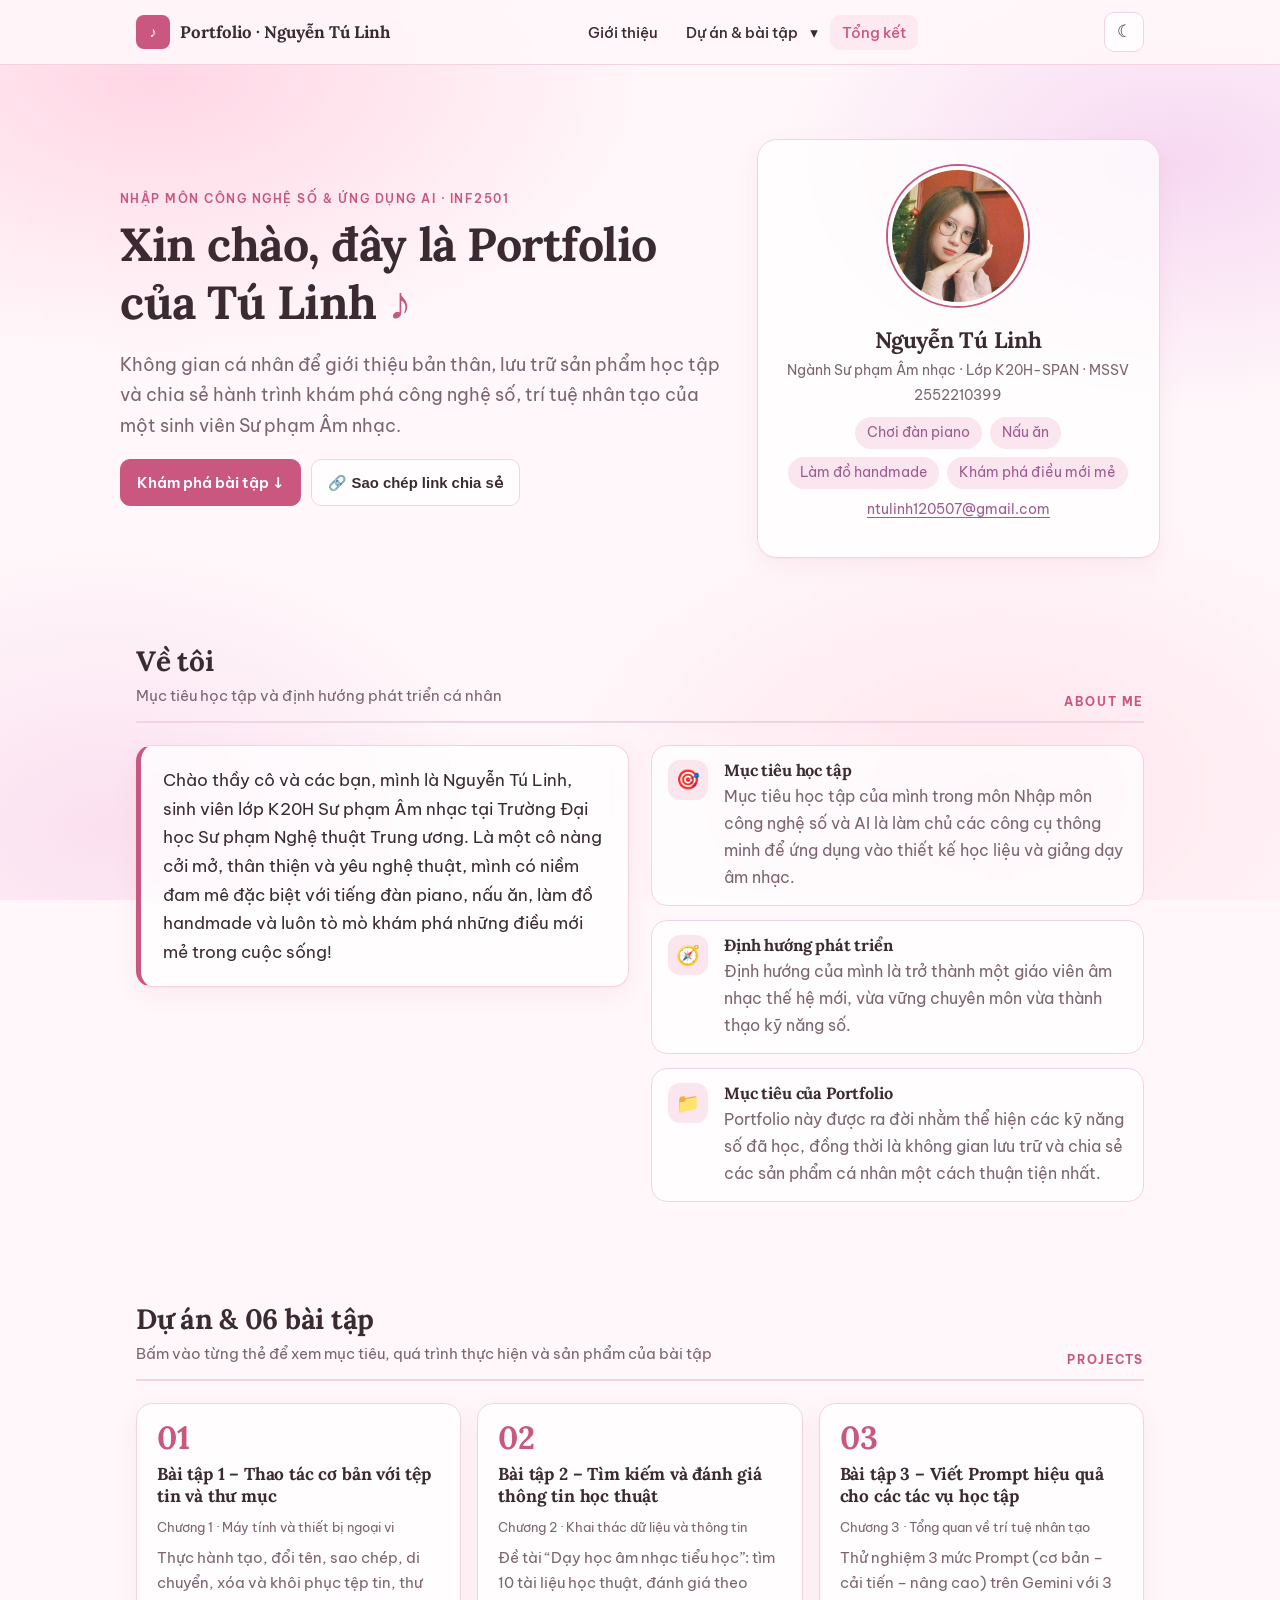
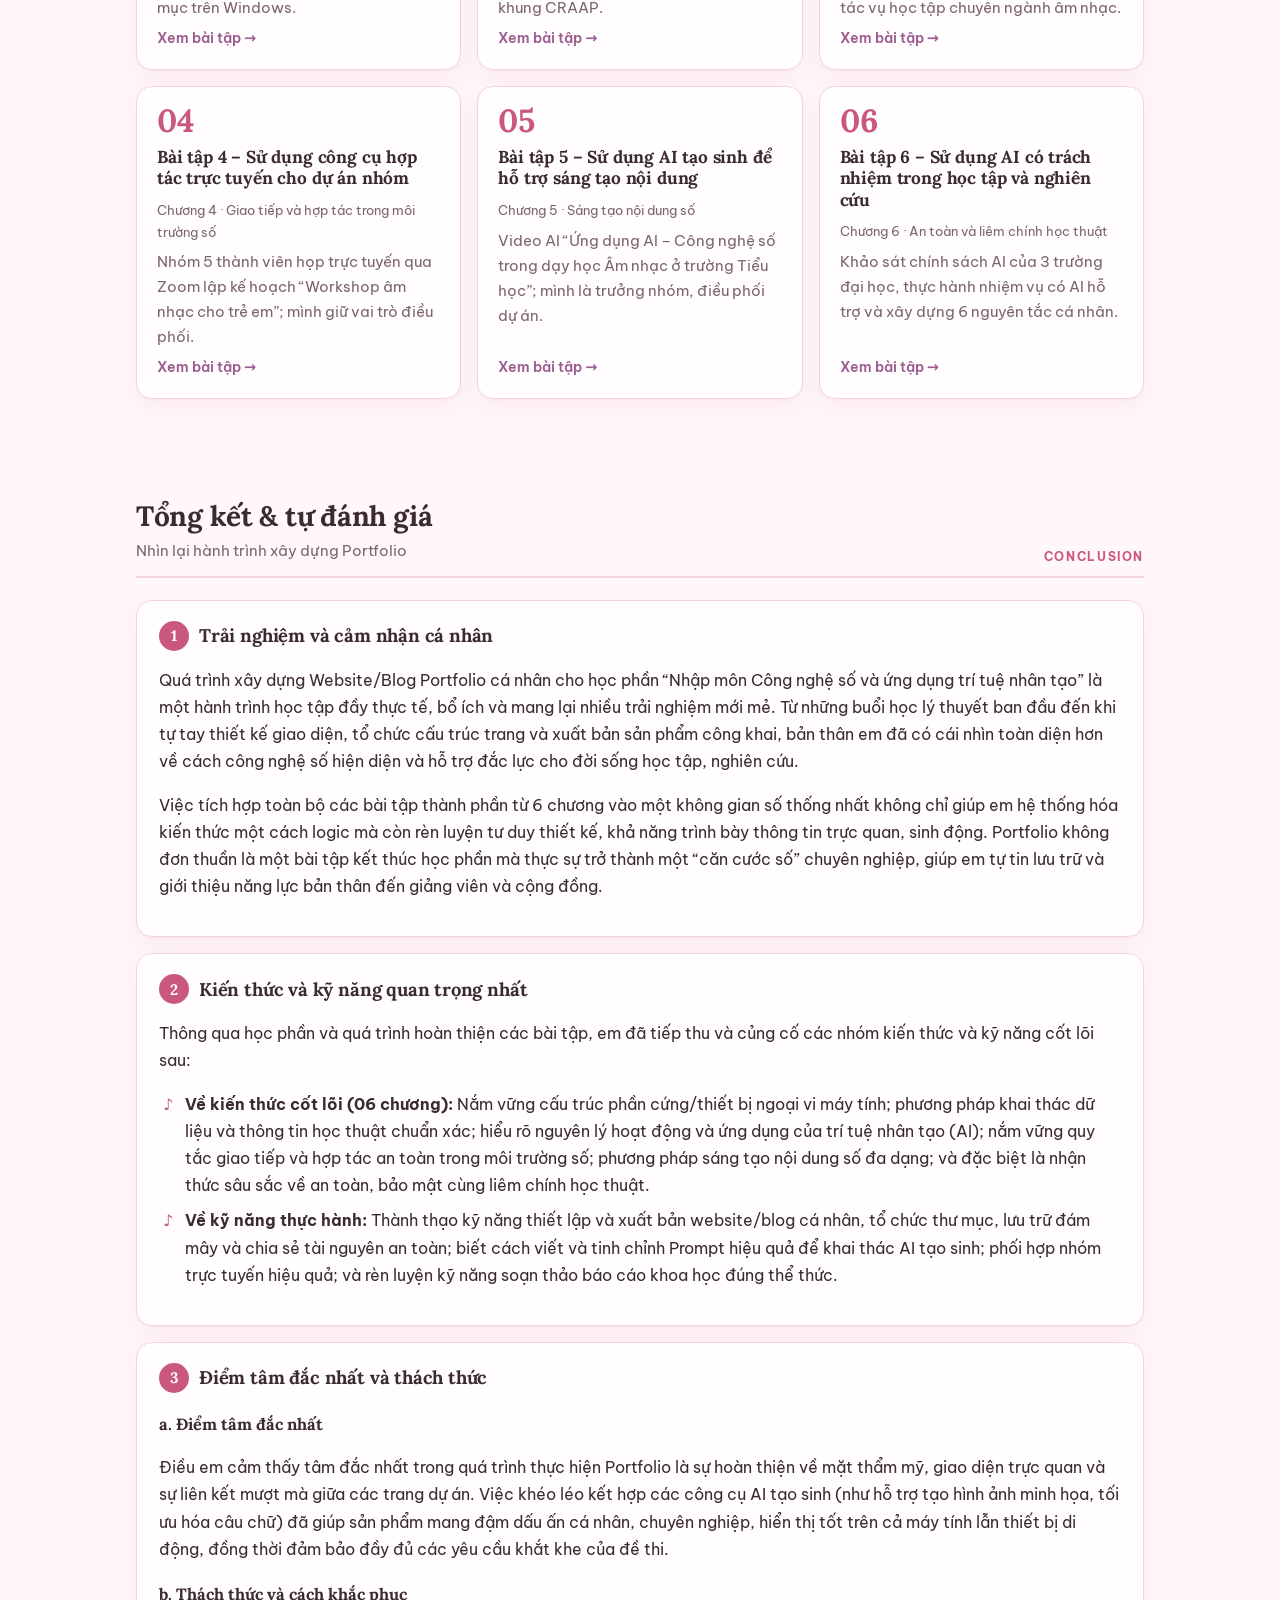
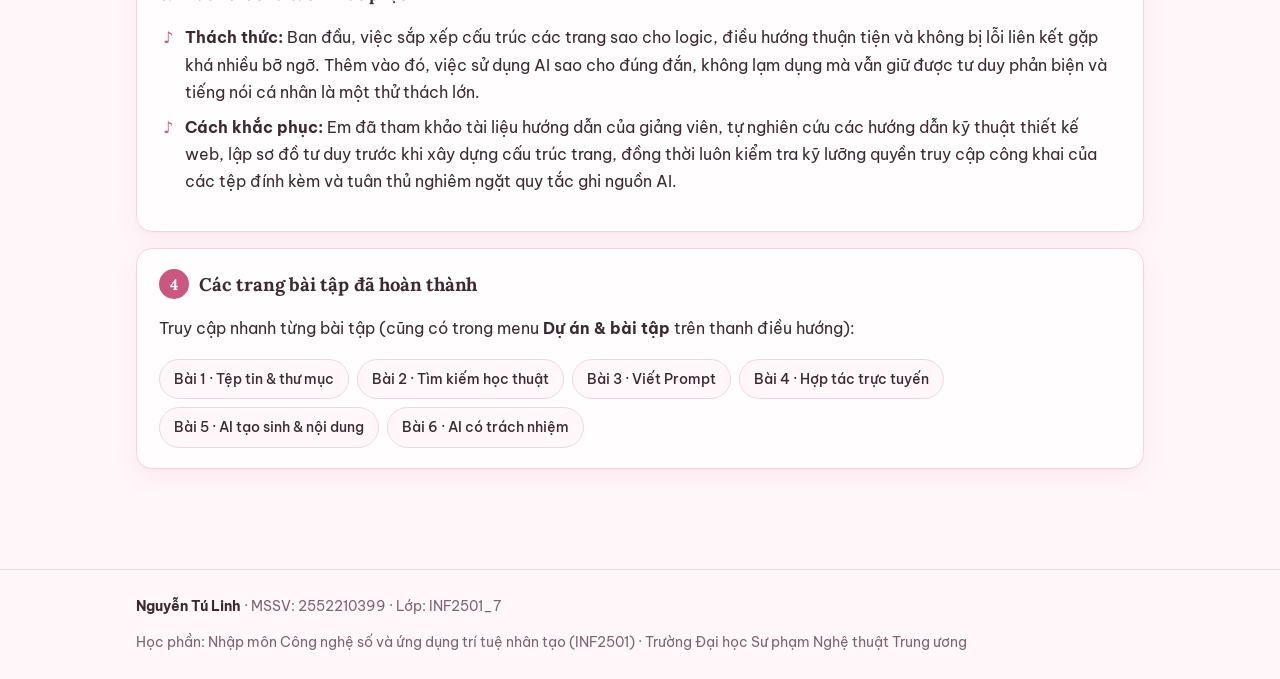
<file: index.html>
<!doctype html>
<html lang="vi">
<head>
<meta charset="utf-8">
<meta name="viewport" content="width=device-width, initial-scale=1">
<title>Trang chủ · Portfolio Nguyễn Tú Linh</title>
<meta name="description" content="Portfolio học phần Nhập môn Công nghệ số và ứng dụng AI của Nguyễn Tú Linh">
<meta name="author" content="Nguyễn Tú Linh">
<link rel="preconnect" href="https://fonts.googleapis.com"><link rel="preconnect" href="https://fonts.gstatic.com" crossorigin>
<link href="https://fonts.googleapis.com/css2?family=Be+Vietnam+Pro:wght@400;500;600;700&family=Lora:ital,wght@0,500;0,700;1,500&display=swap" rel="stylesheet">
<link rel="stylesheet" href="assets/css/style.css">
<link rel="icon" href="data:image/svg+xml,<svg xmlns='http://www.w3.org/2000/svg' viewBox='0 0 32 32'><rect width='32' height='32' rx='7' fill='%23e07a9b'/><text x='16' y='22' font-size='16' text-anchor='middle' fill='white' font-family='Georgia'>♪</text></svg>">
</head>
<body>
<a class="skip" href="#main">Bỏ qua điều hướng</a>
<header class="site-header">
  <div class="wrap nav">
    <a class="brand" href="index.html"><span class="seal">♪</span><span>Portfolio · Nguyễn Tú Linh</span></a>
    <ul class="menu" id="menu">
      <li><a href="index.html#gioi-thieu" data-spy="gioi-thieu">Giới thiệu</a></li>
      <li class="has-sub"><a href="index.html#du-an" data-spy="du-an">Dự án & bài tập</a><button class="drop" aria-expanded="false" aria-label="Mở danh sách bài tập">▾</button>
        <ul class="submenu"><li><a href="projects/bai-1.html">Bài 1. Thao tác cơ bản với tệp tin và thư mục<small>Chương 1</small></a></li><li><a href="projects/bai-2.html">Bài 2. Tìm kiếm và đánh giá thông tin học thuật<small>Chương 2</small></a></li><li><a href="projects/bai-3.html">Bài 3. Viết Prompt hiệu quả cho các tác vụ học tập<small>Chương 3</small></a></li><li><a href="projects/bai-4.html">Bài 4. Sử dụng công cụ hợp tác trực tuyến cho dự án nhóm<small>Chương 4</small></a></li><li><a href="projects/bai-5.html">Bài 5. Sử dụng AI tạo sinh để hỗ trợ sáng tạo nội dung<small>Chương 5</small></a></li><li><a href="projects/bai-6.html">Bài 6. Sử dụng AI có trách nhiệm trong học tập và nghiên cứu<small>Chương 6</small></a></li></ul></li>
      <li><a href="index.html#tong-ket" data-spy="tong-ket">Tổng kết</a></li>
    </ul>
    <div class="tools">
      <button class="icon-btn" id="theme-toggle" aria-label="Đổi chế độ sáng/tối">☾</button>
      <button class="icon-btn burger" id="burger" aria-label="Mở menu" aria-expanded="false">☰</button>
    </div>
  </div>
</header>

<main id="main">
  <section class="hero">
    <div class="wrap hero-grid">
      <div>
        <div class="eyebrow">Nhập môn Công nghệ số &amp; Ứng dụng AI · INF2501</div>
        <h1>Xin chào, đây là Portfolio của Tú Linh <span aria-hidden="true">♪</span></h1>
        <p class="lead">Không gian cá nhân để giới thiệu bản thân, lưu trữ sản phẩm học tập và chia sẻ hành trình khám phá công nghệ số, trí tuệ nhân tạo của một sinh viên Sư phạm Âm nhạc.</p>
        <div class="cta">
          <a class="btn primary" href="#du-an">Khám phá bài tập ↓</a>
          <button class="btn" id="copy-link" data-url="https://ntulinh120507.github.io/portfolio/">🔗 Sao chép link chia sẻ</button>
        </div>
      </div>
      <aside class="profile-card">
        <img src="assets/img/avatar.jpg" alt="Ảnh đại diện của Nguyễn Tú Linh" width="140" height="140">
        <h2>Nguyễn Tú Linh</h2>
        <p class="meta">Ngành Sư phạm Âm nhạc · Lớp K20H-SPAN · MSSV 2552210399</p>
        <ul class="chips"><li>Chơi đàn piano</li><li>Nấu ăn</li><li>Làm đồ handmade</li><li>Khám phá điều mới mẻ</li></ul>
        <p class="meta"><a href="mailto:ntulinh120507@gmail.com">ntulinh120507@gmail.com</a></p>
      </aside>
    </div>
  </section>

  <section id="gioi-thieu" class="block" aria-labelledby="gioi-thieu-title">
    <div class="wrap">
      <div class="sec-head"><div><h2 id="gioi-thieu-title">Về tôi</h2><p>Mục tiêu học tập và định hướng phát triển cá nhân</p></div><span class="sec-tag">About me</span></div>
      <div class="about-grid">
        <div class="card quote"><p>Chào thầy cô và các bạn, mình là Nguyễn Tú Linh, sinh viên lớp K20H Sư phạm Âm nhạc tại Trường Đại học Sư phạm Nghệ thuật Trung ương. Là một cô nàng cởi mở, thân thiện và yêu nghệ thuật, mình có niềm đam mê đặc biệt với tiếng đàn piano, nấu ăn, làm đồ handmade và luôn tò mò khám phá những điều mới mẻ trong cuộc sống!</p></div>
        <div class="about-points">
          <div class="point"><span class="ic">🎯</span><div><h3>Mục tiêu học tập</h3><p>Mục tiêu học tập của mình trong môn Nhập môn công nghệ số và AI là làm chủ các công cụ thông minh để ứng dụng vào thiết kế học liệu và giảng dạy âm nhạc.</p></div></div>
          <div class="point"><span class="ic">🧭</span><div><h3>Định hướng phát triển</h3><p>Định hướng của mình là trở thành một giáo viên âm nhạc thế hệ mới, vừa vững chuyên môn vừa thành thạo kỹ năng số.</p></div></div>
          <div class="point"><span class="ic">📁</span><div><h3>Mục tiêu của Portfolio</h3><p>Portfolio này được ra đời nhằm thể hiện các kỹ năng số đã học, đồng thời là không gian lưu trữ và chia sẻ các sản phẩm cá nhân một cách thuận tiện nhất.</p></div></div>
        </div>
      </div>
    </div>
  </section>

  <section id="du-an" class="block alt" aria-labelledby="du-an-title">
    <div class="wrap">
      <div class="sec-head"><div><h2 id="du-an-title">Dự án &amp; 06 bài tập</h2><p>Bấm vào từng thẻ để xem mục tiêu, quá trình thực hiện và sản phẩm của bài tập</p></div><span class="sec-tag">Projects</span></div>
      <div class="proj-grid"><a class="proj" href="projects/bai-1.html">
      <span class="num">01</span>
      <h3>Bài tập 1 – Thao tác cơ bản với tệp tin và thư mục</h3>
      <span class="ch">Chương 1 · Máy tính và thiết bị ngoại vi</span>
      <span class="desc">Thực hành tạo, đổi tên, sao chép, di chuyển, xóa và khôi phục tệp tin, thư mục trên Windows.</span>
      <span class="go">Xem bài tập →</span></a><a class="proj" href="projects/bai-2.html">
      <span class="num">02</span>
      <h3>Bài tập 2 – Tìm kiếm và đánh giá thông tin học thuật</h3>
      <span class="ch">Chương 2 · Khai thác dữ liệu và thông tin</span>
      <span class="desc">Đề tài “Dạy học âm nhạc tiểu học”: tìm 10 tài liệu học thuật, đánh giá theo khung CRAAP.</span>
      <span class="go">Xem bài tập →</span></a><a class="proj" href="projects/bai-3.html">
      <span class="num">03</span>
      <h3>Bài tập 3 – Viết Prompt hiệu quả cho các tác vụ học tập</h3>
      <span class="ch">Chương 3 · Tổng quan về trí tuệ nhân tạo</span>
      <span class="desc">Thử nghiệm 3 mức Prompt (cơ bản – cải tiến – nâng cao) trên Gemini với 3 tác vụ học tập chuyên ngành âm nhạc.</span>
      <span class="go">Xem bài tập →</span></a><a class="proj" href="projects/bai-4.html">
      <span class="num">04</span>
      <h3>Bài tập 4 – Sử dụng công cụ hợp tác trực tuyến cho dự án nhóm</h3>
      <span class="ch">Chương 4 · Giao tiếp và hợp tác trong môi trường số</span>
      <span class="desc">Nhóm 5 thành viên họp trực tuyến qua Zoom lập kế hoạch “Workshop âm nhạc cho trẻ em”; mình giữ vai trò điều phối.</span>
      <span class="go">Xem bài tập →</span></a><a class="proj" href="projects/bai-5.html">
      <span class="num">05</span>
      <h3>Bài tập 5 – Sử dụng AI tạo sinh để hỗ trợ sáng tạo nội dung</h3>
      <span class="ch">Chương 5 · Sáng tạo nội dung số</span>
      <span class="desc">Video AI “Ứng dụng AI – Công nghệ số trong dạy học Âm nhạc ở trường Tiểu học”; mình là trưởng nhóm, điều phối dự án.</span>
      <span class="go">Xem bài tập →</span></a><a class="proj" href="projects/bai-6.html">
      <span class="num">06</span>
      <h3>Bài tập 6 – Sử dụng AI có trách nhiệm trong học tập và nghiên cứu</h3>
      <span class="ch">Chương 6 · An toàn và liêm chính học thuật</span>
      <span class="desc">Khảo sát chính sách AI của 3 trường đại học, thực hành nhiệm vụ có AI hỗ trợ và xây dựng 6 nguyên tắc cá nhân.</span>
      <span class="go">Xem bài tập →</span></a></div>
    </div>
  </section>

  <section id="tong-ket" class="block" aria-labelledby="tong-ket-title">
    <div class="wrap">
      <div class="sec-head"><div><h2 id="tong-ket-title">Tổng kết &amp; tự đánh giá</h2><p>Nhìn lại hành trình xây dựng Portfolio</p></div><span class="sec-tag">Conclusion</span></div>
      <div class="concl">
        <article class="card">
          <h3><span class="n">1</span> Trải nghiệm và cảm nhận cá nhân</h3>
          <p>Quá trình xây dựng Website/Blog Portfolio cá nhân cho học phần “Nhập môn Công nghệ số và ứng dụng trí tuệ nhân tạo” là một hành trình học tập đầy thực tế, bổ ích và mang lại nhiều trải nghiệm mới mẻ. Từ những buổi học lý thuyết ban đầu đến khi tự tay thiết kế giao diện, tổ chức cấu trúc trang và xuất bản sản phẩm công khai, bản thân em đã có cái nhìn toàn diện hơn về cách công nghệ số hiện diện và hỗ trợ đắc lực cho đời sống học tập, nghiên cứu.</p><p>Việc tích hợp toàn bộ các bài tập thành phần từ 6 chương vào một không gian số thống nhất không chỉ giúp em hệ thống hóa kiến thức một cách logic mà còn rèn luyện tư duy thiết kế, khả năng trình bày thông tin trực quan, sinh động. Portfolio không đơn thuần là một bài tập kết thúc học phần mà thực sự trở thành một “căn cước số” chuyên nghiệp, giúp em tự tin lưu trữ và giới thiệu năng lực bản thân đến giảng viên và cộng đồng.</p>
        </article>
        <article class="card">
          <h3><span class="n">2</span> Kiến thức và kỹ năng quan trọng nhất</h3>
          <p>Thông qua học phần và quá trình hoàn thiện các bài tập, em đã tiếp thu và củng cố các nhóm kiến thức và kỹ năng cốt lõi sau:</p>
          <ul class="tick"><li><b>Về kiến thức cốt lõi (06 chương):</b> Nắm vững cấu trúc phần cứng/thiết bị ngoại vi máy tính; phương pháp khai thác dữ liệu và thông tin học thuật chuẩn xác; hiểu rõ nguyên lý hoạt động và ứng dụng của trí tuệ nhân tạo (AI); nắm vững quy tắc giao tiếp và hợp tác an toàn trong môi trường số; phương pháp sáng tạo nội dung số đa dạng; và đặc biệt là nhận thức sâu sắc về an toàn, bảo mật cùng liêm chính học thuật.</li><li><b>Về kỹ năng thực hành:</b> Thành thạo kỹ năng thiết lập và xuất bản website/blog cá nhân, tổ chức thư mục, lưu trữ đám mây và chia sẻ tài nguyên an toàn; biết cách viết và tinh chỉnh Prompt hiệu quả để khai thác AI tạo sinh; phối hợp nhóm trực tuyến hiệu quả; và rèn luyện kỹ năng soạn thảo báo cáo khoa học đúng thể thức.</li></ul>
        </article>
        <article class="card">
          <h3><span class="n">3</span> Điểm tâm đắc nhất và thách thức</h3>
          <h4>a. Điểm tâm đắc nhất</h4><p>Điều em cảm thấy tâm đắc nhất trong quá trình thực hiện Portfolio là sự hoàn thiện về mặt thẩm mỹ, giao diện trực quan và sự liên kết mượt mà giữa các trang dự án. Việc khéo léo kết hợp các công cụ AI tạo sinh (như hỗ trợ tạo hình ảnh minh họa, tối ưu hóa câu chữ) đã giúp sản phẩm mang đậm dấu ấn cá nhân, chuyên nghiệp, hiển thị tốt trên cả máy tính lẫn thiết bị di động, đồng thời đảm bảo đầy đủ các yêu cầu khắt khe của đề thi.</p>
          <h4>b. Thách thức và cách khắc phục</h4>
          <ul class="tick"><li><b>Thách thức:</b> Ban đầu, việc sắp xếp cấu trúc các trang sao cho logic, điều hướng thuận tiện và không bị lỗi liên kết gặp khá nhiều bỡ ngỡ. Thêm vào đó, việc sử dụng AI sao cho đúng đắn, không lạm dụng mà vẫn giữ được tư duy phản biện và tiếng nói cá nhân là một thử thách lớn.</li><li><b>Cách khắc phục:</b> Em đã tham khảo tài liệu hướng dẫn của giảng viên, tự nghiên cứu các hướng dẫn kỹ thuật thiết kế web, lập sơ đồ tư duy trước khi xây dựng cấu trúc trang, đồng thời luôn kiểm tra kỹ lưỡng quyền truy cập công khai của các tệp đính kèm và tuân thủ nghiêm ngặt quy tắc ghi nguồn AI.</li></ul>
        </article>
        <article class="card links-card">
          <h3><span class="n">4</span> Các trang bài tập đã hoàn thành</h3>
          <p>Truy cập nhanh từng bài tập (cũng có trong menu <b>Dự án &amp; bài tập</b> trên thanh điều hướng):</p>
          <div class="chip-row"><a class="chip-link" href="projects/bai-1.html">Bài 1 · Tệp tin &amp; thư mục</a><a class="chip-link" href="projects/bai-2.html">Bài 2 · Tìm kiếm học thuật</a><a class="chip-link" href="projects/bai-3.html">Bài 3 · Viết Prompt</a><a class="chip-link" href="projects/bai-4.html">Bài 4 · Hợp tác trực tuyến</a><a class="chip-link" href="projects/bai-5.html">Bài 5 · AI tạo sinh &amp; nội dung</a><a class="chip-link" href="projects/bai-6.html">Bài 6 · AI có trách nhiệm</a></div>
        </article>
      </div>
    </div>
  </section>
</main>
<footer class="site-footer">
  <div class="wrap">
    <div><b>Nguyễn Tú Linh</b> · MSSV: 2552210399 · Lớp: INF2501_7</div>
    <div>Học phần: Nhập môn Công nghệ số và ứng dụng trí tuệ nhân tạo (INF2501) · Trường Đại học Sư phạm Nghệ thuật Trung ương</div>
  </div>
</footer>
<div class="lightbox" id="lightbox" hidden><button class="lb-close" aria-label="Đóng">✕</button><img alt=""><p></p></div>
<div class="toast" id="toast" role="status" aria-live="polite"></div>
<script src="assets/js/main.js"></script>
</body>
</html>
</file>
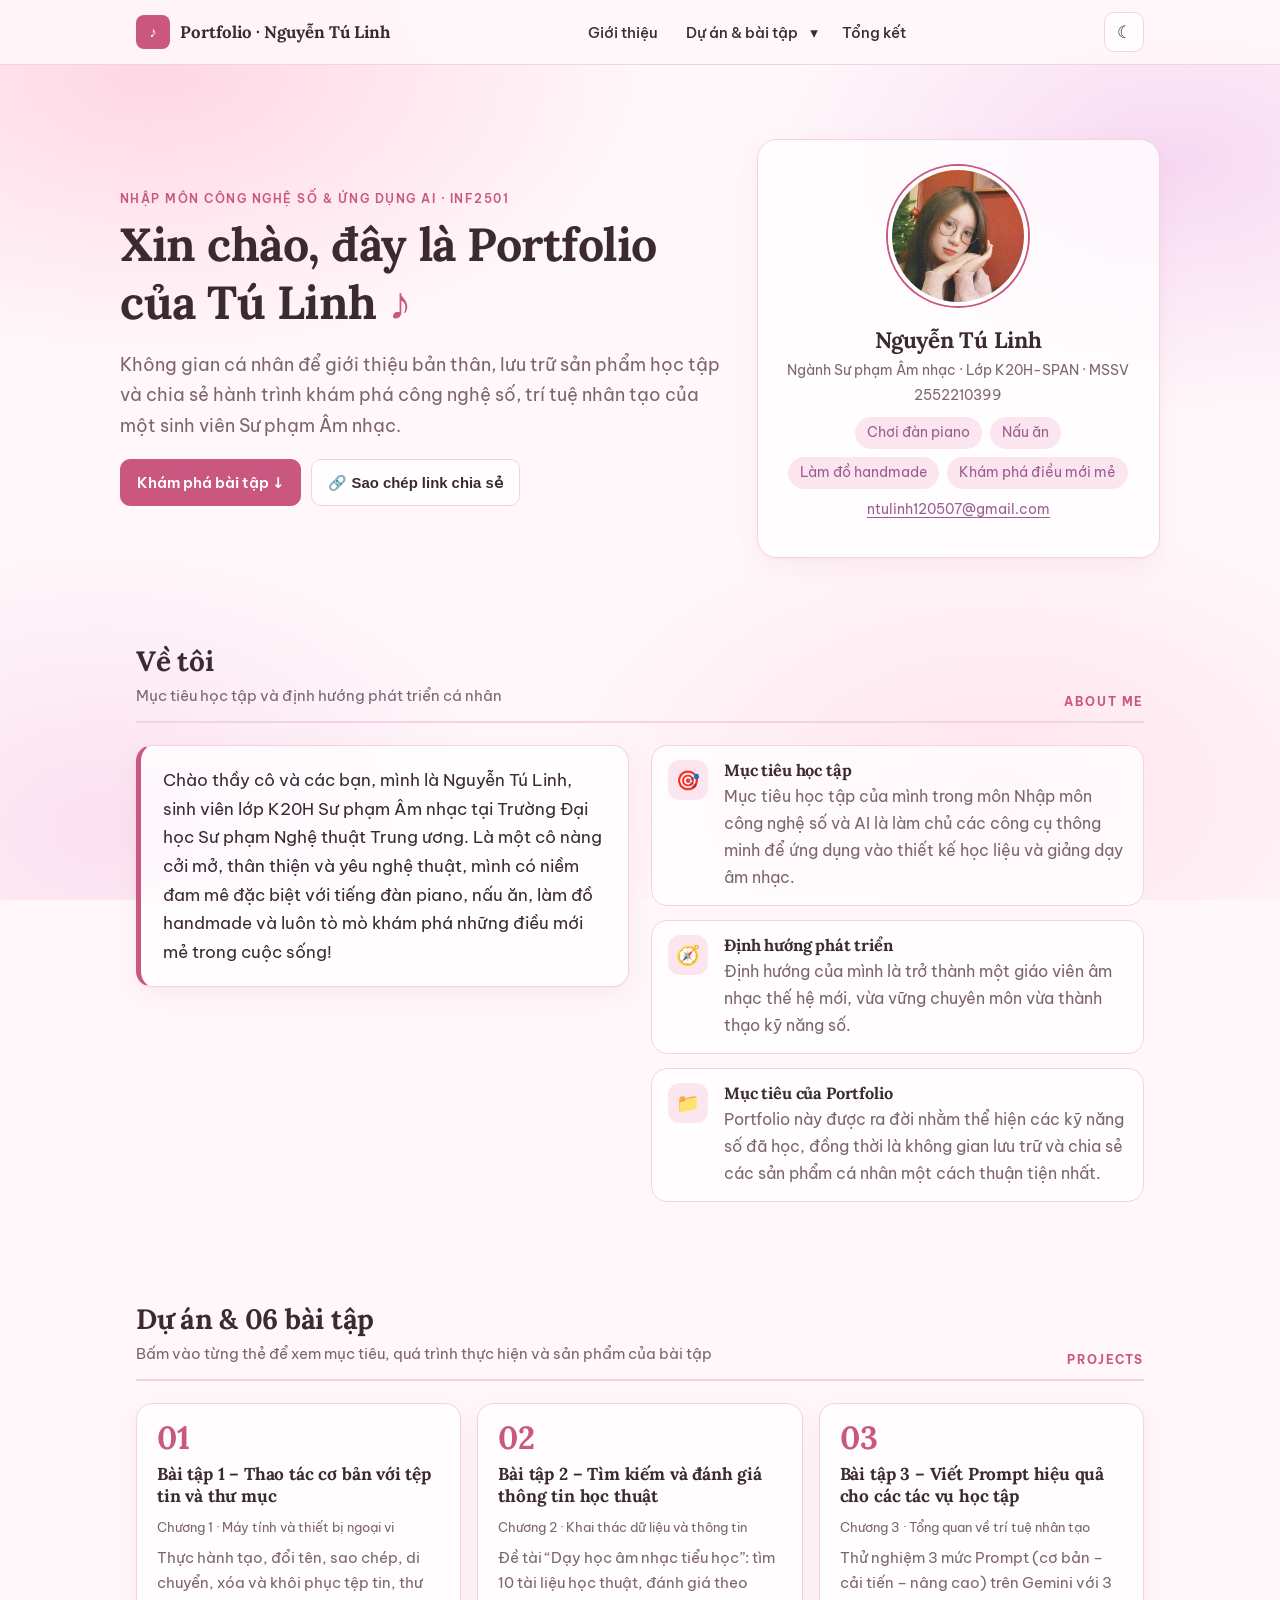
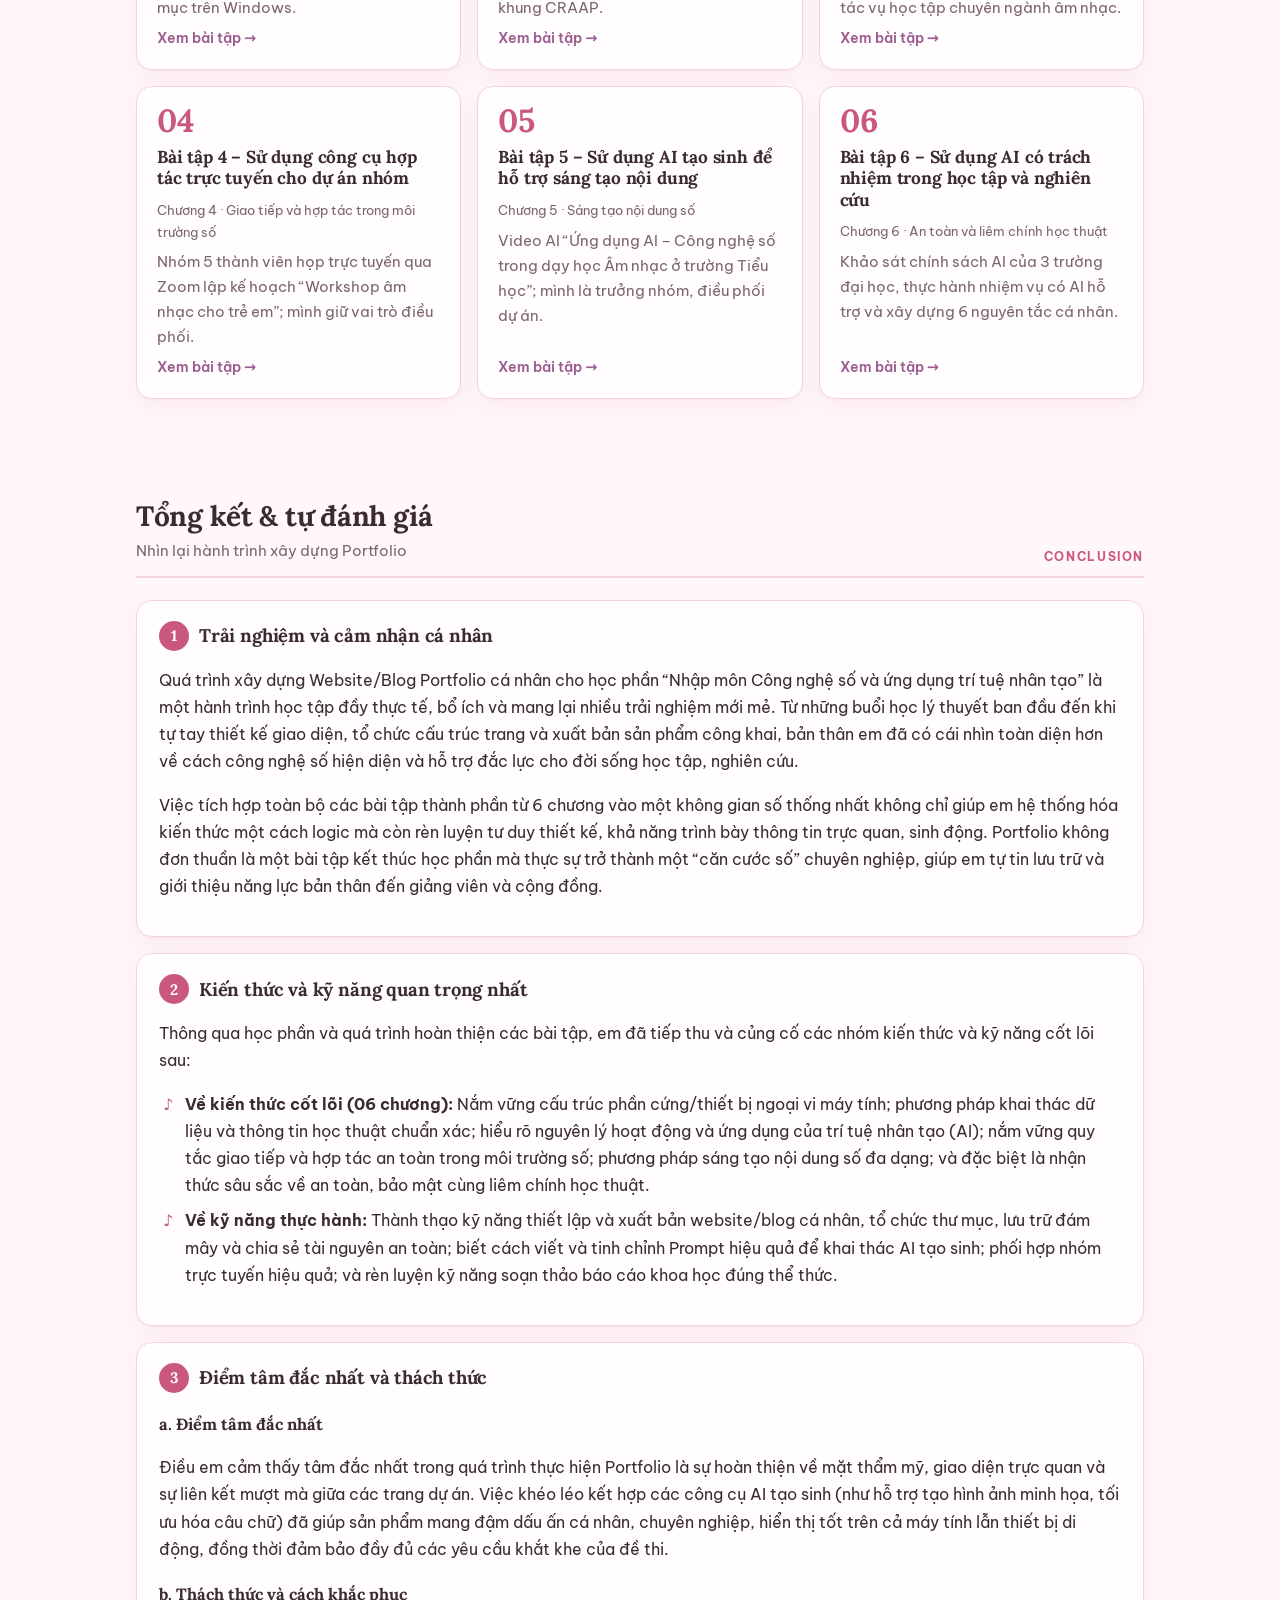
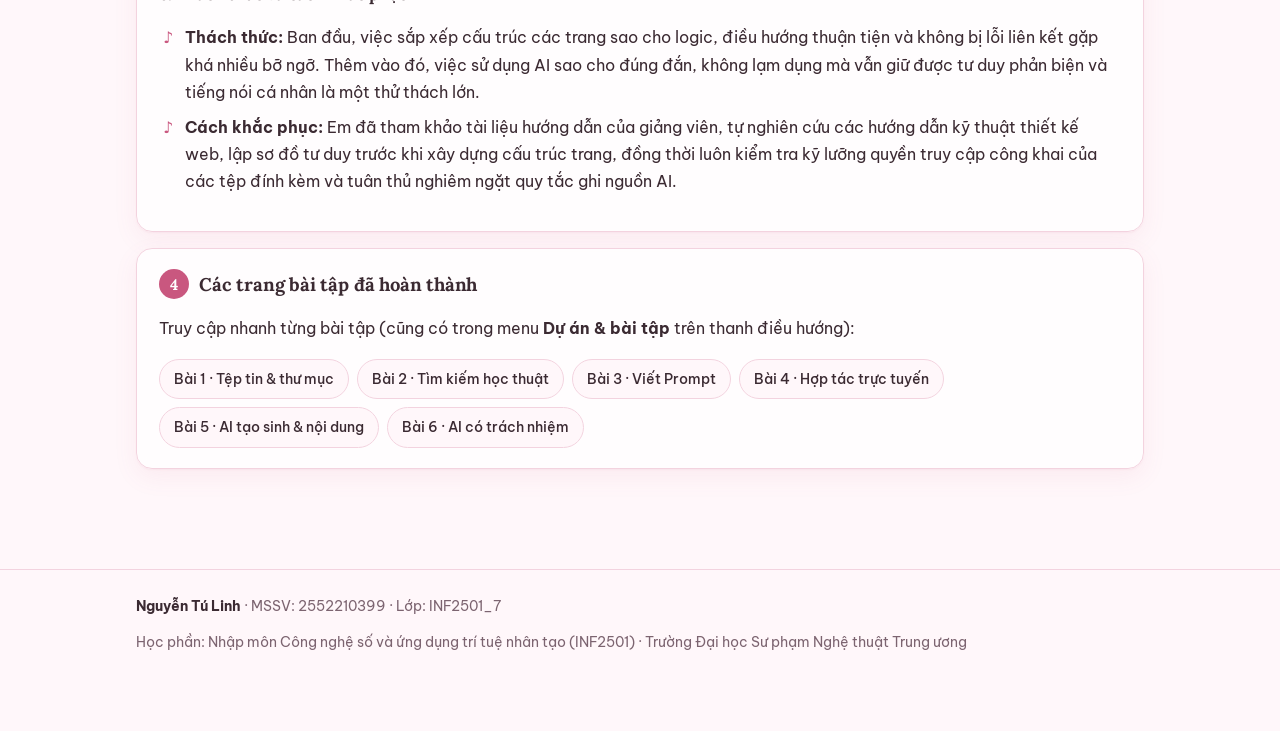
<file: conclusion.html>
<!doctype html><html lang="vi"><head><meta charset="utf-8"><meta http-equiv="refresh" content="0; url=index.html#tong-ket"><link rel="canonical" href="index.html#tong-ket"><title>Đang chuyển trang…</title></head><body><p><a href="index.html#tong-ket">Bấm vào đây nếu trang không tự chuyển.</a></p></body></html>
</file>
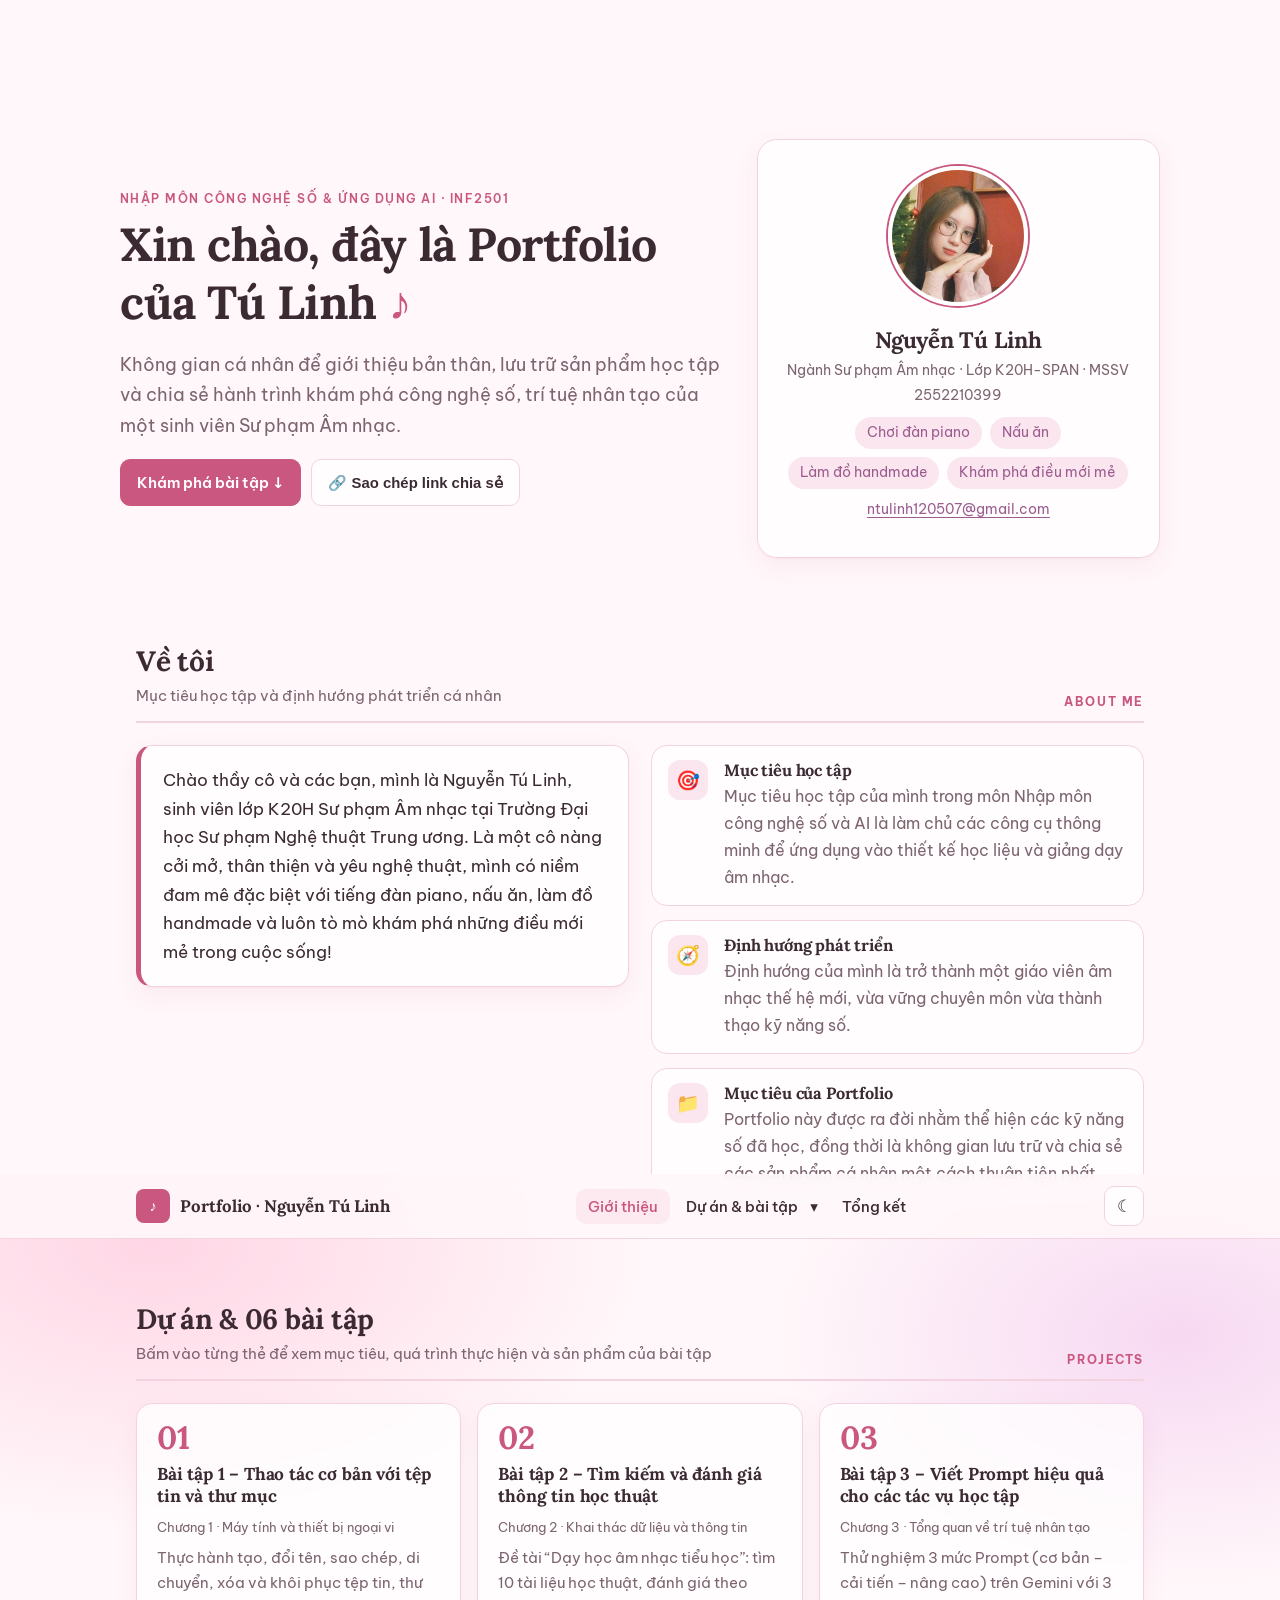
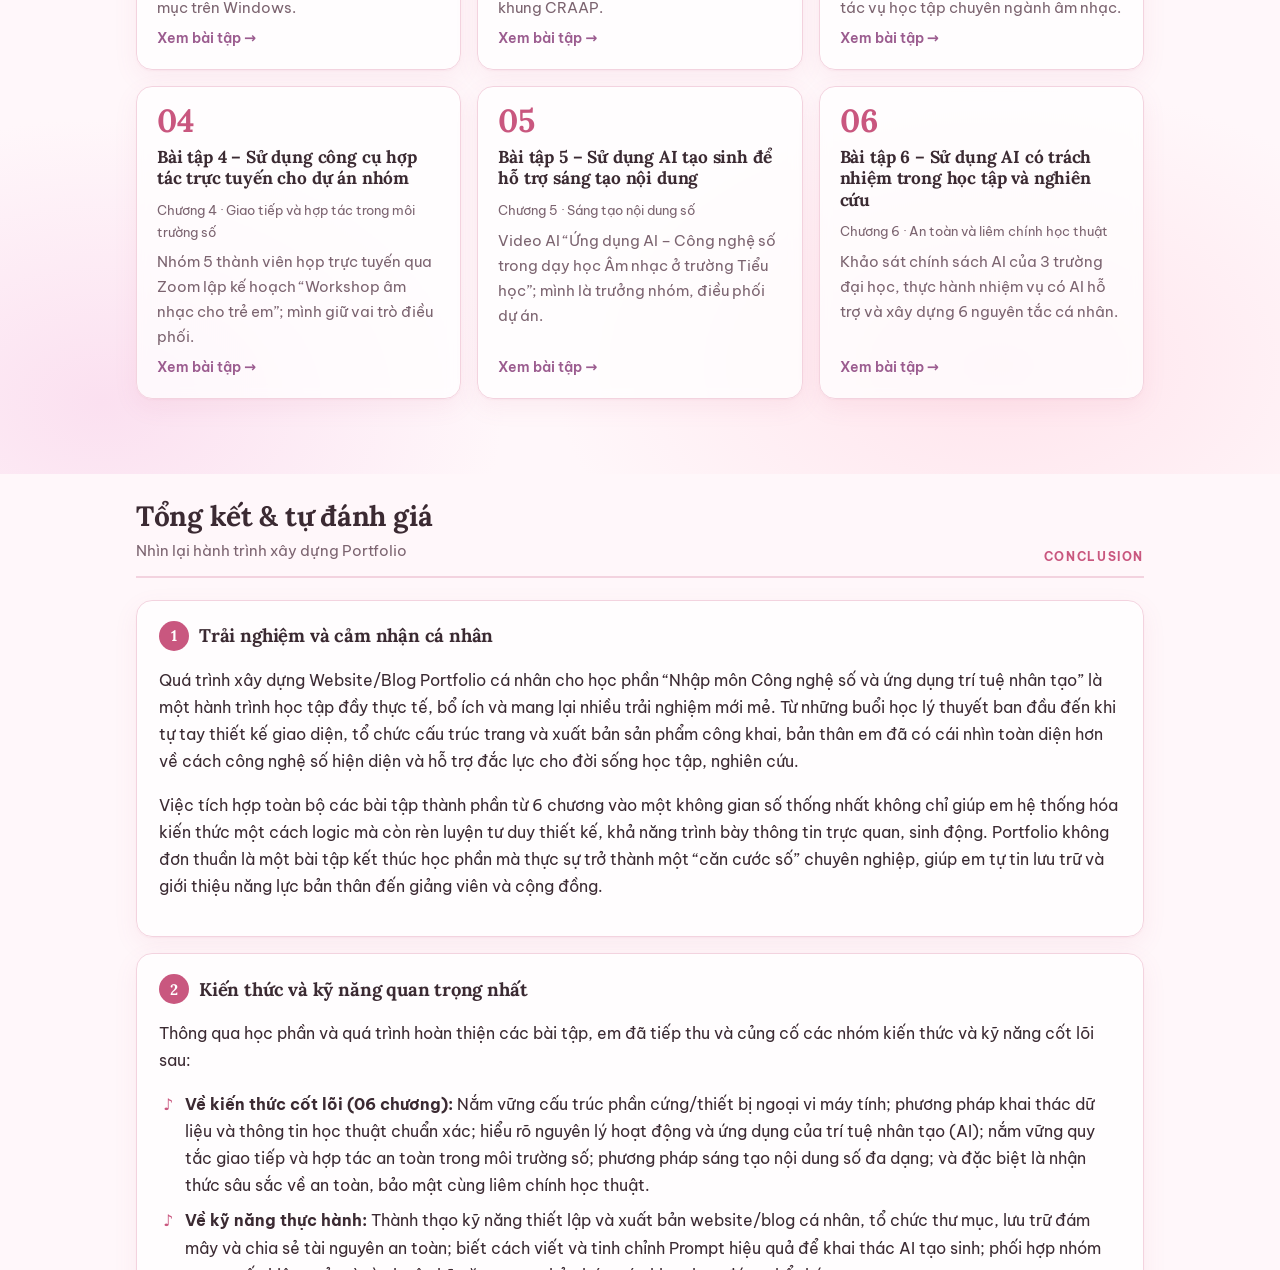
<file: projects.html>
<!doctype html><html lang="vi"><head><meta charset="utf-8"><meta http-equiv="refresh" content="0; url=index.html#du-an"><link rel="canonical" href="index.html#du-an"><title>Đang chuyển trang…</title></head><body><p><a href="index.html#du-an">Bấm vào đây nếu trang không tự chuyển.</a></p></body></html>
</file>
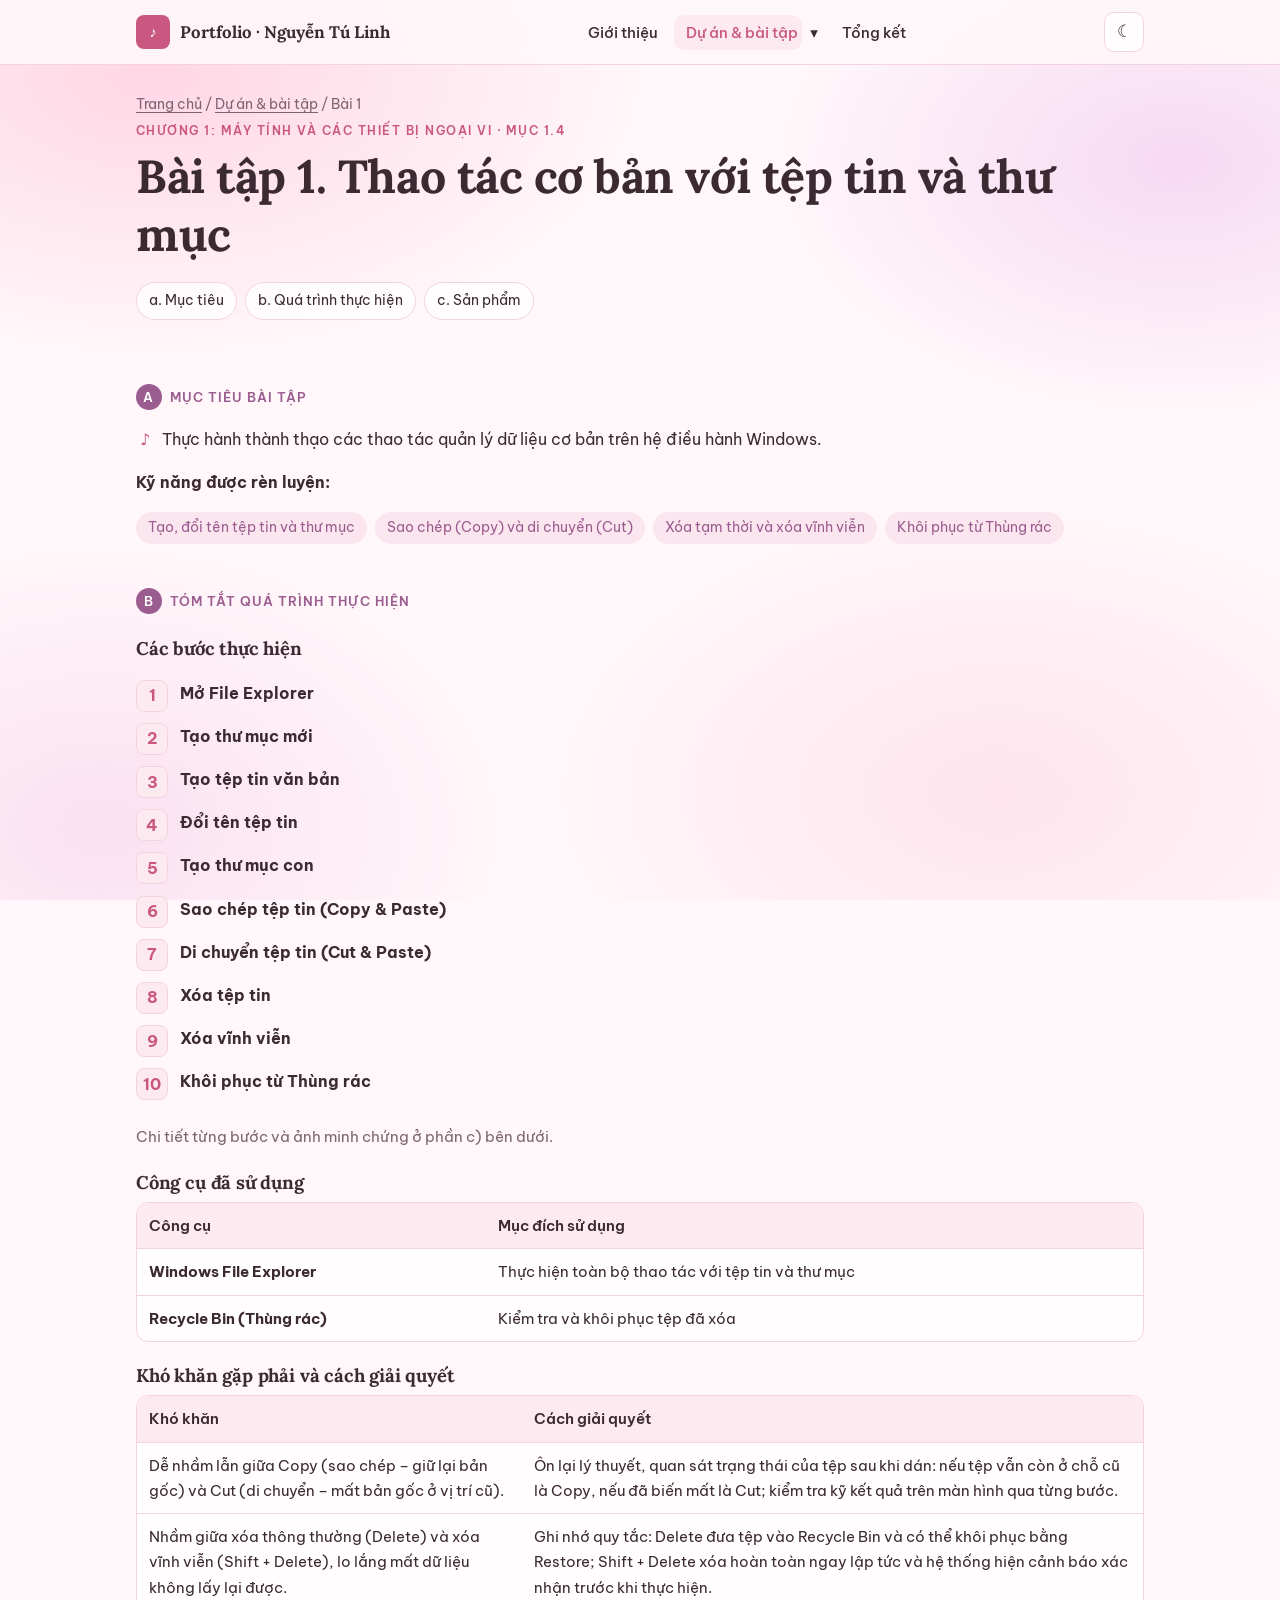
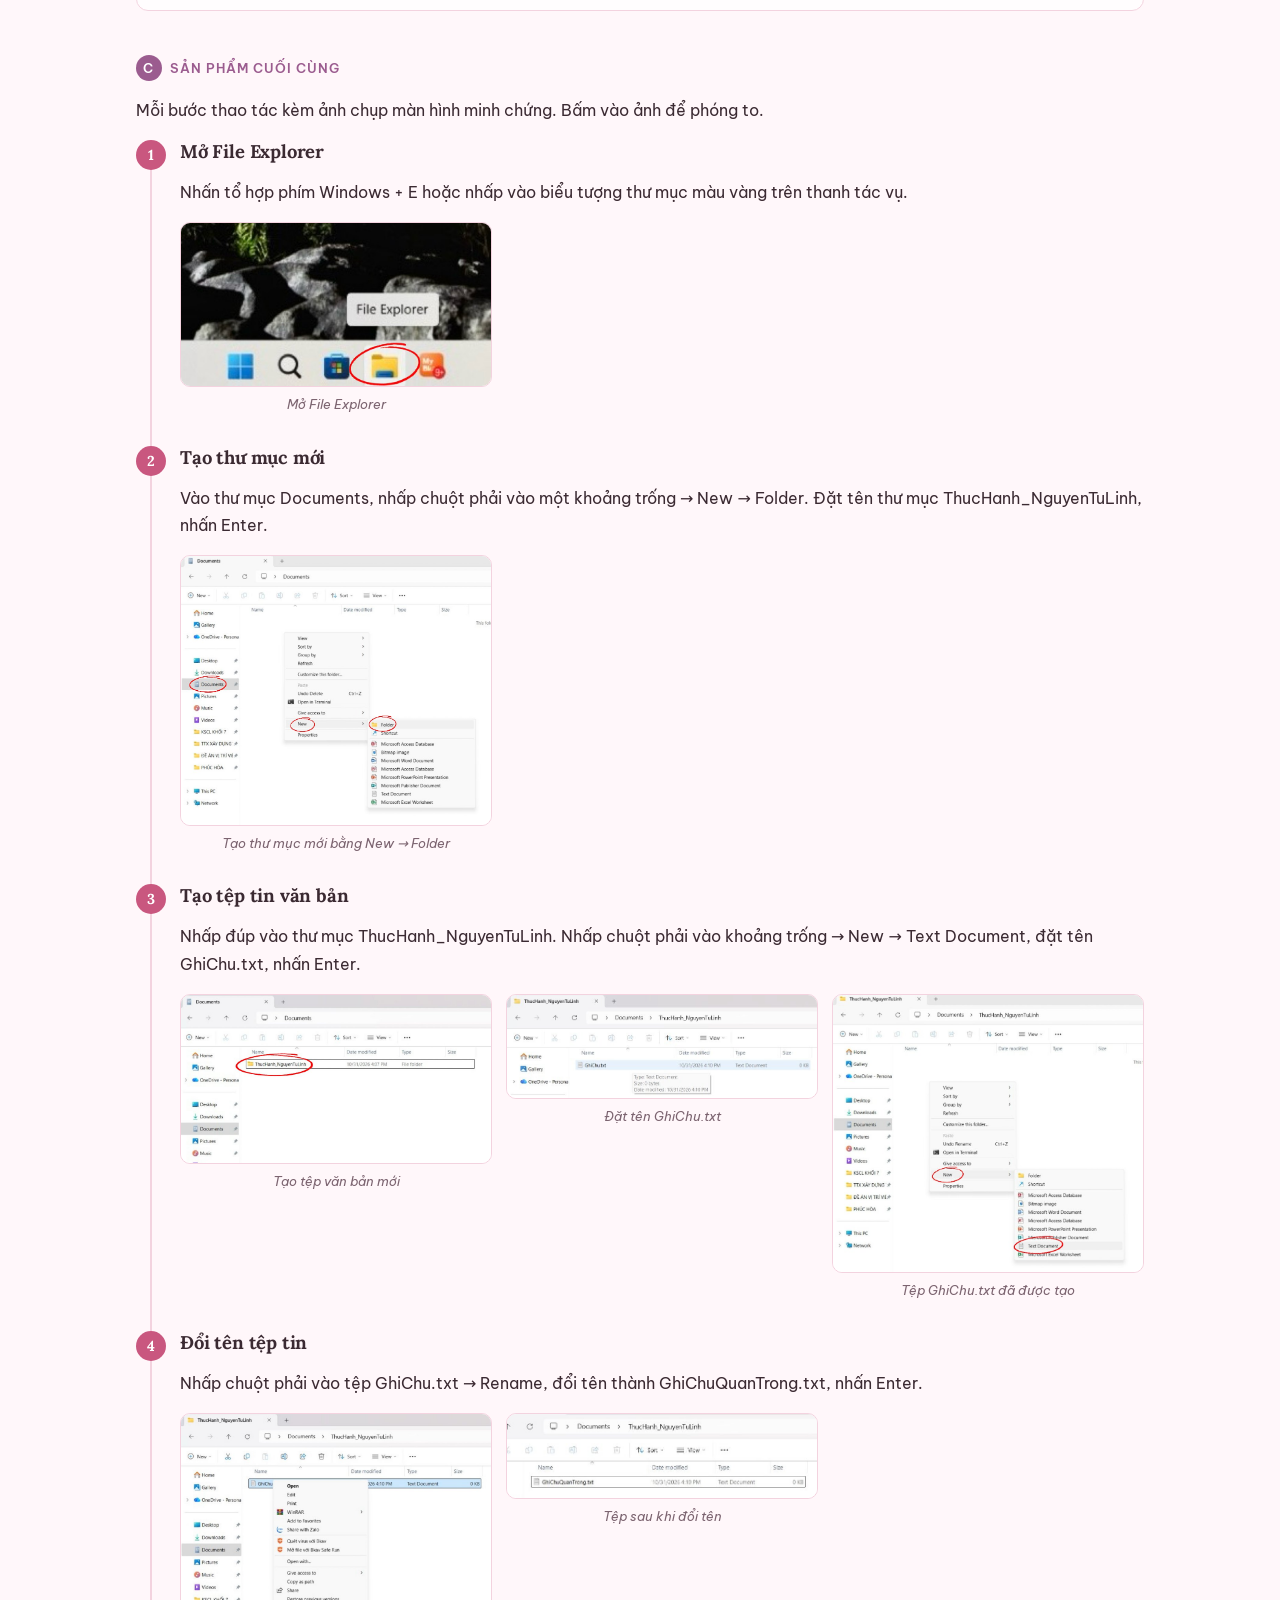
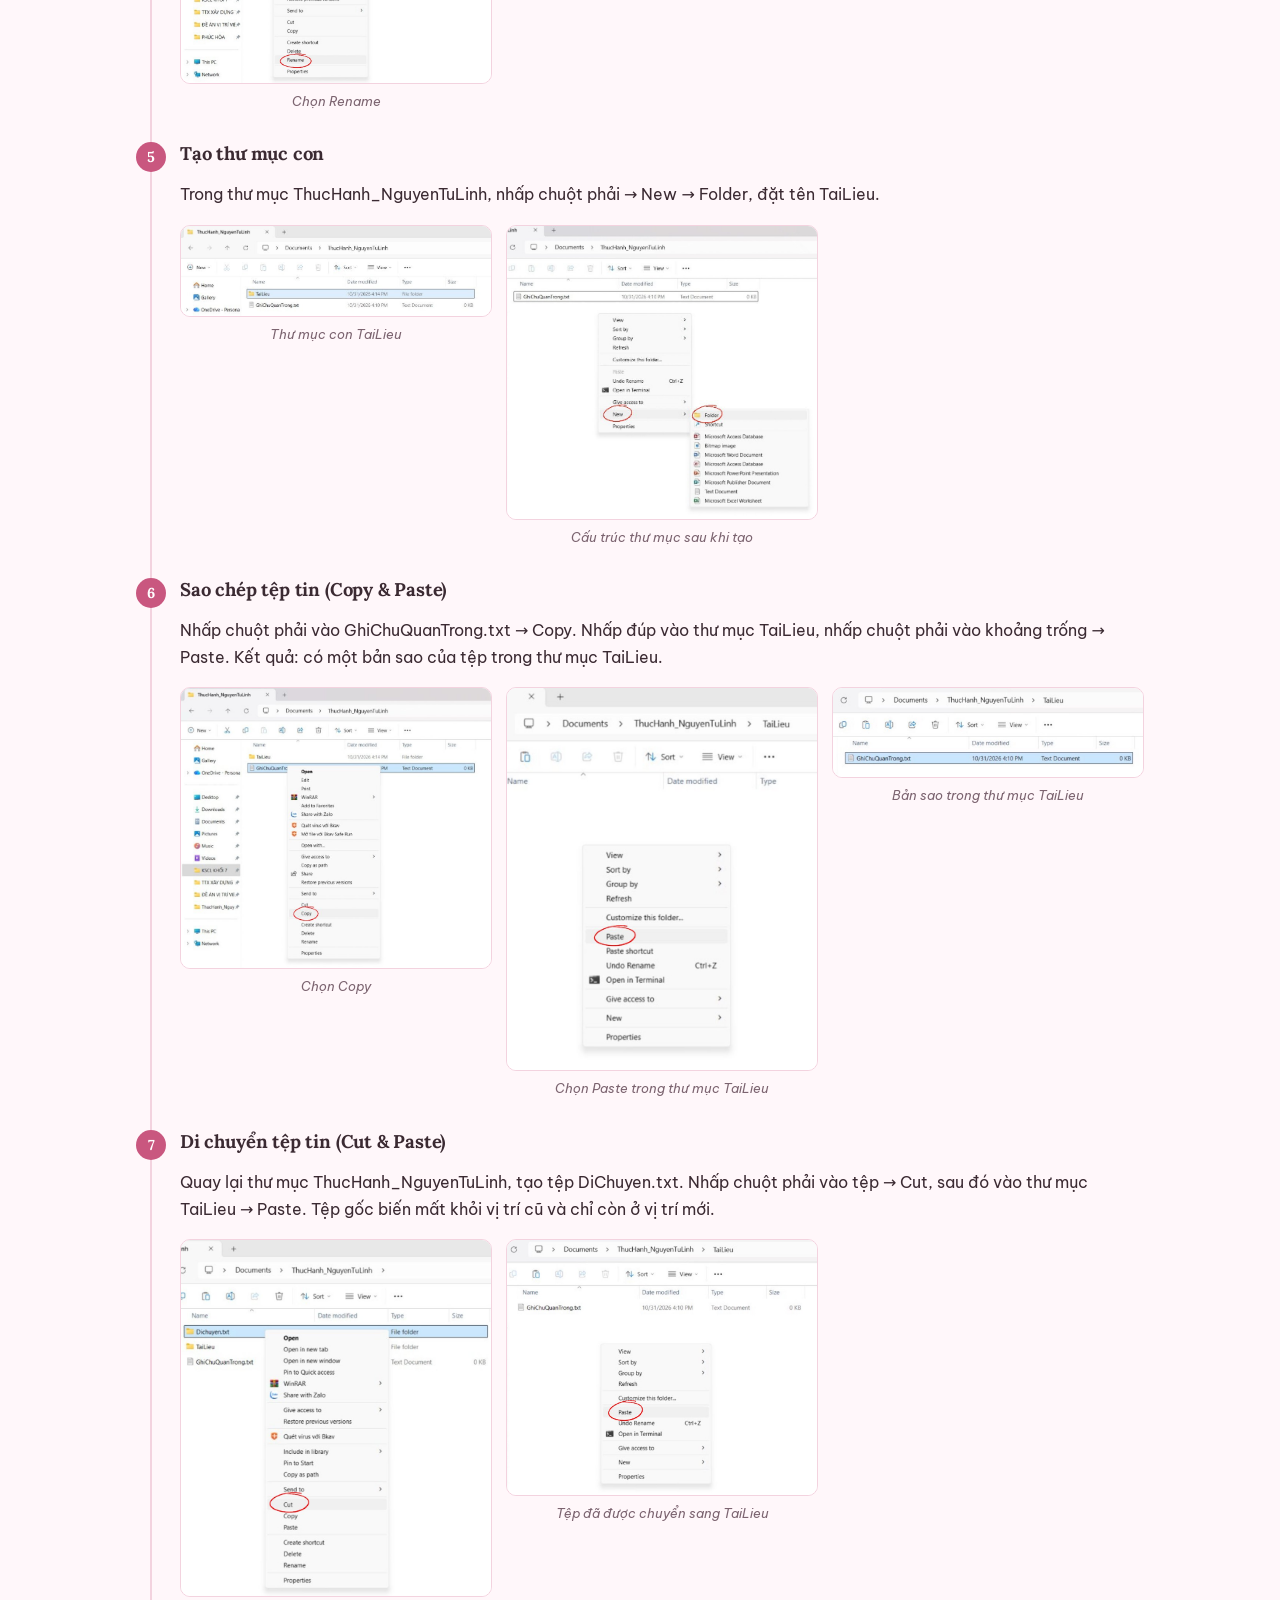
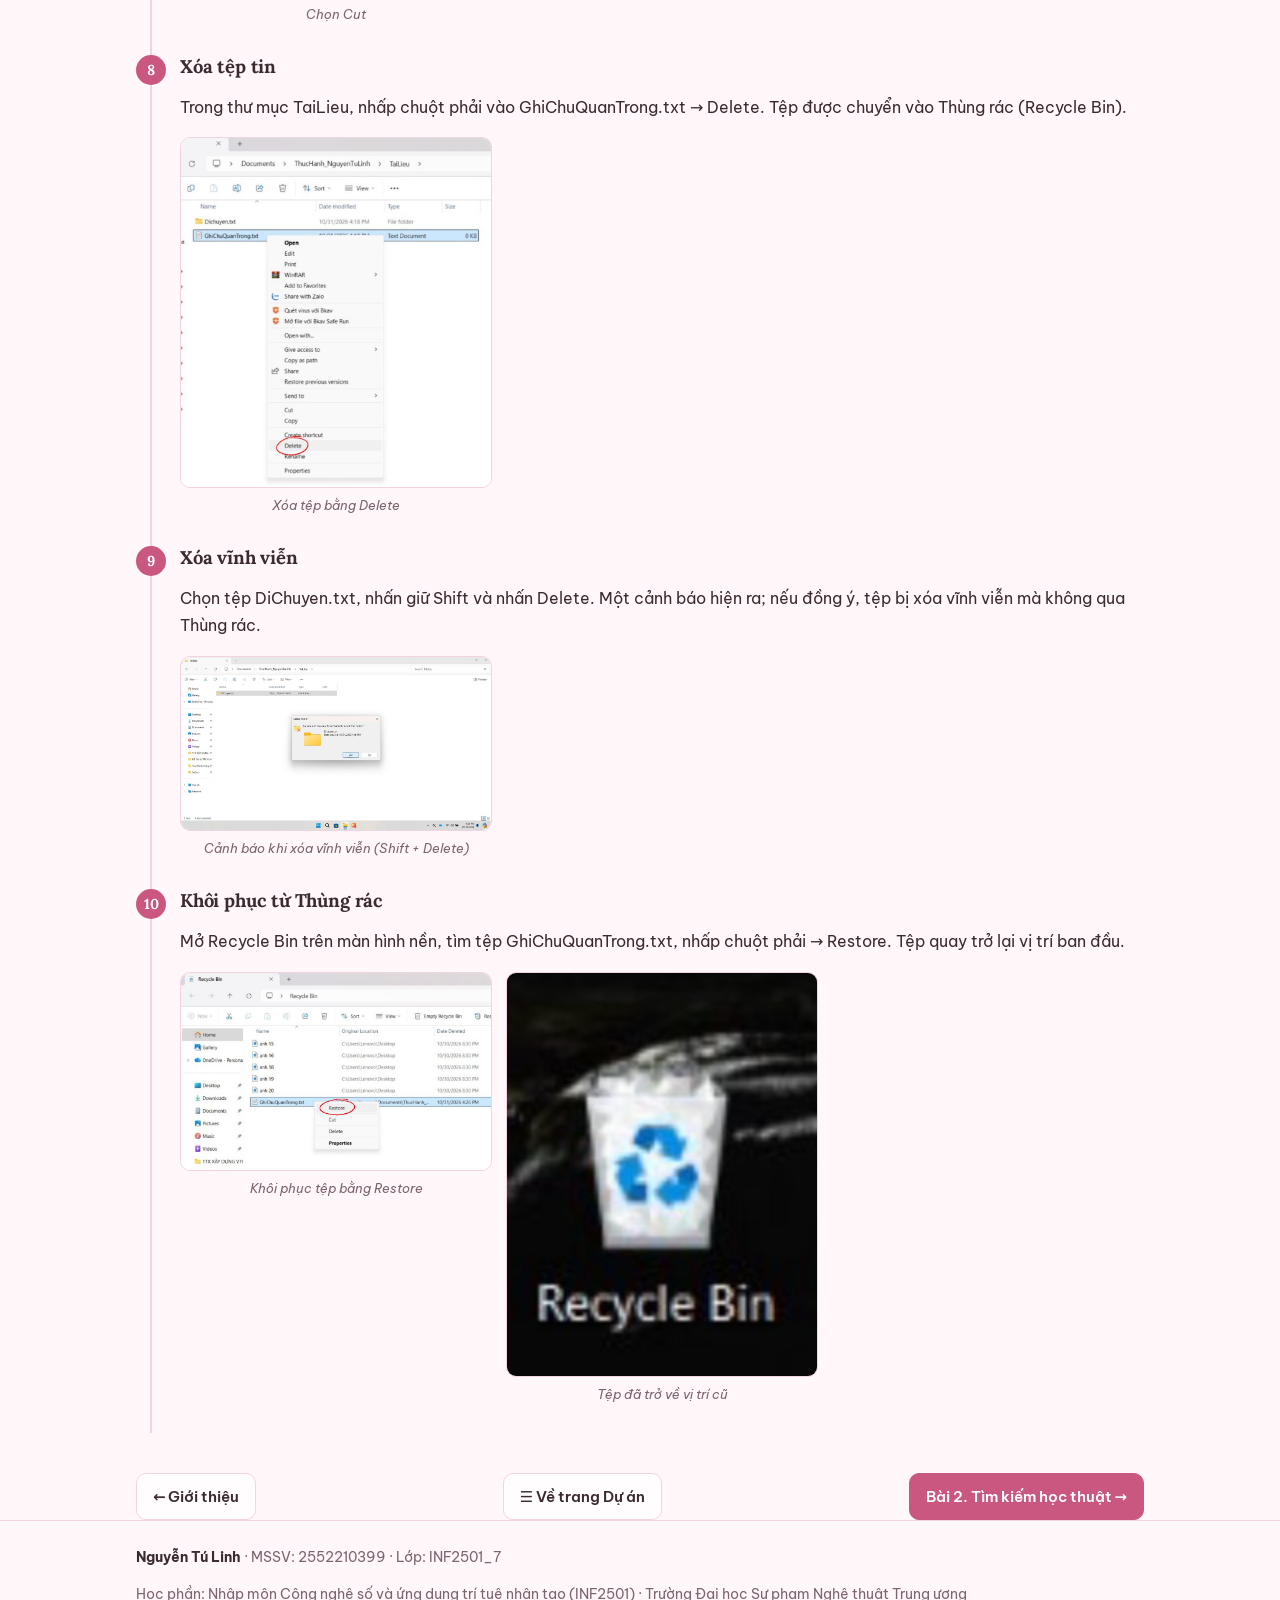
<file: projects/bai-1.html>
<!doctype html>
<html lang="vi">
<head>
<meta charset="utf-8">
<meta name="viewport" content="width=device-width, initial-scale=1">
<title>Bài 1. Thao tác cơ bản với tệp tin và thư mục · Portfolio Nguyễn Tú Linh</title>
<meta name="description" content="Thực hành thành thạo các thao tác quản lý dữ liệu cơ bản trên hệ điều hành Windows.">
<meta name="author" content="Nguyễn Tú Linh">
<link rel="preconnect" href="https://fonts.googleapis.com"><link rel="preconnect" href="https://fonts.gstatic.com" crossorigin>
<link href="https://fonts.googleapis.com/css2?family=Be+Vietnam+Pro:wght@400;500;600;700&family=Lora:ital,wght@0,500;0,700;1,500&display=swap" rel="stylesheet">
<link rel="stylesheet" href="../assets/css/style.css">
<link rel="icon" href="data:image/svg+xml,<svg xmlns='http://www.w3.org/2000/svg' viewBox='0 0 32 32'><rect width='32' height='32' rx='7' fill='%23e07a9b'/><text x='16' y='22' font-size='16' text-anchor='middle' fill='white' font-family='Georgia'>♪</text></svg>">
</head>
<body>
<a class="skip" href="#main">Bỏ qua điều hướng</a>
<header class="site-header">
  <div class="wrap nav">
    <a class="brand" href="../index.html"><span class="seal">♪</span><span>Portfolio · Nguyễn Tú Linh</span></a>
    <ul class="menu" id="menu">
      <li><a href="../index.html#gioi-thieu" data-spy="gioi-thieu">Giới thiệu</a></li>
      <li class="has-sub"><a href="../index.html#du-an" data-spy="du-an" aria-current="page">Dự án & bài tập</a><button class="drop" aria-expanded="false" aria-label="Mở danh sách bài tập">▾</button>
        <ul class="submenu"><li><a href="../projects/bai-1.html" aria-current="page">Bài 1. Thao tác cơ bản với tệp tin và thư mục<small>Chương 1</small></a></li><li><a href="../projects/bai-2.html">Bài 2. Tìm kiếm và đánh giá thông tin học thuật<small>Chương 2</small></a></li><li><a href="../projects/bai-3.html">Bài 3. Viết Prompt hiệu quả cho các tác vụ học tập<small>Chương 3</small></a></li><li><a href="../projects/bai-4.html">Bài 4. Sử dụng công cụ hợp tác trực tuyến cho dự án nhóm<small>Chương 4</small></a></li><li><a href="../projects/bai-5.html">Bài 5. Sử dụng AI tạo sinh để hỗ trợ sáng tạo nội dung<small>Chương 5</small></a></li><li><a href="../projects/bai-6.html">Bài 6. Sử dụng AI có trách nhiệm trong học tập và nghiên cứu<small>Chương 6</small></a></li></ul></li>
      <li><a href="../index.html#tong-ket" data-spy="tong-ket">Tổng kết</a></li>
    </ul>
    <div class="tools">
      <button class="icon-btn" id="theme-toggle" aria-label="Đổi chế độ sáng/tối">☾</button>
      <button class="icon-btn burger" id="burger" aria-label="Mở menu" aria-expanded="false">☰</button>
    </div>
  </div>
</header>

<section class="hero small"><div class="wrap">
  <div class="crumbs"><a href="../index.html">Trang chủ</a> / <a href="../index.html#du-an">Dự án &amp; bài tập</a> / Bài 1</div>
  <div class="eyebrow">Chương 1: Máy tính và các thiết bị ngoại vi · mục 1.4</div>
  <h1>Bài tập 1. Thao tác cơ bản với tệp tin và thư mục</h1>
  <nav class="jump" aria-label="Các phần của bài"><a href="#a">a. Mục tiêu</a><a href="#b">b. Quá trình thực hiện</a><a href="#c">c. Sản phẩm</a></nav>
</div></section>
<main id="main" class="wrap ex">
  <section id="a">
    <h2><span class="section-tag"><span>a</span>Mục tiêu bài tập</span></h2>
    <ul class="tick"><li>Thực hành thành thạo các thao tác quản lý dữ liệu cơ bản trên hệ điều hành Windows.</li></ul>
    <p><b>Kỹ năng được rèn luyện:</b></p>
    <ul class="chips"><li>Tạo, đổi tên tệp tin và thư mục</li><li>Sao chép (Copy) và di chuyển (Cut)</li><li>Xóa tạm thời và xóa vĩnh viễn</li><li>Khôi phục từ Thùng rác</li></ul>
  </section>
  <section id="b">
    <h2><span class="section-tag"><span>b</span>Tóm tắt quá trình thực hiện</span></h2>
    <h3>Các bước thực hiện</h3><ol class="steps"><li><b>Mở File Explorer</b></li><li><b>Tạo thư mục mới</b></li><li><b>Tạo tệp tin văn bản</b></li><li><b>Đổi tên tệp tin</b></li><li><b>Tạo thư mục con</b></li><li><b>Sao chép tệp tin (Copy &amp; Paste)</b></li><li><b>Di chuyển tệp tin (Cut &amp; Paste)</b></li><li><b>Xóa tệp tin</b></li><li><b>Xóa vĩnh viễn</b></li><li><b>Khôi phục từ Thùng rác</b></li></ol><p class="muted">Chi tiết từng bước và ảnh minh chứng ở phần c) bên dưới.</p>
    <h3>Công cụ đã sử dụng</h3>
    <div class="table-wrap"><table class=""><thead><tr><th>Công cụ</th><th>Mục đích sử dụng</th></tr></thead><tbody><tr><td><b>Windows File Explorer</b></td><td>Thực hiện toàn bộ thao tác với tệp tin và thư mục</td></tr><tr><td><b>Recycle Bin (Thùng rác)</b></td><td>Kiểm tra và khôi phục tệp đã xóa</td></tr></tbody></table></div>
    <h3>Khó khăn gặp phải và cách giải quyết</h3>
    <div class="table-wrap"><table class=""><thead><tr><th>Khó khăn</th><th>Cách giải quyết</th></tr></thead><tbody><tr><td>Dễ nhầm lẫn giữa Copy (sao chép – giữ lại bản gốc) và Cut (di chuyển – mất bản gốc ở vị trí cũ).</td><td>Ôn lại lý thuyết, quan sát trạng thái của tệp sau khi dán: nếu tệp vẫn còn ở chỗ cũ là Copy, nếu đã biến mất là Cut; kiểm tra kỹ kết quả trên màn hình qua từng bước.</td></tr><tr><td>Nhầm giữa xóa thông thường (Delete) và xóa vĩnh viễn (Shift + Delete), lo lắng mất dữ liệu không lấy lại được.</td><td>Ghi nhớ quy tắc: Delete đưa tệp vào Recycle Bin và có thể khôi phục bằng Restore; Shift + Delete xóa hoàn toàn ngay lập tức và hệ thống hiện cảnh báo xác nhận trước khi thực hiện.</td></tr></tbody></table></div>
  </section>
  <section id="c">
    <h2><span class="section-tag"><span>c</span>Sản phẩm cuối cùng</span></h2>
    <p>Mỗi bước thao tác kèm ảnh chụp màn hình minh chứng. Bấm vào ảnh để phóng to.</p>
      <ol class="timeline"><li><h3>Mở File Explorer</h3><p>Nhấn tổ hợp phím Windows + E hoặc nhấp vào biểu tượng thư mục màu vàng trên thanh tác vụ.</p><div class="shots"><figure class="shot"><button class="zoom" data-full="../assets/img/bai1/01.jpg" aria-label="Phóng to ảnh: Mở File Explorer"><img src="../assets/img/bai1/01.jpg" alt="Mở File Explorer" loading="lazy"></button><figcaption>Mở File Explorer</figcaption></figure></div></li><li><h3>Tạo thư mục mới</h3><p>Vào thư mục Documents, nhấp chuột phải vào một khoảng trống → New → Folder. Đặt tên thư mục ThucHanh_NguyenTuLinh, nhấn Enter.</p><div class="shots"><figure class="shot"><button class="zoom" data-full="../assets/img/bai1/02.jpg" aria-label="Phóng to ảnh: Tạo thư mục mới bằng New → Folder"><img src="../assets/img/bai1/02.jpg" alt="Tạo thư mục mới bằng New → Folder" loading="lazy"></button><figcaption>Tạo thư mục mới bằng New → Folder</figcaption></figure></div></li><li><h3>Tạo tệp tin văn bản</h3><p>Nhấp đúp vào thư mục ThucHanh_NguyenTuLinh. Nhấp chuột phải vào khoảng trống → New → Text Document, đặt tên GhiChu.txt, nhấn Enter.</p><div class="shots"><figure class="shot"><button class="zoom" data-full="../assets/img/bai1/03.jpg" aria-label="Phóng to ảnh: Tạo tệp văn bản mới"><img src="../assets/img/bai1/03.jpg" alt="Tạo tệp văn bản mới" loading="lazy"></button><figcaption>Tạo tệp văn bản mới</figcaption></figure><figure class="shot"><button class="zoom" data-full="../assets/img/bai1/04.jpg" aria-label="Phóng to ảnh: Đặt tên GhiChu.txt"><img src="../assets/img/bai1/04.jpg" alt="Đặt tên GhiChu.txt" loading="lazy"></button><figcaption>Đặt tên GhiChu.txt</figcaption></figure><figure class="shot"><button class="zoom" data-full="../assets/img/bai1/05.jpg" aria-label="Phóng to ảnh: Tệp GhiChu.txt đã được tạo"><img src="../assets/img/bai1/05.jpg" alt="Tệp GhiChu.txt đã được tạo" loading="lazy"></button><figcaption>Tệp GhiChu.txt đã được tạo</figcaption></figure></div></li><li><h3>Đổi tên tệp tin</h3><p>Nhấp chuột phải vào tệp GhiChu.txt → Rename, đổi tên thành GhiChuQuanTrong.txt, nhấn Enter.</p><div class="shots"><figure class="shot"><button class="zoom" data-full="../assets/img/bai1/06.jpg" aria-label="Phóng to ảnh: Chọn Rename"><img src="../assets/img/bai1/06.jpg" alt="Chọn Rename" loading="lazy"></button><figcaption>Chọn Rename</figcaption></figure><figure class="shot"><button class="zoom" data-full="../assets/img/bai1/07.jpg" aria-label="Phóng to ảnh: Tệp sau khi đổi tên"><img src="../assets/img/bai1/07.jpg" alt="Tệp sau khi đổi tên" loading="lazy"></button><figcaption>Tệp sau khi đổi tên</figcaption></figure></div></li><li><h3>Tạo thư mục con</h3><p>Trong thư mục ThucHanh_NguyenTuLinh, nhấp chuột phải → New → Folder, đặt tên TaiLieu.</p><div class="shots"><figure class="shot"><button class="zoom" data-full="../assets/img/bai1/08.jpg" aria-label="Phóng to ảnh: Thư mục con TaiLieu"><img src="../assets/img/bai1/08.jpg" alt="Thư mục con TaiLieu" loading="lazy"></button><figcaption>Thư mục con TaiLieu</figcaption></figure><figure class="shot"><button class="zoom" data-full="../assets/img/bai1/09.jpg" aria-label="Phóng to ảnh: Cấu trúc thư mục sau khi tạo"><img src="../assets/img/bai1/09.jpg" alt="Cấu trúc thư mục sau khi tạo" loading="lazy"></button><figcaption>Cấu trúc thư mục sau khi tạo</figcaption></figure></div></li><li><h3>Sao chép tệp tin (Copy &amp; Paste)</h3><p>Nhấp chuột phải vào GhiChuQuanTrong.txt → Copy. Nhấp đúp vào thư mục TaiLieu, nhấp chuột phải vào khoảng trống → Paste. Kết quả: có một bản sao của tệp trong thư mục TaiLieu.</p><div class="shots"><figure class="shot"><button class="zoom" data-full="../assets/img/bai1/10.jpg" aria-label="Phóng to ảnh: Chọn Copy"><img src="../assets/img/bai1/10.jpg" alt="Chọn Copy" loading="lazy"></button><figcaption>Chọn Copy</figcaption></figure><figure class="shot"><button class="zoom" data-full="../assets/img/bai1/11.jpg" aria-label="Phóng to ảnh: Chọn Paste trong thư mục TaiLieu"><img src="../assets/img/bai1/11.jpg" alt="Chọn Paste trong thư mục TaiLieu" loading="lazy"></button><figcaption>Chọn Paste trong thư mục TaiLieu</figcaption></figure><figure class="shot"><button class="zoom" data-full="../assets/img/bai1/12.jpg" aria-label="Phóng to ảnh: Bản sao trong thư mục TaiLieu"><img src="../assets/img/bai1/12.jpg" alt="Bản sao trong thư mục TaiLieu" loading="lazy"></button><figcaption>Bản sao trong thư mục TaiLieu</figcaption></figure></div></li><li><h3>Di chuyển tệp tin (Cut &amp; Paste)</h3><p>Quay lại thư mục ThucHanh_NguyenTuLinh, tạo tệp DiChuyen.txt. Nhấp chuột phải vào tệp → Cut, sau đó vào thư mục TaiLieu → Paste. Tệp gốc biến mất khỏi vị trí cũ và chỉ còn ở vị trí mới.</p><div class="shots"><figure class="shot"><button class="zoom" data-full="../assets/img/bai1/13.jpg" aria-label="Phóng to ảnh: Chọn Cut"><img src="../assets/img/bai1/13.jpg" alt="Chọn Cut" loading="lazy"></button><figcaption>Chọn Cut</figcaption></figure><figure class="shot"><button class="zoom" data-full="../assets/img/bai1/14.jpg" aria-label="Phóng to ảnh: Tệp đã được chuyển sang TaiLieu"><img src="../assets/img/bai1/14.jpg" alt="Tệp đã được chuyển sang TaiLieu" loading="lazy"></button><figcaption>Tệp đã được chuyển sang TaiLieu</figcaption></figure></div></li><li><h3>Xóa tệp tin</h3><p>Trong thư mục TaiLieu, nhấp chuột phải vào GhiChuQuanTrong.txt → Delete. Tệp được chuyển vào Thùng rác (Recycle Bin).</p><div class="shots"><figure class="shot"><button class="zoom" data-full="../assets/img/bai1/15.jpg" aria-label="Phóng to ảnh: Xóa tệp bằng Delete"><img src="../assets/img/bai1/15.jpg" alt="Xóa tệp bằng Delete" loading="lazy"></button><figcaption>Xóa tệp bằng Delete</figcaption></figure></div></li><li><h3>Xóa vĩnh viễn</h3><p>Chọn tệp DiChuyen.txt, nhấn giữ Shift và nhấn Delete. Một cảnh báo hiện ra; nếu đồng ý, tệp bị xóa vĩnh viễn mà không qua Thùng rác.</p><div class="shots"><figure class="shot"><button class="zoom" data-full="../assets/img/bai1/16.jpg" aria-label="Phóng to ảnh: Cảnh báo khi xóa vĩnh viễn (Shift + Delete)"><img src="../assets/img/bai1/16.jpg" alt="Cảnh báo khi xóa vĩnh viễn (Shift + Delete)" loading="lazy"></button><figcaption>Cảnh báo khi xóa vĩnh viễn (Shift + Delete)</figcaption></figure></div></li><li><h3>Khôi phục từ Thùng rác</h3><p>Mở Recycle Bin trên màn hình nền, tìm tệp GhiChuQuanTrong.txt, nhấp chuột phải → Restore. Tệp quay trở lại vị trí ban đầu.</p><div class="shots"><figure class="shot"><button class="zoom" data-full="../assets/img/bai1/17.jpg" aria-label="Phóng to ảnh: Khôi phục tệp bằng Restore"><img src="../assets/img/bai1/17.jpg" alt="Khôi phục tệp bằng Restore" loading="lazy"></button><figcaption>Khôi phục tệp bằng Restore</figcaption></figure><figure class="shot"><button class="zoom" data-full="../assets/img/bai1/18.jpg" aria-label="Phóng to ảnh: Tệp đã trở về vị trí cũ"><img src="../assets/img/bai1/18.jpg" alt="Tệp đã trở về vị trí cũ" loading="lazy"></button><figcaption>Tệp đã trở về vị trí cũ</figcaption></figure></div></li></ol>
  </section>
  <nav class="pager" aria-label="Điều hướng bài tập">
    <a class="btn" href="../index.html#gioi-thieu">← Giới thiệu</a>
    <a class="btn" href="../index.html#du-an">☰ Về trang Dự án</a>
    <a class="btn primary" href="bai-2.html">Bài 2. Tìm kiếm học thuật →</a>
  </nav>
</main>
<footer class="site-footer">
  <div class="wrap">
    <div><b>Nguyễn Tú Linh</b> · MSSV: 2552210399 · Lớp: INF2501_7</div>
    <div>Học phần: Nhập môn Công nghệ số và ứng dụng trí tuệ nhân tạo (INF2501) · Trường Đại học Sư phạm Nghệ thuật Trung ương</div>
  </div>
</footer>
<div class="lightbox" id="lightbox" hidden><button class="lb-close" aria-label="Đóng">✕</button><img alt=""><p></p></div>
<div class="toast" id="toast" role="status" aria-live="polite"></div>
<script src="../assets/js/main.js"></script>
</body>
</html>
</file>
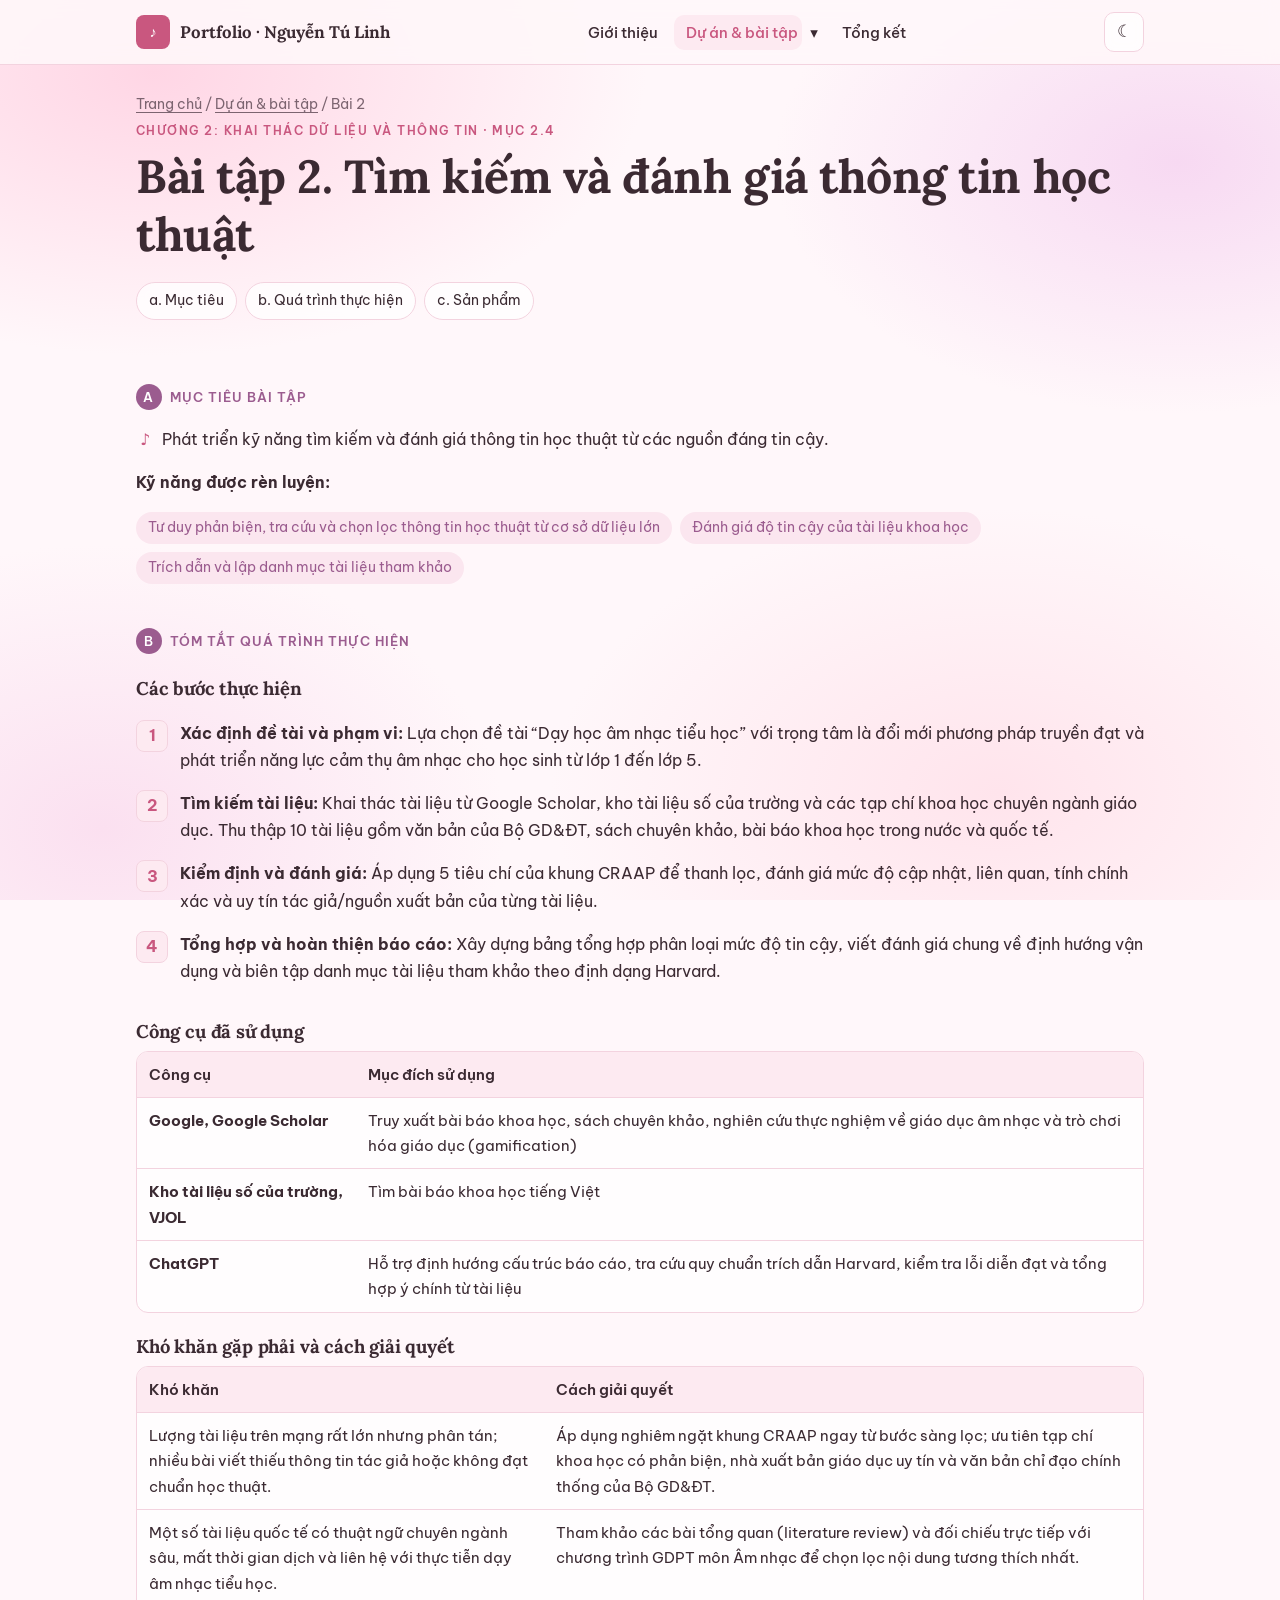
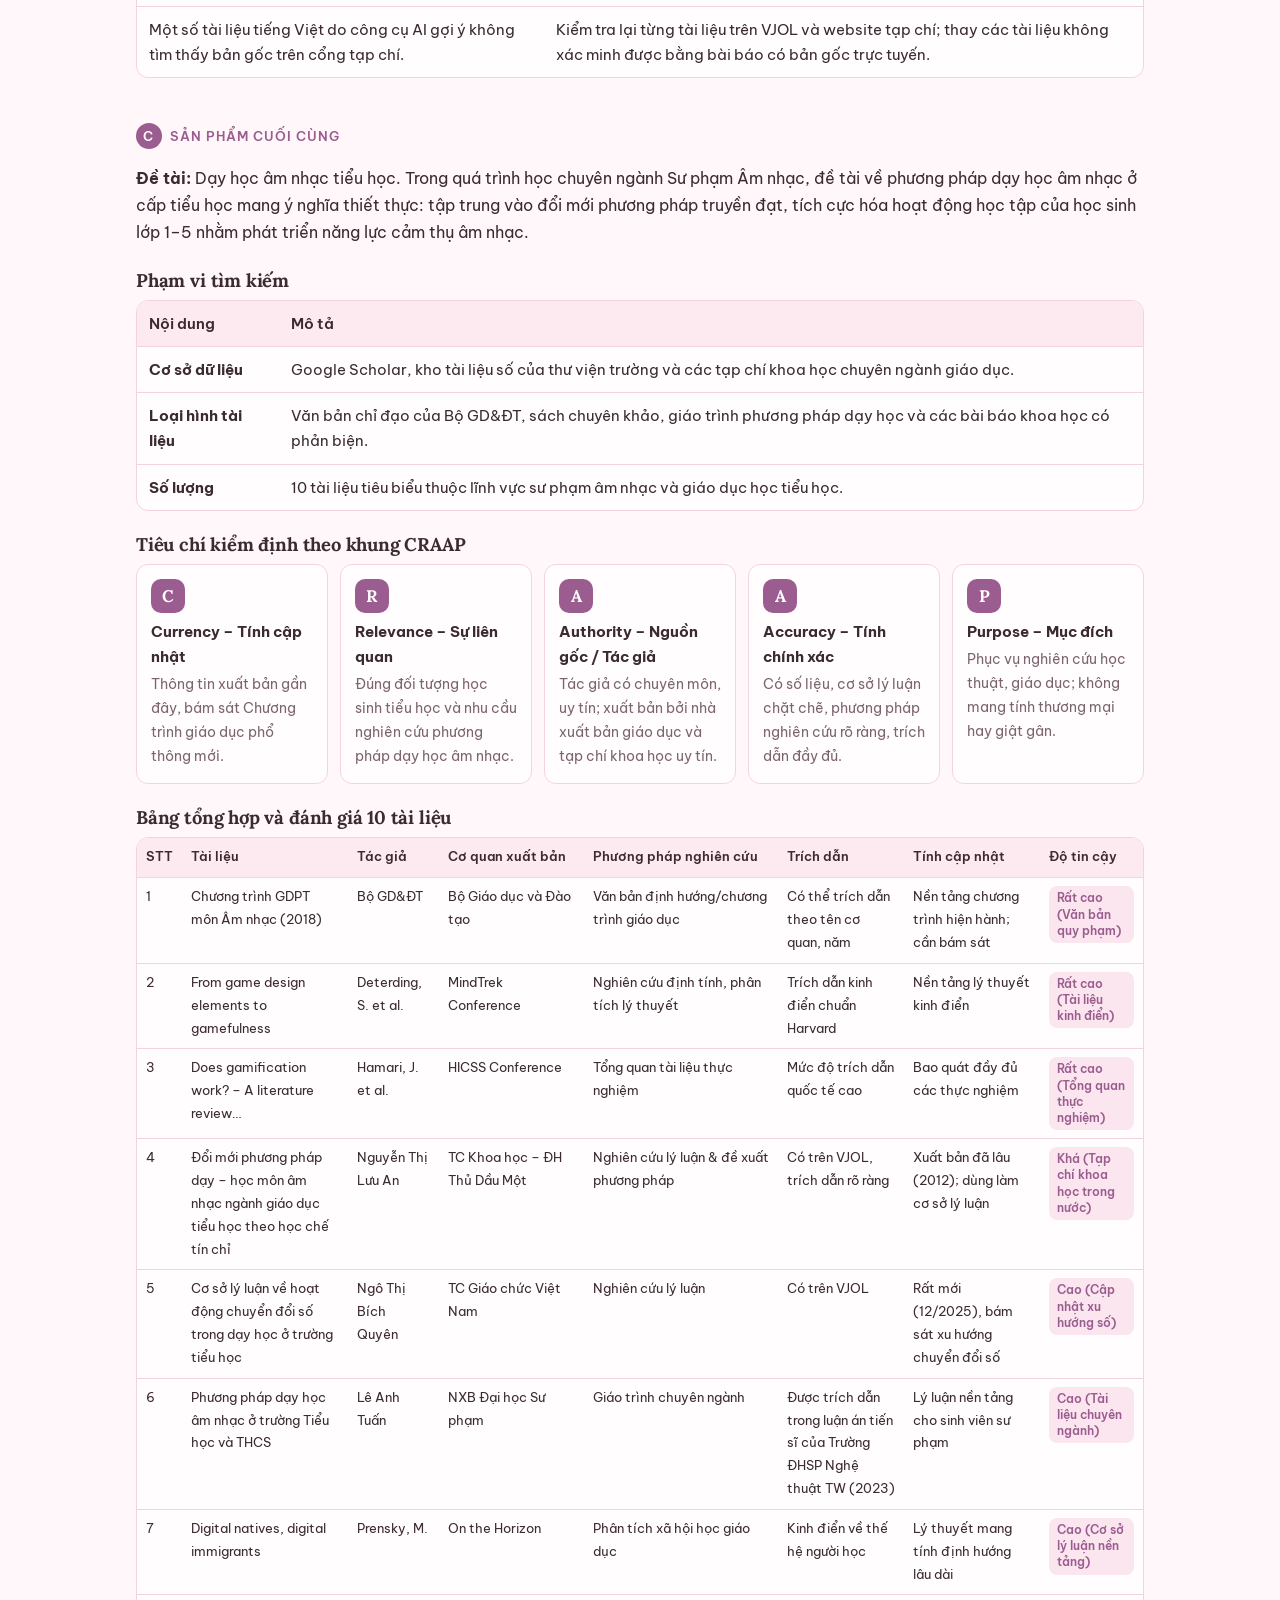
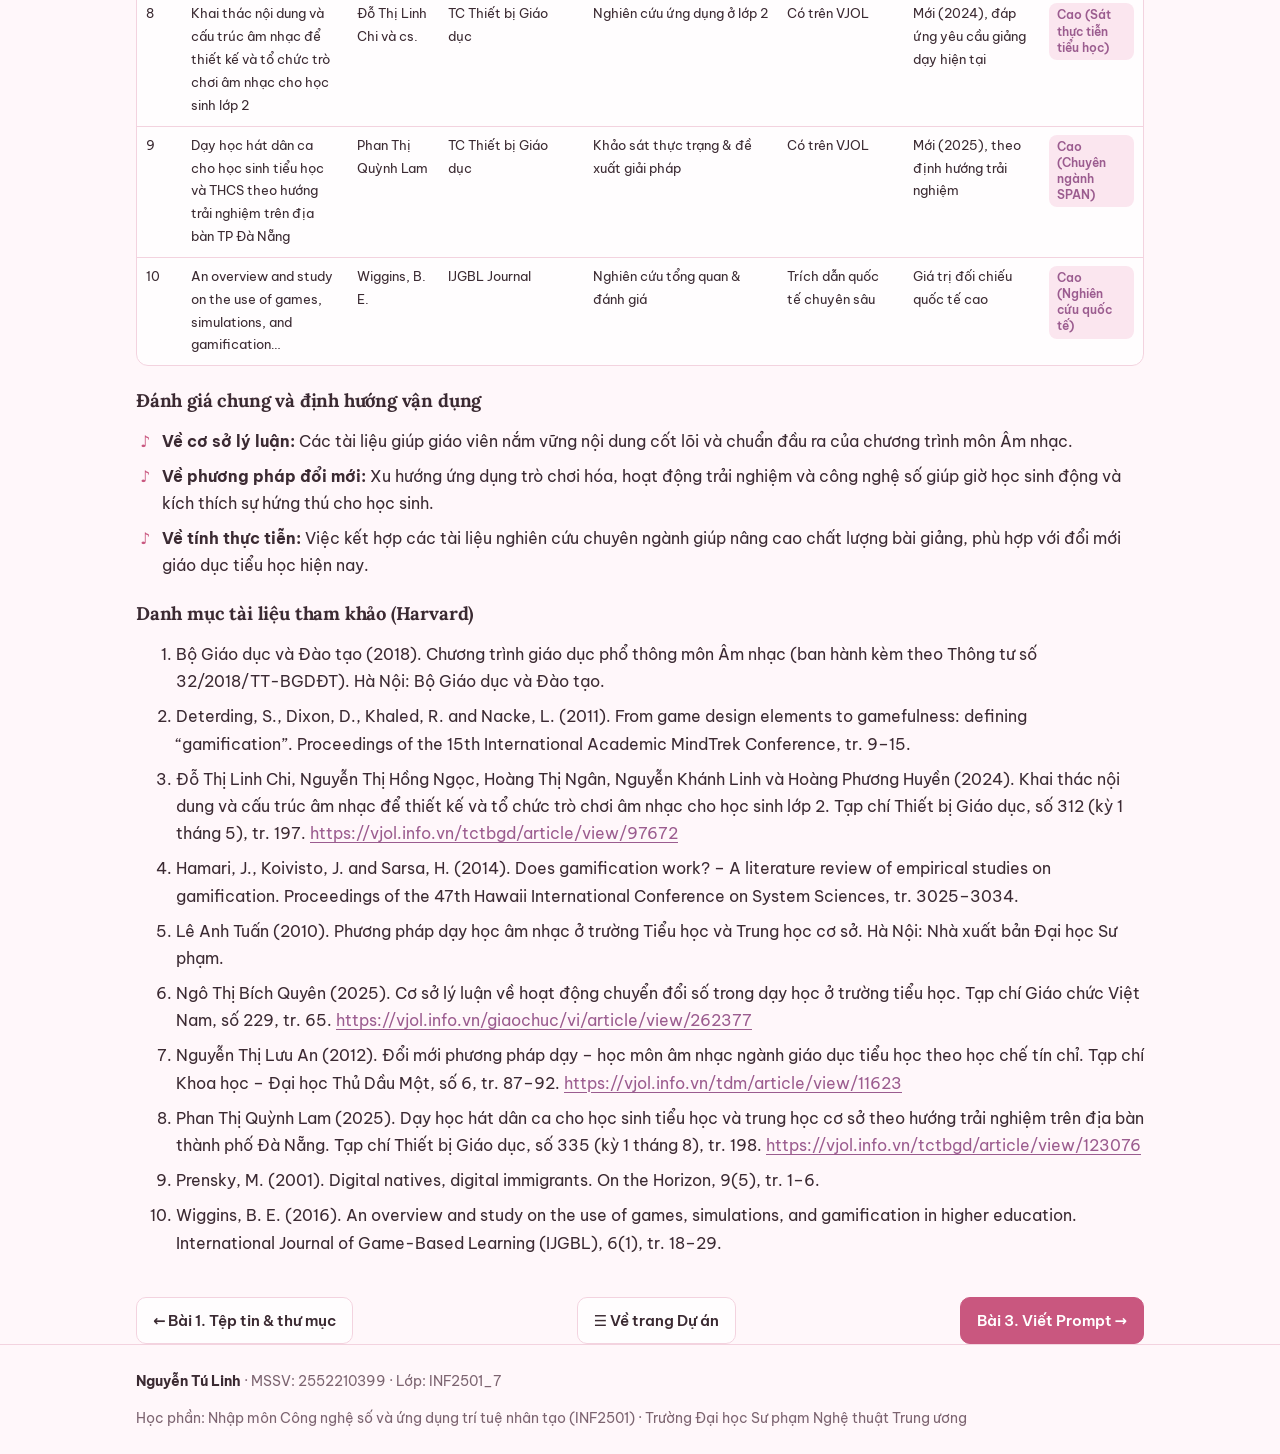
<file: projects/bai-2.html>
<!doctype html>
<html lang="vi">
<head>
<meta charset="utf-8">
<meta name="viewport" content="width=device-width, initial-scale=1">
<title>Bài 2. Tìm kiếm và đánh giá thông tin học thuật · Portfolio Nguyễn Tú Linh</title>
<meta name="description" content="Phát triển kỹ năng tìm kiếm và đánh giá thông tin học thuật từ các nguồn đáng tin cậy.">
<meta name="author" content="Nguyễn Tú Linh">
<link rel="preconnect" href="https://fonts.googleapis.com"><link rel="preconnect" href="https://fonts.gstatic.com" crossorigin>
<link href="https://fonts.googleapis.com/css2?family=Be+Vietnam+Pro:wght@400;500;600;700&family=Lora:ital,wght@0,500;0,700;1,500&display=swap" rel="stylesheet">
<link rel="stylesheet" href="../assets/css/style.css">
<link rel="icon" href="data:image/svg+xml,<svg xmlns='http://www.w3.org/2000/svg' viewBox='0 0 32 32'><rect width='32' height='32' rx='7' fill='%23e07a9b'/><text x='16' y='22' font-size='16' text-anchor='middle' fill='white' font-family='Georgia'>♪</text></svg>">
</head>
<body>
<a class="skip" href="#main">Bỏ qua điều hướng</a>
<header class="site-header">
  <div class="wrap nav">
    <a class="brand" href="../index.html"><span class="seal">♪</span><span>Portfolio · Nguyễn Tú Linh</span></a>
    <ul class="menu" id="menu">
      <li><a href="../index.html#gioi-thieu" data-spy="gioi-thieu">Giới thiệu</a></li>
      <li class="has-sub"><a href="../index.html#du-an" data-spy="du-an" aria-current="page">Dự án & bài tập</a><button class="drop" aria-expanded="false" aria-label="Mở danh sách bài tập">▾</button>
        <ul class="submenu"><li><a href="../projects/bai-1.html">Bài 1. Thao tác cơ bản với tệp tin và thư mục<small>Chương 1</small></a></li><li><a href="../projects/bai-2.html" aria-current="page">Bài 2. Tìm kiếm và đánh giá thông tin học thuật<small>Chương 2</small></a></li><li><a href="../projects/bai-3.html">Bài 3. Viết Prompt hiệu quả cho các tác vụ học tập<small>Chương 3</small></a></li><li><a href="../projects/bai-4.html">Bài 4. Sử dụng công cụ hợp tác trực tuyến cho dự án nhóm<small>Chương 4</small></a></li><li><a href="../projects/bai-5.html">Bài 5. Sử dụng AI tạo sinh để hỗ trợ sáng tạo nội dung<small>Chương 5</small></a></li><li><a href="../projects/bai-6.html">Bài 6. Sử dụng AI có trách nhiệm trong học tập và nghiên cứu<small>Chương 6</small></a></li></ul></li>
      <li><a href="../index.html#tong-ket" data-spy="tong-ket">Tổng kết</a></li>
    </ul>
    <div class="tools">
      <button class="icon-btn" id="theme-toggle" aria-label="Đổi chế độ sáng/tối">☾</button>
      <button class="icon-btn burger" id="burger" aria-label="Mở menu" aria-expanded="false">☰</button>
    </div>
  </div>
</header>

<section class="hero small"><div class="wrap">
  <div class="crumbs"><a href="../index.html">Trang chủ</a> / <a href="../index.html#du-an">Dự án &amp; bài tập</a> / Bài 2</div>
  <div class="eyebrow">Chương 2: Khai thác dữ liệu và thông tin · mục 2.4</div>
  <h1>Bài tập 2. Tìm kiếm và đánh giá thông tin học thuật</h1>
  <nav class="jump" aria-label="Các phần của bài"><a href="#a">a. Mục tiêu</a><a href="#b">b. Quá trình thực hiện</a><a href="#c">c. Sản phẩm</a></nav>
</div></section>
<main id="main" class="wrap ex">
  <section id="a">
    <h2><span class="section-tag"><span>a</span>Mục tiêu bài tập</span></h2>
    <ul class="tick"><li>Phát triển kỹ năng tìm kiếm và đánh giá thông tin học thuật từ các nguồn đáng tin cậy.</li></ul>
    <p><b>Kỹ năng được rèn luyện:</b></p>
    <ul class="chips"><li>Tư duy phản biện, tra cứu và chọn lọc thông tin học thuật từ cơ sở dữ liệu lớn</li><li>Đánh giá độ tin cậy của tài liệu khoa học</li><li>Trích dẫn và lập danh mục tài liệu tham khảo</li></ul>
  </section>
  <section id="b">
    <h2><span class="section-tag"><span>b</span>Tóm tắt quá trình thực hiện</span></h2>
    <h3>Các bước thực hiện</h3><ol class="steps"><li><b>Xác định đề tài và phạm vi:</b> Lựa chọn đề tài “Dạy học âm nhạc tiểu học” với trọng tâm là đổi mới phương pháp truyền đạt và phát triển năng lực cảm thụ âm nhạc cho học sinh từ lớp 1 đến lớp 5.</li><li><b>Tìm kiếm tài liệu:</b> Khai thác tài liệu từ Google Scholar, kho tài liệu số của trường và các tạp chí khoa học chuyên ngành giáo dục. Thu thập 10 tài liệu gồm văn bản của Bộ GD&amp;ĐT, sách chuyên khảo, bài báo khoa học trong nước và quốc tế.</li><li><b>Kiểm định và đánh giá:</b> Áp dụng 5 tiêu chí của khung CRAAP để thanh lọc, đánh giá mức độ cập nhật, liên quan, tính chính xác và uy tín tác giả/nguồn xuất bản của từng tài liệu.</li><li><b>Tổng hợp và hoàn thiện báo cáo:</b> Xây dựng bảng tổng hợp phân loại mức độ tin cậy, viết đánh giá chung về định hướng vận dụng và biên tập danh mục tài liệu tham khảo theo định dạng Harvard.</li></ol>
    <h3>Công cụ đã sử dụng</h3>
    <div class="table-wrap"><table class=""><thead><tr><th>Công cụ</th><th>Mục đích sử dụng</th></tr></thead><tbody><tr><td><b>Google, Google Scholar</b></td><td>Truy xuất bài báo khoa học, sách chuyên khảo, nghiên cứu thực nghiệm về giáo dục âm nhạc và trò chơi hóa giáo dục (gamification)</td></tr><tr><td><b>Kho tài liệu số của trường, VJOL</b></td><td>Tìm bài báo khoa học tiếng Việt</td></tr><tr><td><b>ChatGPT</b></td><td>Hỗ trợ định hướng cấu trúc báo cáo, tra cứu quy chuẩn trích dẫn Harvard, kiểm tra lỗi diễn đạt và tổng hợp ý chính từ tài liệu</td></tr></tbody></table></div>
    <h3>Khó khăn gặp phải và cách giải quyết</h3>
    <div class="table-wrap"><table class=""><thead><tr><th>Khó khăn</th><th>Cách giải quyết</th></tr></thead><tbody><tr><td>Lượng tài liệu trên mạng rất lớn nhưng phân tán; nhiều bài viết thiếu thông tin tác giả hoặc không đạt chuẩn học thuật.</td><td>Áp dụng nghiêm ngặt khung CRAAP ngay từ bước sàng lọc; ưu tiên tạp chí khoa học có phản biện, nhà xuất bản giáo dục uy tín và văn bản chỉ đạo chính thống của Bộ GD&amp;ĐT.</td></tr><tr><td>Một số tài liệu quốc tế có thuật ngữ chuyên ngành sâu, mất thời gian dịch và liên hệ với thực tiễn dạy âm nhạc tiểu học.</td><td>Tham khảo các bài tổng quan (literature review) và đối chiếu trực tiếp với chương trình GDPT môn Âm nhạc để chọn lọc nội dung tương thích nhất.</td></tr><tr><td>Một số tài liệu tiếng Việt do công cụ AI gợi ý không tìm thấy bản gốc trên cổng tạp chí.</td><td>Kiểm tra lại từng tài liệu trên VJOL và website tạp chí; thay các tài liệu không xác minh được bằng bài báo có bản gốc trực tuyến.</td></tr></tbody></table></div>
  </section>
  <section id="c">
    <h2><span class="section-tag"><span>c</span>Sản phẩm cuối cùng</span></h2>
    <p><b>Đề tài:</b> Dạy học âm nhạc tiểu học. Trong quá trình học chuyên ngành Sư phạm Âm nhạc, đề tài về phương pháp dạy học âm nhạc ở cấp tiểu học mang ý nghĩa thiết thực: tập trung vào đổi mới phương pháp truyền đạt, tích cực hóa hoạt động học tập của học sinh lớp 1–5 nhằm phát triển năng lực cảm thụ âm nhạc.</p>
      <h3>Phạm vi tìm kiếm</h3><div class="table-wrap"><table class=""><thead><tr><th>Nội dung</th><th>Mô tả</th></tr></thead><tbody><tr><td><b>Cơ sở dữ liệu</b></td><td>Google Scholar, kho tài liệu số của thư viện trường và các tạp chí khoa học chuyên ngành giáo dục.</td></tr><tr><td><b>Loại hình tài liệu</b></td><td>Văn bản chỉ đạo của Bộ GD&amp;ĐT, sách chuyên khảo, giáo trình phương pháp dạy học và các bài báo khoa học có phản biện.</td></tr><tr><td><b>Số lượng</b></td><td>10 tài liệu tiêu biểu thuộc lĩnh vực sư phạm âm nhạc và giáo dục học tiểu học.</td></tr></tbody></table></div>
      <h3>Tiêu chí kiểm định theo khung CRAAP</h3>
      <div class="craap"><div class="cr"><span class="L">C</span><b>Currency – Tính cập nhật</b><p>Thông tin xuất bản gần đây, bám sát Chương trình giáo dục phổ thông mới.</p></div><div class="cr"><span class="L">R</span><b>Relevance – Sự liên quan</b><p>Đúng đối tượng học sinh tiểu học và nhu cầu nghiên cứu phương pháp dạy học âm nhạc.</p></div><div class="cr"><span class="L">A</span><b>Authority – Nguồn gốc / Tác giả</b><p>Tác giả có chuyên môn, uy tín; xuất bản bởi nhà xuất bản giáo dục và tạp chí khoa học uy tín.</p></div><div class="cr"><span class="L">A</span><b>Accuracy – Tính chính xác</b><p>Có số liệu, cơ sở lý luận chặt chẽ, phương pháp nghiên cứu rõ ràng, trích dẫn đầy đủ.</p></div><div class="cr"><span class="L">P</span><b>Purpose – Mục đích</b><p>Phục vụ nghiên cứu học thuật, giáo dục; không mang tính thương mại hay giật gân.</p></div></div>
      <h3>Bảng tổng hợp và đánh giá 10 tài liệu</h3>
      <div class="table-wrap"><table class="small"><thead><tr><th>STT</th><th>Tài liệu</th><th>Tác giả</th><th>Cơ quan xuất bản</th><th>Phương pháp nghiên cứu</th><th>Trích dẫn</th><th>Tính cập nhật</th><th>Độ tin cậy</th></tr></thead><tbody><tr><td>1</td><td>Chương trình GDPT môn Âm nhạc (2018)</td><td>Bộ GD&amp;ĐT</td><td>Bộ Giáo dục và Đào tạo</td><td>Văn bản định hướng/chương trình giáo dục</td><td>Có thể trích dẫn theo tên cơ quan, năm</td><td>Nền tảng chương trình hiện hành; cần bám sát</td><td><span class="badge good">Rất cao (Văn bản quy phạm)</span></td></tr><tr><td>2</td><td>From game design elements to gamefulness</td><td>Deterding, S. et al.</td><td>MindTrek Conference</td><td>Nghiên cứu định tính, phân tích lý thuyết</td><td>Trích dẫn kinh điển chuẩn Harvard</td><td>Nền tảng lý thuyết kinh điển</td><td><span class="badge good">Rất cao (Tài liệu kinh điển)</span></td></tr><tr><td>3</td><td>Does gamification work? – A literature review…</td><td>Hamari, J. et al.</td><td>HICSS Conference</td><td>Tổng quan tài liệu thực nghiệm</td><td>Mức độ trích dẫn quốc tế cao</td><td>Bao quát đầy đủ các thực nghiệm</td><td><span class="badge good">Rất cao (Tổng quan thực nghiệm)</span></td></tr><tr><td>4</td><td>Đổi mới phương pháp dạy – học môn âm nhạc ngành giáo dục tiểu học theo học chế tín chỉ</td><td>Nguyễn Thị Lưu An</td><td>TC Khoa học – ĐH Thủ Dầu Một</td><td>Nghiên cứu lý luận &amp; đề xuất phương pháp</td><td>Có trên VJOL, trích dẫn rõ ràng</td><td>Xuất bản đã lâu (2012); dùng làm cơ sở lý luận</td><td><span class="badge good">Khá (Tạp chí khoa học trong nước)</span></td></tr><tr><td>5</td><td>Cơ sở lý luận về hoạt động chuyển đổi số trong dạy học ở trường tiểu học</td><td>Ngô Thị Bích Quyên</td><td>TC Giáo chức Việt Nam</td><td>Nghiên cứu lý luận</td><td>Có trên VJOL</td><td>Rất mới (12/2025), bám sát xu hướng chuyển đổi số</td><td><span class="badge good">Cao (Cập nhật xu hướng số)</span></td></tr><tr><td>6</td><td>Phương pháp dạy học âm nhạc ở trường Tiểu học và THCS</td><td>Lê Anh Tuấn</td><td>NXB Đại học Sư phạm</td><td>Giáo trình chuyên ngành</td><td>Được trích dẫn trong luận án tiến sĩ của Trường ĐHSP Nghệ thuật TW (2023)</td><td>Lý luận nền tảng cho sinh viên sư phạm</td><td><span class="badge good">Cao (Tài liệu chuyên ngành)</span></td></tr><tr><td>7</td><td>Digital natives, digital immigrants</td><td>Prensky, M.</td><td>On the Horizon</td><td>Phân tích xã hội học giáo dục</td><td>Kinh điển về thế hệ người học</td><td>Lý thuyết mang tính định hướng lâu dài</td><td><span class="badge good">Cao (Cơ sở lý luận nền tảng)</span></td></tr><tr><td>8</td><td>Khai thác nội dung và cấu trúc âm nhạc để thiết kế và tổ chức trò chơi âm nhạc cho học sinh lớp 2</td><td>Đỗ Thị Linh Chi và cs.</td><td>TC Thiết bị Giáo dục</td><td>Nghiên cứu ứng dụng ở lớp 2</td><td>Có trên VJOL</td><td>Mới (2024), đáp ứng yêu cầu giảng dạy hiện tại</td><td><span class="badge good">Cao (Sát thực tiễn tiểu học)</span></td></tr><tr><td>9</td><td>Dạy học hát dân ca cho học sinh tiểu học và THCS theo hướng trải nghiệm trên địa bàn TP Đà Nẵng</td><td>Phan Thị Quỳnh Lam</td><td>TC Thiết bị Giáo dục</td><td>Khảo sát thực trạng &amp; đề xuất giải pháp</td><td>Có trên VJOL</td><td>Mới (2025), theo định hướng trải nghiệm</td><td><span class="badge good">Cao (Chuyên ngành SPAN)</span></td></tr><tr><td>10</td><td>An overview and study on the use of games, simulations, and gamification…</td><td>Wiggins, B. E.</td><td>IJGBL Journal</td><td>Nghiên cứu tổng quan &amp; đánh giá</td><td>Trích dẫn quốc tế chuyên sâu</td><td>Giá trị đối chiếu quốc tế cao</td><td><span class="badge good">Cao (Nghiên cứu quốc tế)</span></td></tr></tbody></table></div>
      <h3>Đánh giá chung và định hướng vận dụng</h3>
      <ul class="tick"><li><b>Về cơ sở lý luận:</b> Các tài liệu giúp giáo viên nắm vững nội dung cốt lõi và chuẩn đầu ra của chương trình môn Âm nhạc.</li><li><b>Về phương pháp đổi mới:</b> Xu hướng ứng dụng trò chơi hóa, hoạt động trải nghiệm và công nghệ số giúp giờ học sinh động và kích thích sự hứng thú cho học sinh.</li><li><b>Về tính thực tiễn:</b> Việc kết hợp các tài liệu nghiên cứu chuyên ngành giúp nâng cao chất lượng bài giảng, phù hợp với đổi mới giáo dục tiểu học hiện nay.</li></ul>
      <h3>Danh mục tài liệu tham khảo (Harvard)</h3>
      <ol class="refs"><li>Bộ Giáo dục và Đào tạo (2018). Chương trình giáo dục phổ thông môn Âm nhạc (ban hành kèm theo Thông tư số 32/2018/TT-BGDĐT). Hà Nội: Bộ Giáo dục và Đào tạo.</li><li>Deterding, S., Dixon, D., Khaled, R. and Nacke, L. (2011). From game design elements to gamefulness: defining “gamification”. Proceedings of the 15th International Academic MindTrek Conference, tr. 9–15.</li><li>Đỗ Thị Linh Chi, Nguyễn Thị Hồng Ngọc, Hoàng Thị Ngân, Nguyễn Khánh Linh và Hoàng Phương Huyền (2024). Khai thác nội dung và cấu trúc âm nhạc để thiết kế và tổ chức trò chơi âm nhạc cho học sinh lớp 2. Tạp chí Thiết bị Giáo dục, số 312 (kỳ 1 tháng 5), tr. 197. <a href="https://vjol.info.vn/tctbgd/article/view/97672" target="_blank" rel="noopener">https://vjol.info.vn/tctbgd/article/view/97672</a></li><li>Hamari, J., Koivisto, J. and Sarsa, H. (2014). Does gamification work? – A literature review of empirical studies on gamification. Proceedings of the 47th Hawaii International Conference on System Sciences, tr. 3025–3034.</li><li>Lê Anh Tuấn (2010). Phương pháp dạy học âm nhạc ở trường Tiểu học và Trung học cơ sở. Hà Nội: Nhà xuất bản Đại học Sư phạm.</li><li>Ngô Thị Bích Quyên (2025). Cơ sở lý luận về hoạt động chuyển đổi số trong dạy học ở trường tiểu học. Tạp chí Giáo chức Việt Nam, số 229, tr. 65. <a href="https://vjol.info.vn/giaochuc/vi/article/view/262377" target="_blank" rel="noopener">https://vjol.info.vn/giaochuc/vi/article/view/262377</a></li><li>Nguyễn Thị Lưu An (2012). Đổi mới phương pháp dạy – học môn âm nhạc ngành giáo dục tiểu học theo học chế tín chỉ. Tạp chí Khoa học – Đại học Thủ Dầu Một, số 6, tr. 87–92. <a href="https://vjol.info.vn/tdm/article/view/11623" target="_blank" rel="noopener">https://vjol.info.vn/tdm/article/view/11623</a></li><li>Phan Thị Quỳnh Lam (2025). Dạy học hát dân ca cho học sinh tiểu học và trung học cơ sở theo hướng trải nghiệm trên địa bàn thành phố Đà Nẵng. Tạp chí Thiết bị Giáo dục, số 335 (kỳ 1 tháng 8), tr. 198. <a href="https://vjol.info.vn/tctbgd/article/view/123076" target="_blank" rel="noopener">https://vjol.info.vn/tctbgd/article/view/123076</a></li><li>Prensky, M. (2001). Digital natives, digital immigrants. On the Horizon, 9(5), tr. 1–6.</li><li>Wiggins, B. E. (2016). An overview and study on the use of games, simulations, and gamification in higher education. International Journal of Game-Based Learning (IJGBL), 6(1), tr. 18–29.</li></ol>
  </section>
  <nav class="pager" aria-label="Điều hướng bài tập">
    <a class="btn" href="bai-1.html">← Bài 1. Tệp tin &amp; thư mục</a>
    <a class="btn" href="../index.html#du-an">☰ Về trang Dự án</a>
    <a class="btn primary" href="bai-3.html">Bài 3. Viết Prompt →</a>
  </nav>
</main>
<footer class="site-footer">
  <div class="wrap">
    <div><b>Nguyễn Tú Linh</b> · MSSV: 2552210399 · Lớp: INF2501_7</div>
    <div>Học phần: Nhập môn Công nghệ số và ứng dụng trí tuệ nhân tạo (INF2501) · Trường Đại học Sư phạm Nghệ thuật Trung ương</div>
  </div>
</footer>
<div class="lightbox" id="lightbox" hidden><button class="lb-close" aria-label="Đóng">✕</button><img alt=""><p></p></div>
<div class="toast" id="toast" role="status" aria-live="polite"></div>
<script src="../assets/js/main.js"></script>
</body>
</html>
</file>
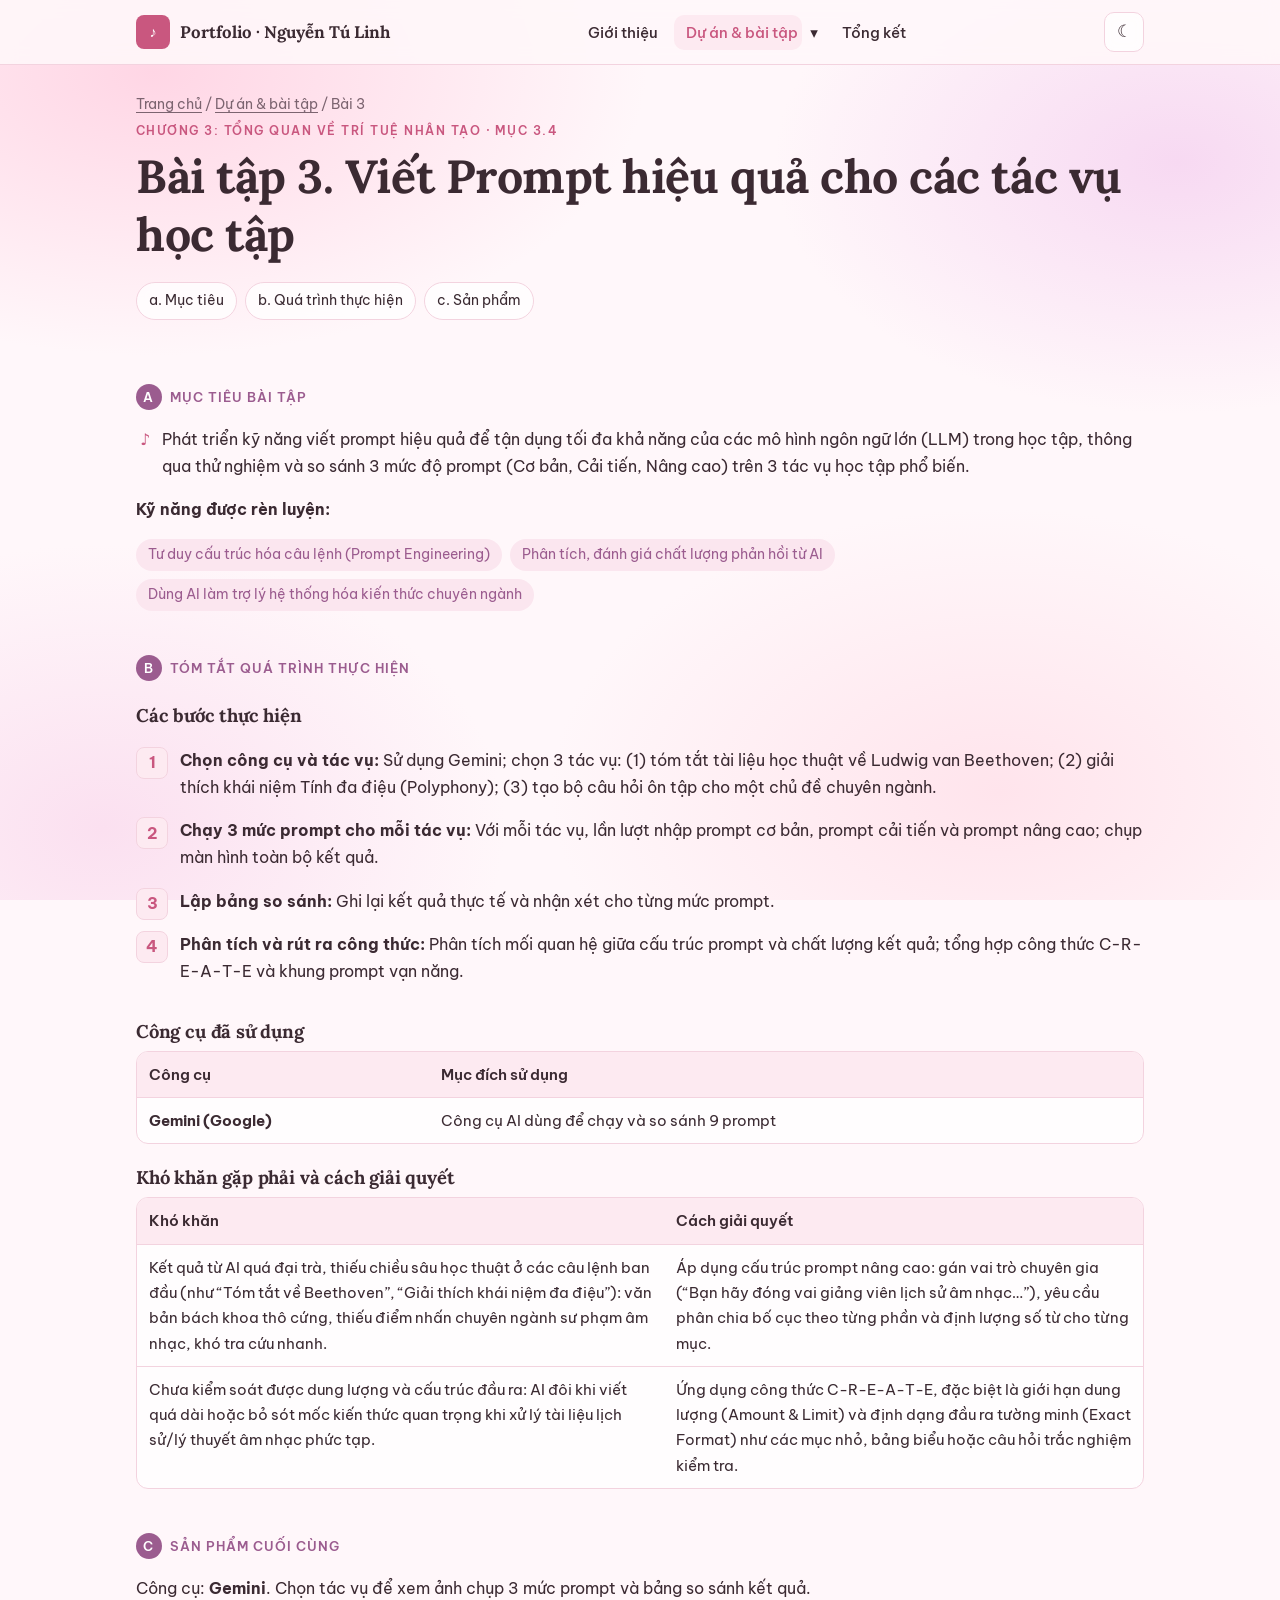
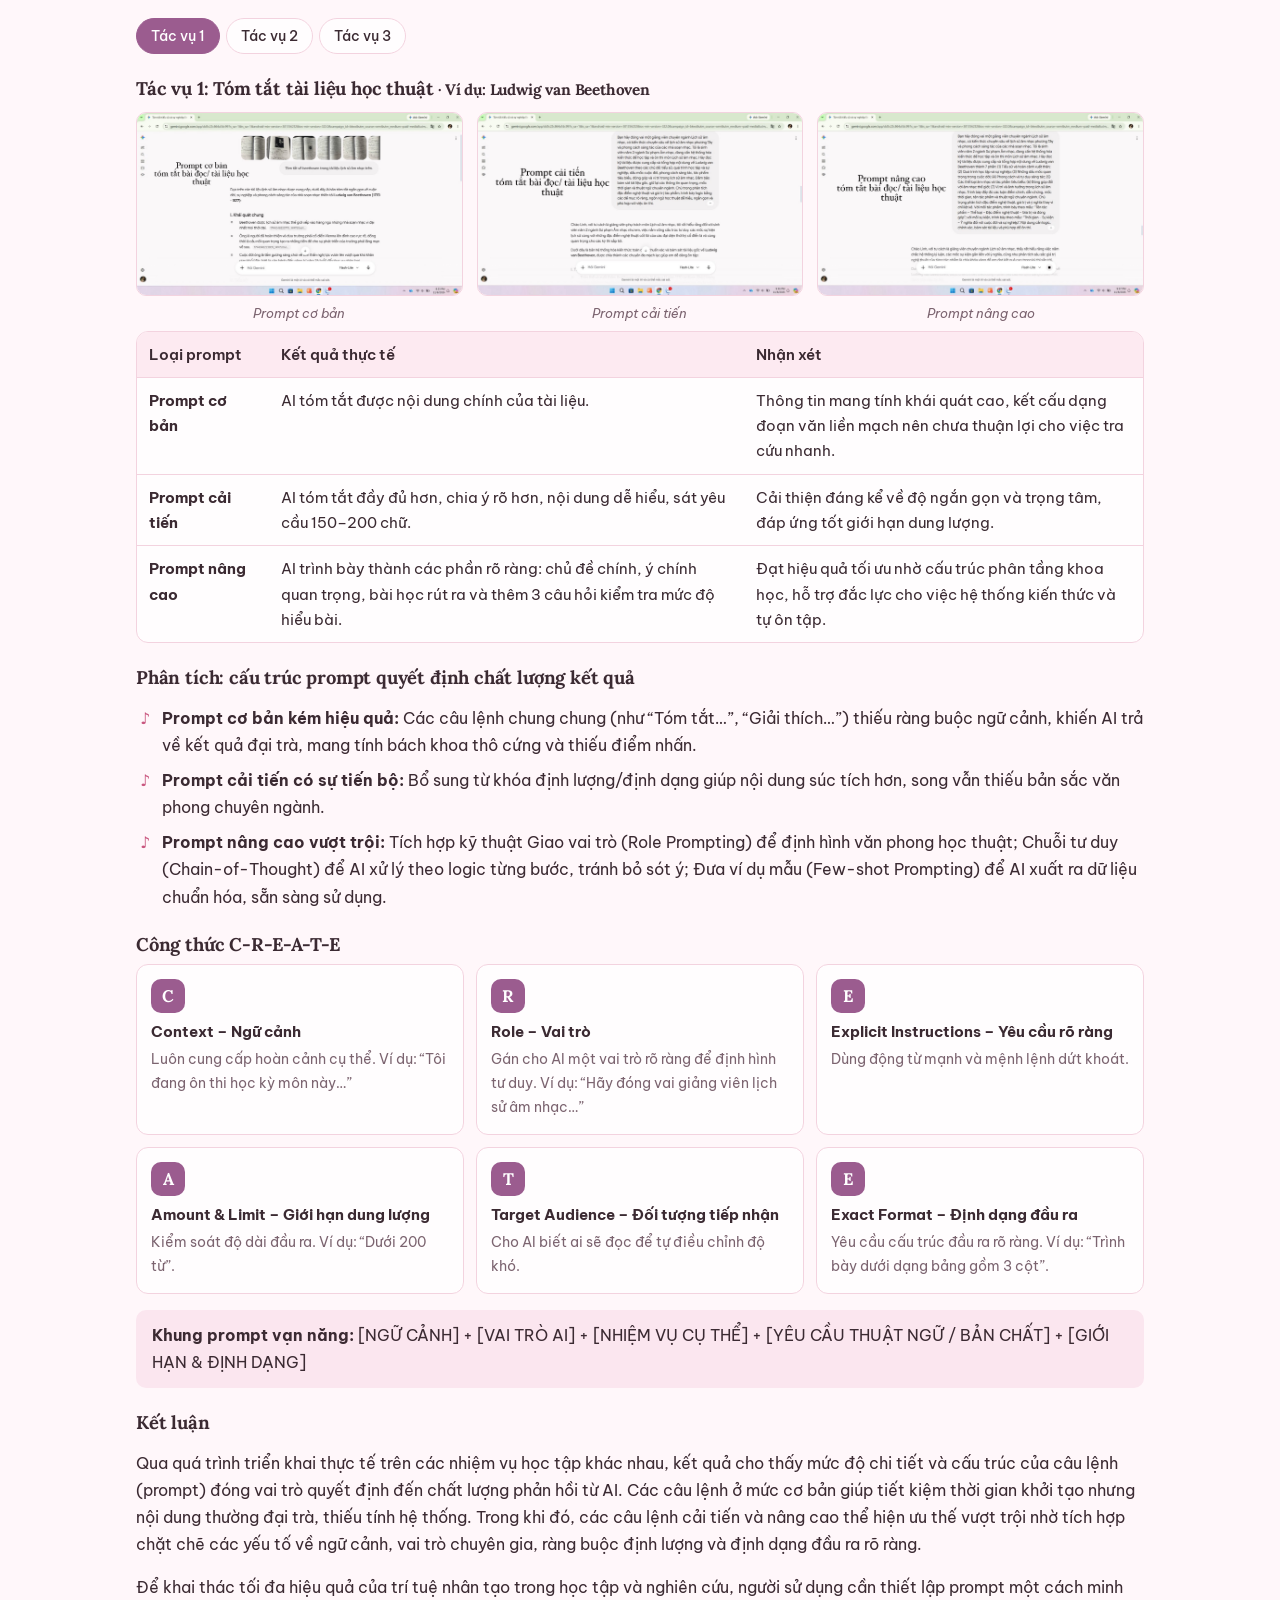
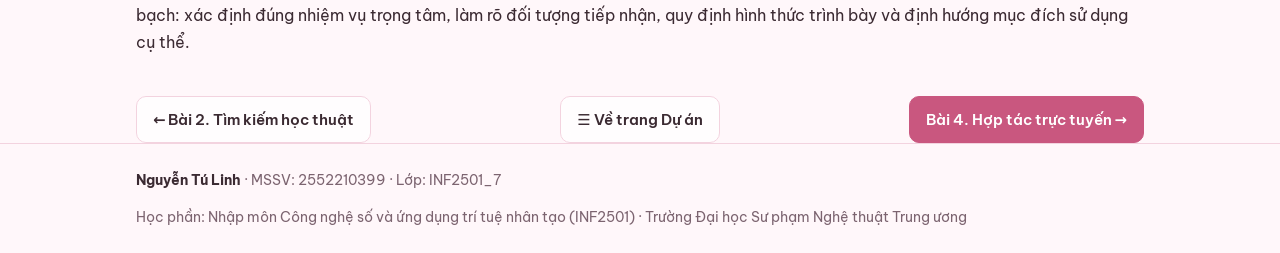
<file: projects/bai-3.html>
<!doctype html>
<html lang="vi">
<head>
<meta charset="utf-8">
<meta name="viewport" content="width=device-width, initial-scale=1">
<title>Bài 3. Viết Prompt hiệu quả cho các tác vụ học tập · Portfolio Nguyễn Tú Linh</title>
<meta name="description" content="Phát triển kỹ năng viết prompt hiệu quả để tận dụng tối đa khả năng của các mô hình ngôn ngữ lớn (LLM) trong học tập, thông qua thử nghiệm và so sánh 3 mức độ prompt (Cơ bản, Cải tiến, Nâng cao) trên 3 tác vụ học tập phổ biến.">
<meta name="author" content="Nguyễn Tú Linh">
<link rel="preconnect" href="https://fonts.googleapis.com"><link rel="preconnect" href="https://fonts.gstatic.com" crossorigin>
<link href="https://fonts.googleapis.com/css2?family=Be+Vietnam+Pro:wght@400;500;600;700&family=Lora:ital,wght@0,500;0,700;1,500&display=swap" rel="stylesheet">
<link rel="stylesheet" href="../assets/css/style.css">
<link rel="icon" href="data:image/svg+xml,<svg xmlns='http://www.w3.org/2000/svg' viewBox='0 0 32 32'><rect width='32' height='32' rx='7' fill='%23e07a9b'/><text x='16' y='22' font-size='16' text-anchor='middle' fill='white' font-family='Georgia'>♪</text></svg>">
</head>
<body>
<a class="skip" href="#main">Bỏ qua điều hướng</a>
<header class="site-header">
  <div class="wrap nav">
    <a class="brand" href="../index.html"><span class="seal">♪</span><span>Portfolio · Nguyễn Tú Linh</span></a>
    <ul class="menu" id="menu">
      <li><a href="../index.html#gioi-thieu" data-spy="gioi-thieu">Giới thiệu</a></li>
      <li class="has-sub"><a href="../index.html#du-an" data-spy="du-an" aria-current="page">Dự án & bài tập</a><button class="drop" aria-expanded="false" aria-label="Mở danh sách bài tập">▾</button>
        <ul class="submenu"><li><a href="../projects/bai-1.html">Bài 1. Thao tác cơ bản với tệp tin và thư mục<small>Chương 1</small></a></li><li><a href="../projects/bai-2.html">Bài 2. Tìm kiếm và đánh giá thông tin học thuật<small>Chương 2</small></a></li><li><a href="../projects/bai-3.html" aria-current="page">Bài 3. Viết Prompt hiệu quả cho các tác vụ học tập<small>Chương 3</small></a></li><li><a href="../projects/bai-4.html">Bài 4. Sử dụng công cụ hợp tác trực tuyến cho dự án nhóm<small>Chương 4</small></a></li><li><a href="../projects/bai-5.html">Bài 5. Sử dụng AI tạo sinh để hỗ trợ sáng tạo nội dung<small>Chương 5</small></a></li><li><a href="../projects/bai-6.html">Bài 6. Sử dụng AI có trách nhiệm trong học tập và nghiên cứu<small>Chương 6</small></a></li></ul></li>
      <li><a href="../index.html#tong-ket" data-spy="tong-ket">Tổng kết</a></li>
    </ul>
    <div class="tools">
      <button class="icon-btn" id="theme-toggle" aria-label="Đổi chế độ sáng/tối">☾</button>
      <button class="icon-btn burger" id="burger" aria-label="Mở menu" aria-expanded="false">☰</button>
    </div>
  </div>
</header>

<section class="hero small"><div class="wrap">
  <div class="crumbs"><a href="../index.html">Trang chủ</a> / <a href="../index.html#du-an">Dự án &amp; bài tập</a> / Bài 3</div>
  <div class="eyebrow">Chương 3: Tổng quan về trí tuệ nhân tạo · mục 3.4</div>
  <h1>Bài tập 3. Viết Prompt hiệu quả cho các tác vụ học tập</h1>
  <nav class="jump" aria-label="Các phần của bài"><a href="#a">a. Mục tiêu</a><a href="#b">b. Quá trình thực hiện</a><a href="#c">c. Sản phẩm</a></nav>
</div></section>
<main id="main" class="wrap ex">
  <section id="a">
    <h2><span class="section-tag"><span>a</span>Mục tiêu bài tập</span></h2>
    <ul class="tick"><li>Phát triển kỹ năng viết prompt hiệu quả để tận dụng tối đa khả năng của các mô hình ngôn ngữ lớn (LLM) trong học tập, thông qua thử nghiệm và so sánh 3 mức độ prompt (Cơ bản, Cải tiến, Nâng cao) trên 3 tác vụ học tập phổ biến.</li></ul>
    <p><b>Kỹ năng được rèn luyện:</b></p>
    <ul class="chips"><li>Tư duy cấu trúc hóa câu lệnh (Prompt Engineering)</li><li>Phân tích, đánh giá chất lượng phản hồi từ AI</li><li>Dùng AI làm trợ lý hệ thống hóa kiến thức chuyên ngành</li></ul>
  </section>
  <section id="b">
    <h2><span class="section-tag"><span>b</span>Tóm tắt quá trình thực hiện</span></h2>
    <h3>Các bước thực hiện</h3><ol class="steps"><li><b>Chọn công cụ và tác vụ:</b> Sử dụng Gemini; chọn 3 tác vụ: (1) tóm tắt tài liệu học thuật về Ludwig van Beethoven; (2) giải thích khái niệm Tính đa điệu (Polyphony); (3) tạo bộ câu hỏi ôn tập cho một chủ đề chuyên ngành.</li><li><b>Chạy 3 mức prompt cho mỗi tác vụ:</b> Với mỗi tác vụ, lần lượt nhập prompt cơ bản, prompt cải tiến và prompt nâng cao; chụp màn hình toàn bộ kết quả.</li><li><b>Lập bảng so sánh:</b> Ghi lại kết quả thực tế và nhận xét cho từng mức prompt.</li><li><b>Phân tích và rút ra công thức:</b> Phân tích mối quan hệ giữa cấu trúc prompt và chất lượng kết quả; tổng hợp công thức C-R-E-A-T-E và khung prompt vạn năng.</li></ol>
    <h3>Công cụ đã sử dụng</h3>
    <div class="table-wrap"><table class=""><thead><tr><th>Công cụ</th><th>Mục đích sử dụng</th></tr></thead><tbody><tr><td><b>Gemini (Google)</b></td><td>Công cụ AI dùng để chạy và so sánh 9 prompt</td></tr></tbody></table></div>
    <h3>Khó khăn gặp phải và cách giải quyết</h3>
    <div class="table-wrap"><table class=""><thead><tr><th>Khó khăn</th><th>Cách giải quyết</th></tr></thead><tbody><tr><td>Kết quả từ AI quá đại trà, thiếu chiều sâu học thuật ở các câu lệnh ban đầu (như “Tóm tắt về Beethoven”, “Giải thích khái niệm đa điệu”): văn bản bách khoa thô cứng, thiếu điểm nhấn chuyên ngành sư phạm âm nhạc, khó tra cứu nhanh.</td><td>Áp dụng cấu trúc prompt nâng cao: gán vai trò chuyên gia (“Bạn hãy đóng vai giảng viên lịch sử âm nhạc…”), yêu cầu phân chia bố cục theo từng phần và định lượng số từ cho từng mục.</td></tr><tr><td>Chưa kiểm soát được dung lượng và cấu trúc đầu ra: AI đôi khi viết quá dài hoặc bỏ sót mốc kiến thức quan trọng khi xử lý tài liệu lịch sử/lý thuyết âm nhạc phức tạp.</td><td>Ứng dụng công thức C-R-E-A-T-E, đặc biệt là giới hạn dung lượng (Amount &amp; Limit) và định dạng đầu ra tường minh (Exact Format) như các mục nhỏ, bảng biểu hoặc câu hỏi trắc nghiệm kiểm tra.</td></tr></tbody></table></div>
  </section>
  <section id="c">
    <h2><span class="section-tag"><span>c</span>Sản phẩm cuối cùng</span></h2>
    <p>Công cụ: <b>Gemini</b>. Chọn tác vụ để xem ảnh chụp 3 mức prompt và bảng so sánh kết quả.</p>
        <div><div class="tabs" role="tablist" data-tabs><button role="tab" aria-selected="true" aria-controls="task-0">Tác vụ 1</button><button role="tab" aria-selected="false" aria-controls="task-1">Tác vụ 2</button><button role="tab" aria-selected="false" aria-controls="task-2">Tác vụ 3</button></div><div class="panel" id="task-0" role="tabpanel">
          <h3>Tác vụ 1: Tóm tắt tài liệu học thuật <small>· Ví dụ: Ludwig van Beethoven</small></h3>
          <div class="shots three"><figure class="shot"><button class="zoom" data-full="../assets/img/bai3/01.jpg" aria-label="Phóng to ảnh: Prompt cơ bản"><img src="../assets/img/bai3/01.jpg" alt="Prompt cơ bản" loading="lazy"></button><figcaption>Prompt cơ bản</figcaption></figure><figure class="shot"><button class="zoom" data-full="../assets/img/bai3/02.jpg" aria-label="Phóng to ảnh: Prompt cải tiến"><img src="../assets/img/bai3/02.jpg" alt="Prompt cải tiến" loading="lazy"></button><figcaption>Prompt cải tiến</figcaption></figure><figure class="shot"><button class="zoom" data-full="../assets/img/bai3/03.jpg" aria-label="Phóng to ảnh: Prompt nâng cao"><img src="../assets/img/bai3/03.jpg" alt="Prompt nâng cao" loading="lazy"></button><figcaption>Prompt nâng cao</figcaption></figure></div>
          <div class="table-wrap"><table class=""><thead><tr><th>Loại prompt</th><th>Kết quả thực tế</th><th>Nhận xét</th></tr></thead><tbody><tr><td><b>Prompt cơ bản</b></td><td>AI tóm tắt được nội dung chính của tài liệu.</td><td>Thông tin mang tính khái quát cao, kết cấu dạng đoạn văn liền mạch nên chưa thuận lợi cho việc tra cứu nhanh.</td></tr><tr><td><b>Prompt cải tiến</b></td><td>AI tóm tắt đầy đủ hơn, chia ý rõ hơn, nội dung dễ hiểu, sát yêu cầu 150–200 chữ.</td><td>Cải thiện đáng kể về độ ngắn gọn và trọng tâm, đáp ứng tốt giới hạn dung lượng.</td></tr><tr><td><b>Prompt nâng cao</b></td><td>AI trình bày thành các phần rõ ràng: chủ đề chính, ý chính quan trọng, bài học rút ra và thêm 3 câu hỏi kiểm tra mức độ hiểu bài.</td><td>Đạt hiệu quả tối ưu nhờ cấu trúc phân tầng khoa học, hỗ trợ đắc lực cho việc hệ thống kiến thức và tự ôn tập.</td></tr></tbody></table></div>
        </div><div class="panel" id="task-1" role="tabpanel" hidden>
          <h3>Tác vụ 2: Giải thích khái niệm phức tạp <small>· Ví dụ: Tính đa điệu (Polyphony)</small></h3>
          <div class="shots three"><figure class="shot"><button class="zoom" data-full="../assets/img/bai3/04.jpg" aria-label="Phóng to ảnh: Prompt cơ bản"><img src="../assets/img/bai3/04.jpg" alt="Prompt cơ bản" loading="lazy"></button><figcaption>Prompt cơ bản</figcaption></figure><figure class="shot"><button class="zoom" data-full="../assets/img/bai3/05.jpg" aria-label="Phóng to ảnh: Prompt cải tiến"><img src="../assets/img/bai3/05.jpg" alt="Prompt cải tiến" loading="lazy"></button><figcaption>Prompt cải tiến</figcaption></figure><figure class="shot"><button class="zoom" data-full="../assets/img/bai3/06.jpg" aria-label="Phóng to ảnh: Prompt nâng cao"><img src="../assets/img/bai3/06.jpg" alt="Prompt nâng cao" loading="lazy"></button><figcaption>Prompt nâng cao</figcaption></figure></div>
          <div class="table-wrap"><table class=""><thead><tr><th>Loại prompt</th><th>Kết quả thực tế</th><th>Nhận xét</th></tr></thead><tbody><tr><td><b>Prompt cơ bản</b></td><td>AI giải thích khái niệm chung chung bằng từ ngữ phổ thông, mang tính liệt kê ngắn gọn.</td><td>Cách diễn đạt còn sơ lược, thiếu chiều sâu lý luận chuyên ngành và không có ví dụ thực tiễn.</td></tr><tr><td><b>Prompt cải tiến</b></td><td>AI giải thích chi tiết hơn, có phân chia đề mục cơ bản và đưa ra 1–2 ví dụ minh họa dễ hiểu.</td><td>Giúp người học dễ dàng nắm bắt bản chất cơ bản và ngữ cảnh sử dụng thực tế.</td></tr><tr><td><b>Prompt nâng cao</b></td><td>AI phân tích đa chiều, dùng thuật ngữ chuyên ngành chuẩn xác, kèm gốc từ và ví dụ thực tiễn gắn với thực hành sư phạm.</td><td>Mang lại giá trị học thuật cao, làm rõ bản chất lý luận và tính ứng dụng thực tiễn.</td></tr></tbody></table></div>
        </div><div class="panel" id="task-2" role="tabpanel" hidden>
          <h3>Tác vụ 3: Tạo bộ câu hỏi ôn tập <small>· Ví dụ: Nhà soạn nhạc Ludwig van Beethoven</small></h3>
          <div class="shots three"><figure class="shot"><button class="zoom" data-full="../assets/img/bai3/07.jpg" aria-label="Phóng to ảnh: Prompt cơ bản"><img src="../assets/img/bai3/07.jpg" alt="Prompt cơ bản" loading="lazy"></button><figcaption>Prompt cơ bản</figcaption></figure><figure class="shot"><button class="zoom" data-full="../assets/img/bai3/08.jpg" aria-label="Phóng to ảnh: Prompt cải tiến"><img src="../assets/img/bai3/08.jpg" alt="Prompt cải tiến" loading="lazy"></button><figcaption>Prompt cải tiến</figcaption></figure><figure class="shot"><button class="zoom" data-full="../assets/img/bai3/09.jpg" aria-label="Phóng to ảnh: Prompt nâng cao"><img src="../assets/img/bai3/09.jpg" alt="Prompt nâng cao" loading="lazy"></button><figcaption>Prompt nâng cao</figcaption></figure></div>
          <div class="table-wrap"><table class=""><thead><tr><th>Loại prompt</th><th>Kết quả thực tế</th><th>Nhận xét</th></tr></thead><tbody><tr><td><b>Prompt cơ bản</b></td><td>AI tạo được bộ câu hỏi về chủ đề.</td><td>Đáp ứng yêu cầu số lượng nhưng chưa phân định rõ cấp độ và định hướng nhận thức.</td></tr><tr><td><b>Prompt cải tiến</b></td><td>AI chia câu hỏi thành các nhóm rõ ràng (lý thuyết, vận dụng).</td><td>Hệ thống câu hỏi có phân nhóm rõ ràng, thuận lợi hơn cho việc kiểm tra kiến thức.</td></tr><tr><td><b>Prompt nâng cao</b></td><td>AI chia rõ 3 nhóm: lý thuyết, phân tích, vận dụng thực tế; sau mỗi câu có ghi mục đích kiểm tra.</td><td>Xây dựng bộ công cụ đánh giá chuẩn hóa theo ma trận nhận thức, rất thiết thực cho sinh viên ôn thi chuyên ngành.</td></tr></tbody></table></div>
        </div></div>
        <h3>Phân tích: cấu trúc prompt quyết định chất lượng kết quả</h3>
        <ul class="tick"><li><b>Prompt cơ bản kém hiệu quả:</b> Các câu lệnh chung chung (như “Tóm tắt…”, “Giải thích…”) thiếu ràng buộc ngữ cảnh, khiến AI trả về kết quả đại trà, mang tính bách khoa thô cứng và thiếu điểm nhấn.</li><li><b>Prompt cải tiến có sự tiến bộ:</b> Bổ sung từ khóa định lượng/định dạng giúp nội dung súc tích hơn, song vẫn thiếu bản sắc văn phong chuyên ngành.</li><li><b>Prompt nâng cao vượt trội:</b> Tích hợp kỹ thuật Giao vai trò (Role Prompting) để định hình văn phong học thuật; Chuỗi tư duy (Chain-of-Thought) để AI xử lý theo logic từng bước, tránh bỏ sót ý; Đưa ví dụ mẫu (Few-shot Prompting) để AI xuất ra dữ liệu chuẩn hóa, sẵn sàng sử dụng.</li></ul>
        <h3>Công thức C-R-E-A-T-E</h3>
        <div class="craap six"><div class="cr"><span class="L">C</span><b>Context – Ngữ cảnh</b><p>Luôn cung cấp hoàn cảnh cụ thể. Ví dụ: “Tôi đang ôn thi học kỳ môn này…”</p></div><div class="cr"><span class="L">R</span><b>Role – Vai trò</b><p>Gán cho AI một vai trò rõ ràng để định hình tư duy. Ví dụ: “Hãy đóng vai giảng viên lịch sử âm nhạc…”</p></div><div class="cr"><span class="L">E</span><b>Explicit Instructions – Yêu cầu rõ ràng</b><p>Dùng động từ mạnh và mệnh lệnh dứt khoát.</p></div><div class="cr"><span class="L">A</span><b>Amount &amp; Limit – Giới hạn dung lượng</b><p>Kiểm soát độ dài đầu ra. Ví dụ: “Dưới 200 từ”.</p></div><div class="cr"><span class="L">T</span><b>Target Audience – Đối tượng tiếp nhận</b><p>Cho AI biết ai sẽ đọc để tự điều chỉnh độ khó.</p></div><div class="cr"><span class="L">E</span><b>Exact Format – Định dạng đầu ra</b><p>Yêu cầu cấu trúc đầu ra rõ ràng. Ví dụ: “Trình bày dưới dạng bảng gồm 3 cột”.</p></div></div>
        <p class="formula"><b>Khung prompt vạn năng:</b> [NGỮ CẢNH] + [VAI TRÒ AI] + [NHIỆM VỤ CỤ THỂ] + [YÊU CẦU THUẬT NGỮ / BẢN CHẤT] + [GIỚI HẠN &amp; ĐỊNH DẠNG]</p>
        <h3>Kết luận</h3><p>Qua quá trình triển khai thực tế trên các nhiệm vụ học tập khác nhau, kết quả cho thấy mức độ chi tiết và cấu trúc của câu lệnh (prompt) đóng vai trò quyết định đến chất lượng phản hồi từ AI. Các câu lệnh ở mức cơ bản giúp tiết kiệm thời gian khởi tạo nhưng nội dung thường đại trà, thiếu tính hệ thống. Trong khi đó, các câu lệnh cải tiến và nâng cao thể hiện ưu thế vượt trội nhờ tích hợp chặt chẽ các yếu tố về ngữ cảnh, vai trò chuyên gia, ràng buộc định lượng và định dạng đầu ra rõ ràng.</p><p>Để khai thác tối đa hiệu quả của trí tuệ nhân tạo trong học tập và nghiên cứu, người sử dụng cần thiết lập prompt một cách minh bạch: xác định đúng nhiệm vụ trọng tâm, làm rõ đối tượng tiếp nhận, quy định hình thức trình bày và định hướng mục đích sử dụng cụ thể.</p>
  </section>
  <nav class="pager" aria-label="Điều hướng bài tập">
    <a class="btn" href="bai-2.html">← Bài 2. Tìm kiếm học thuật</a>
    <a class="btn" href="../index.html#du-an">☰ Về trang Dự án</a>
    <a class="btn primary" href="bai-4.html">Bài 4. Hợp tác trực tuyến →</a>
  </nav>
</main>
<footer class="site-footer">
  <div class="wrap">
    <div><b>Nguyễn Tú Linh</b> · MSSV: 2552210399 · Lớp: INF2501_7</div>
    <div>Học phần: Nhập môn Công nghệ số và ứng dụng trí tuệ nhân tạo (INF2501) · Trường Đại học Sư phạm Nghệ thuật Trung ương</div>
  </div>
</footer>
<div class="lightbox" id="lightbox" hidden><button class="lb-close" aria-label="Đóng">✕</button><img alt=""><p></p></div>
<div class="toast" id="toast" role="status" aria-live="polite"></div>
<script src="../assets/js/main.js"></script>
</body>
</html>
</file>
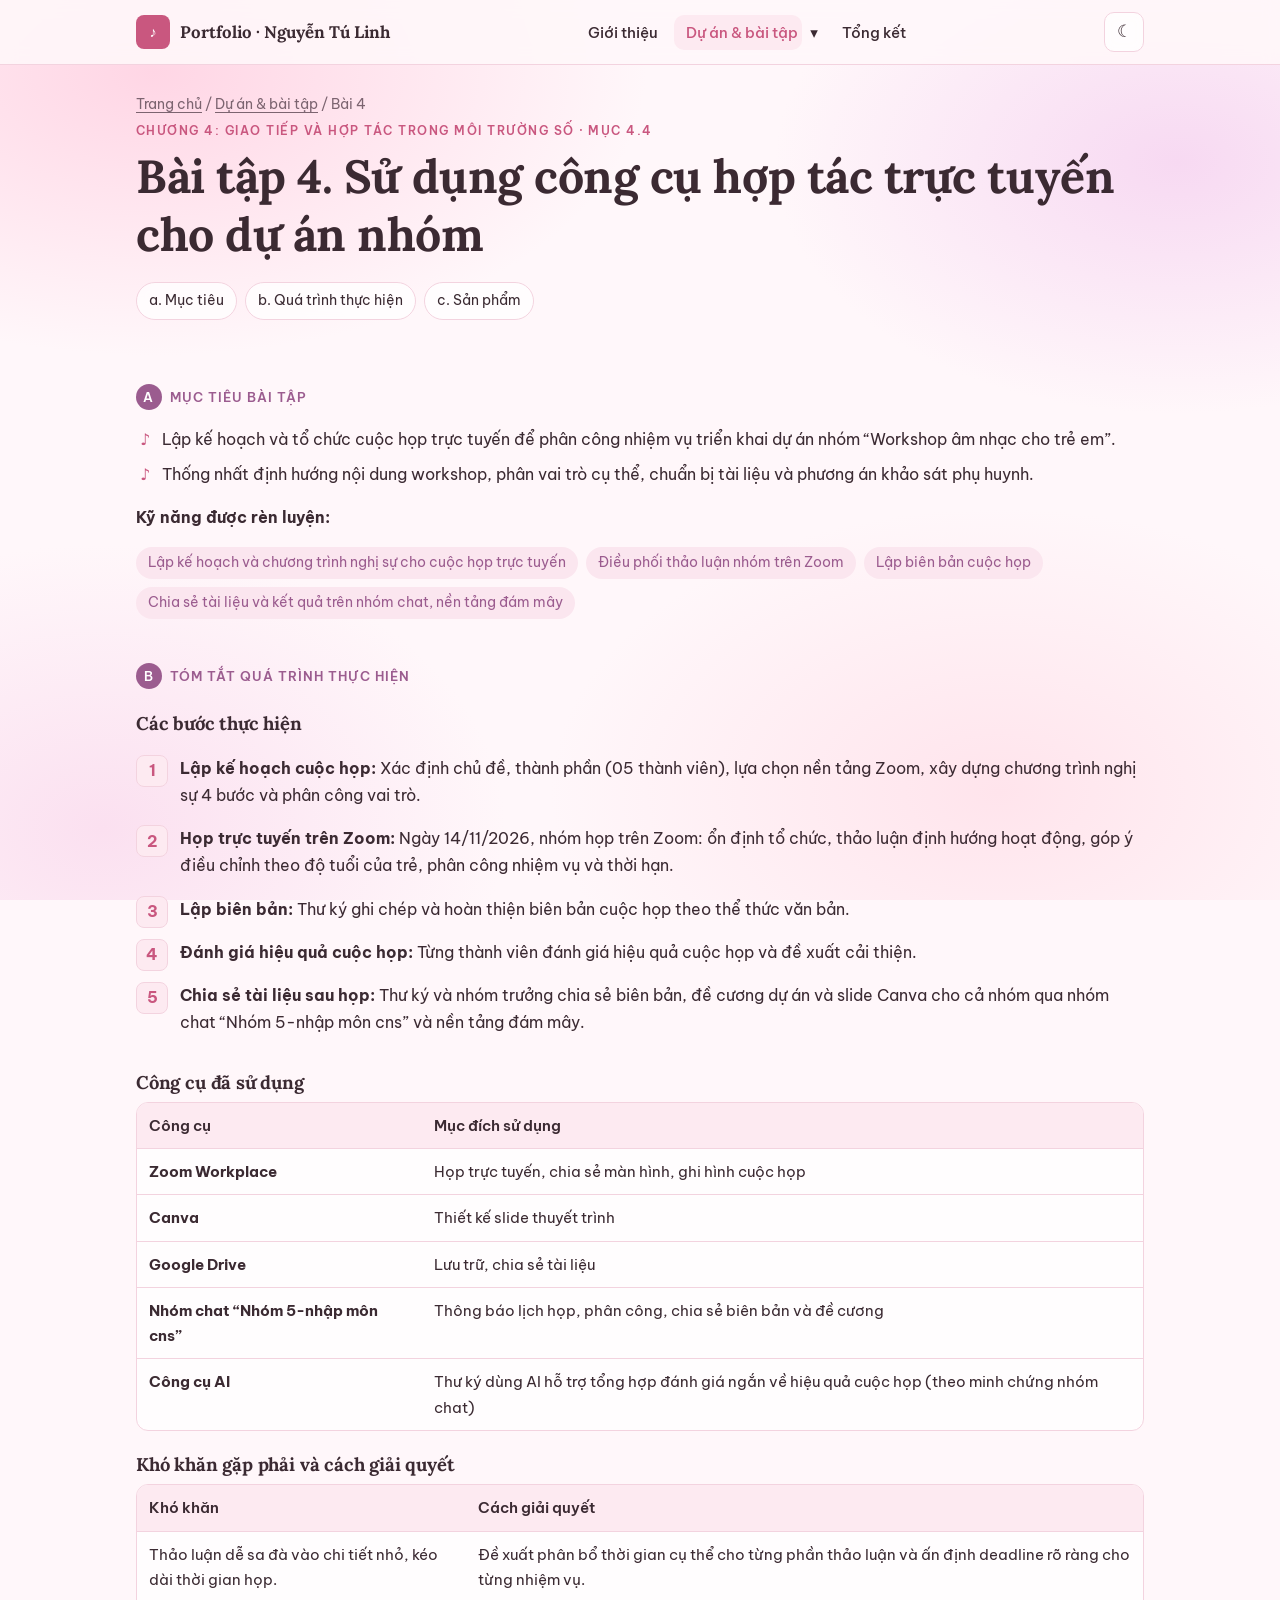
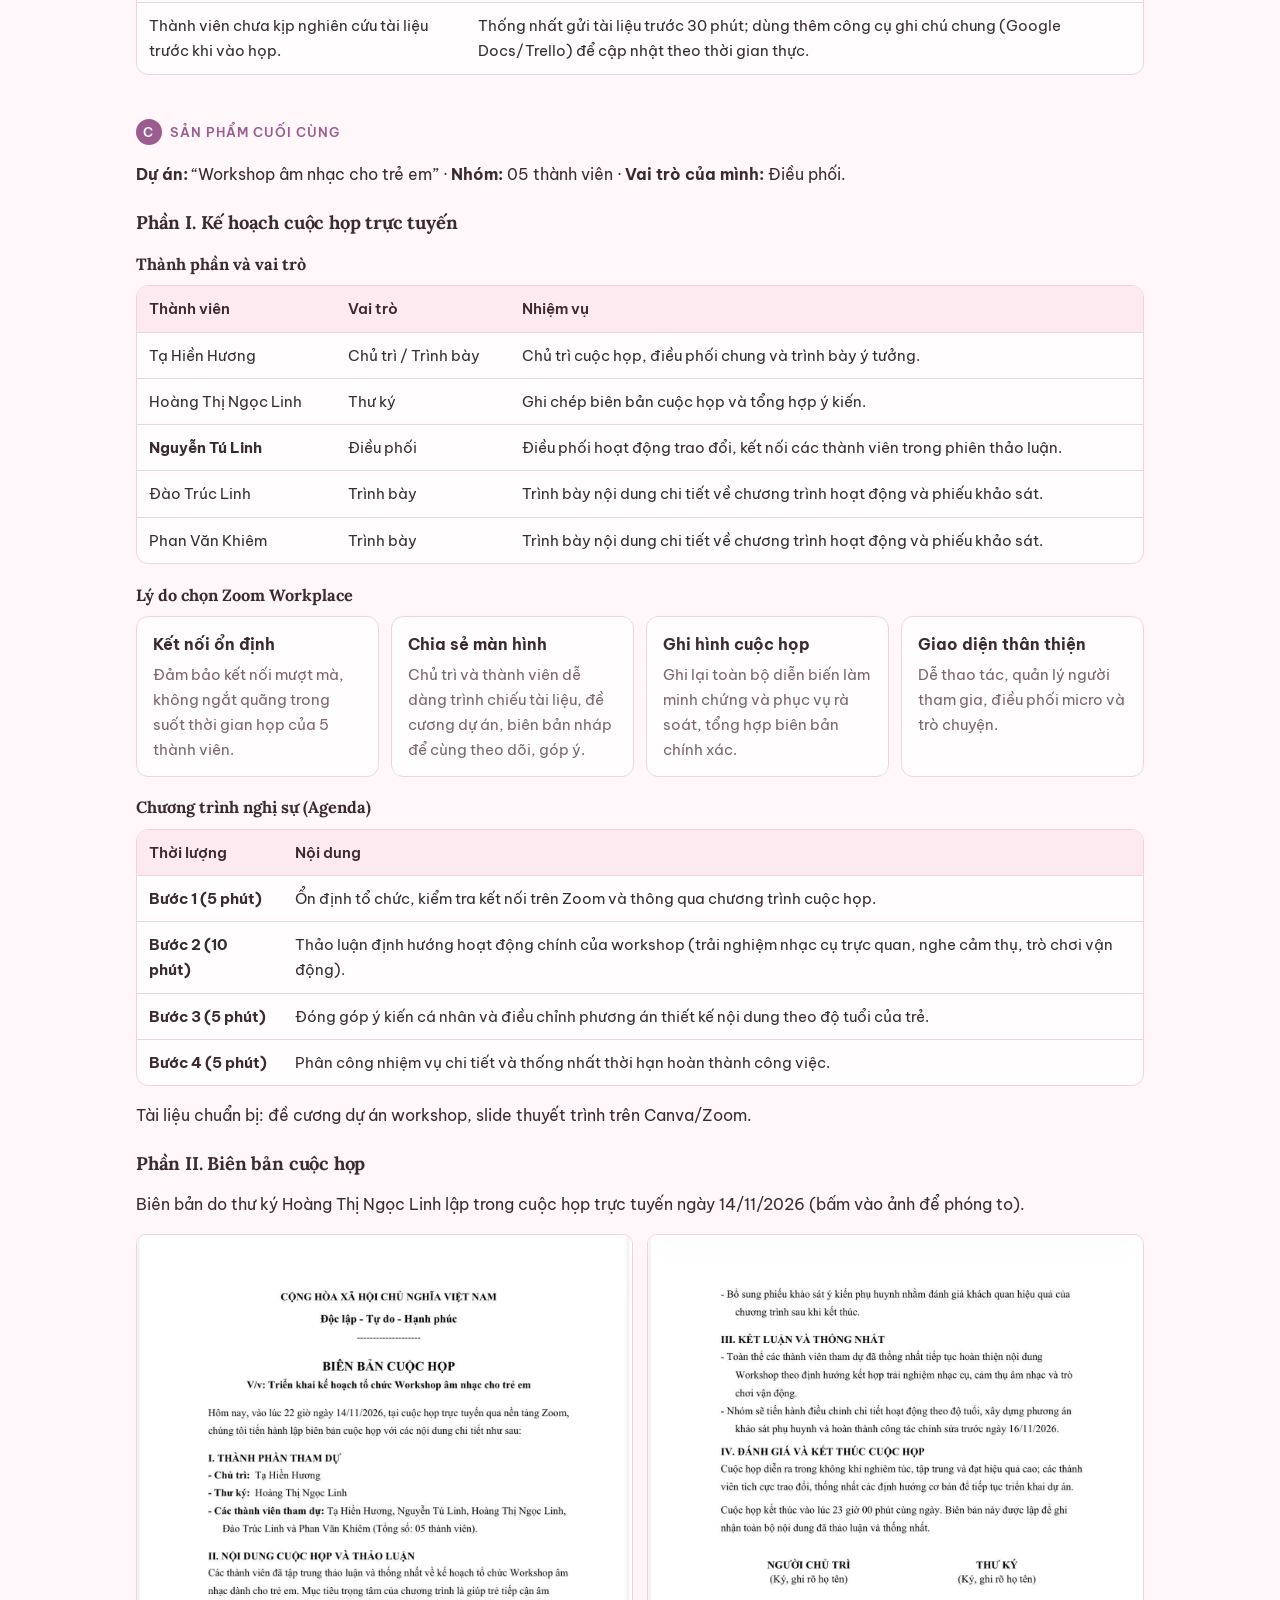
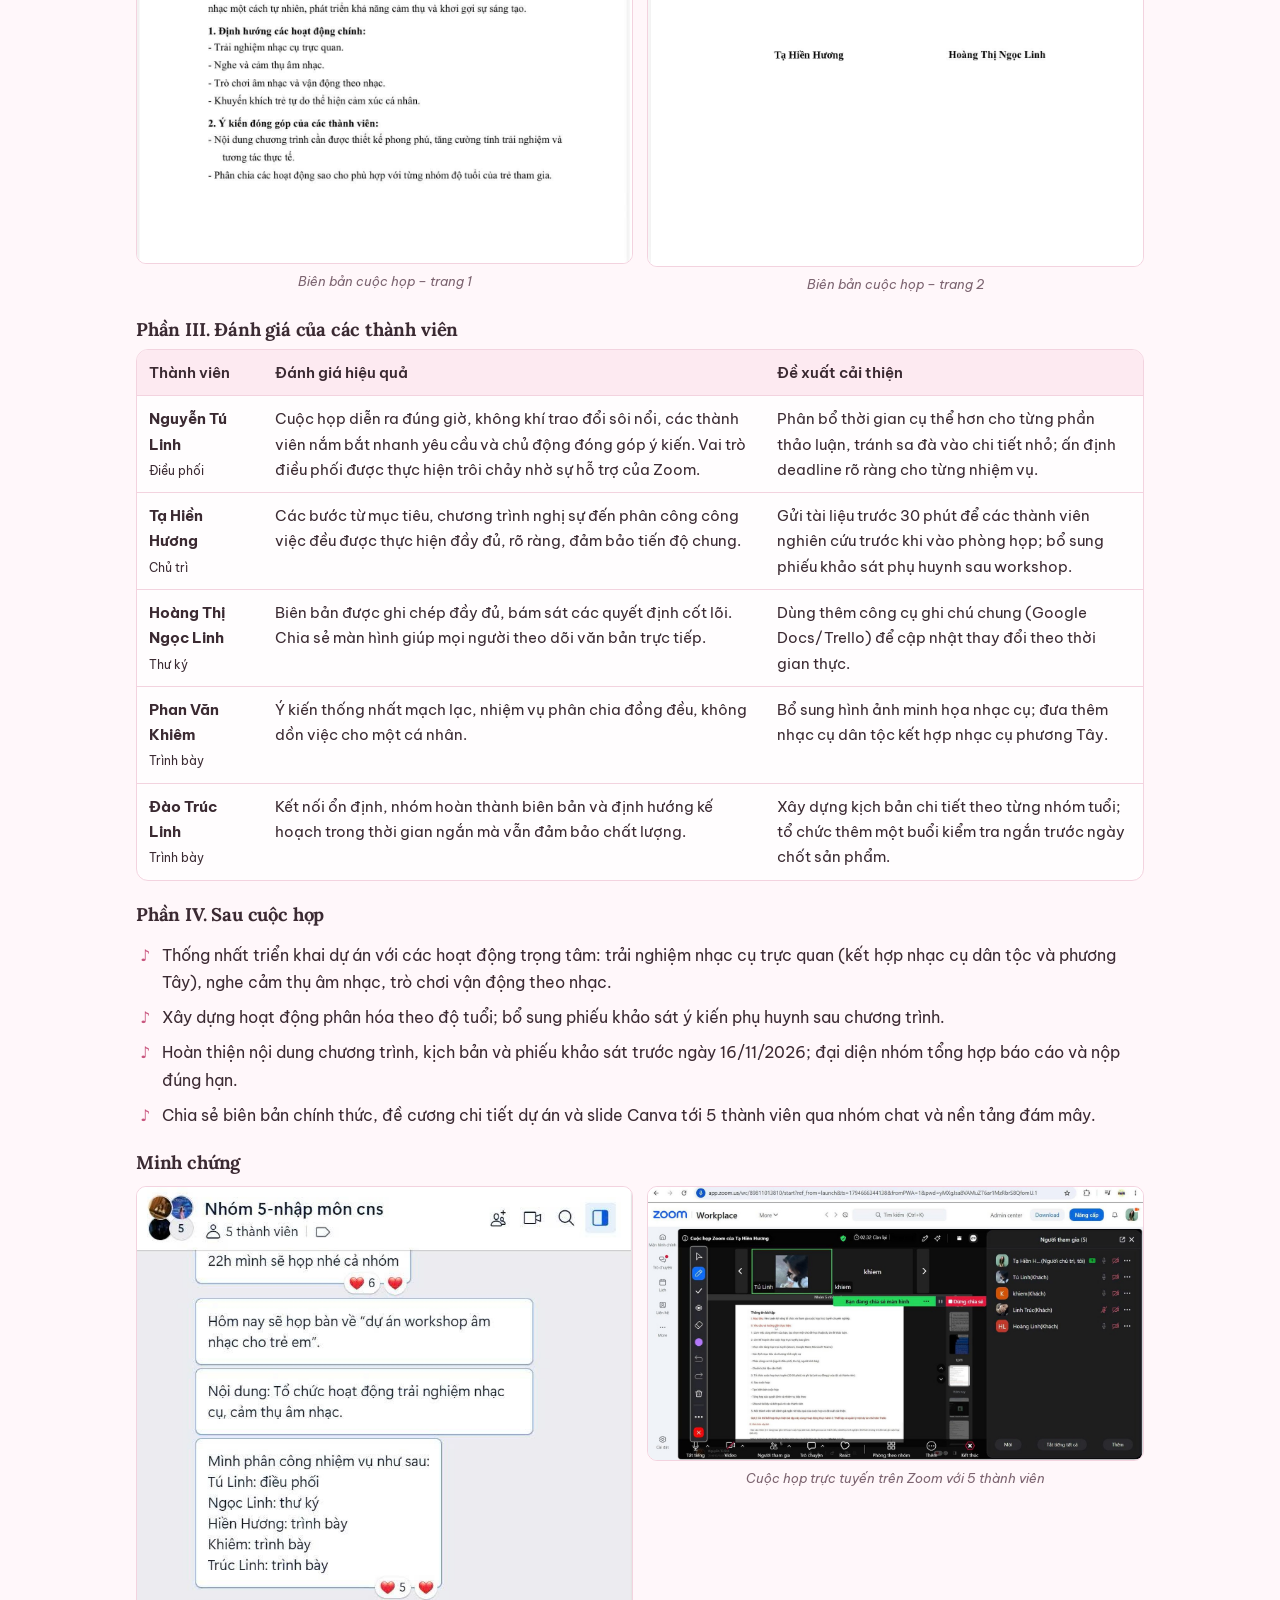
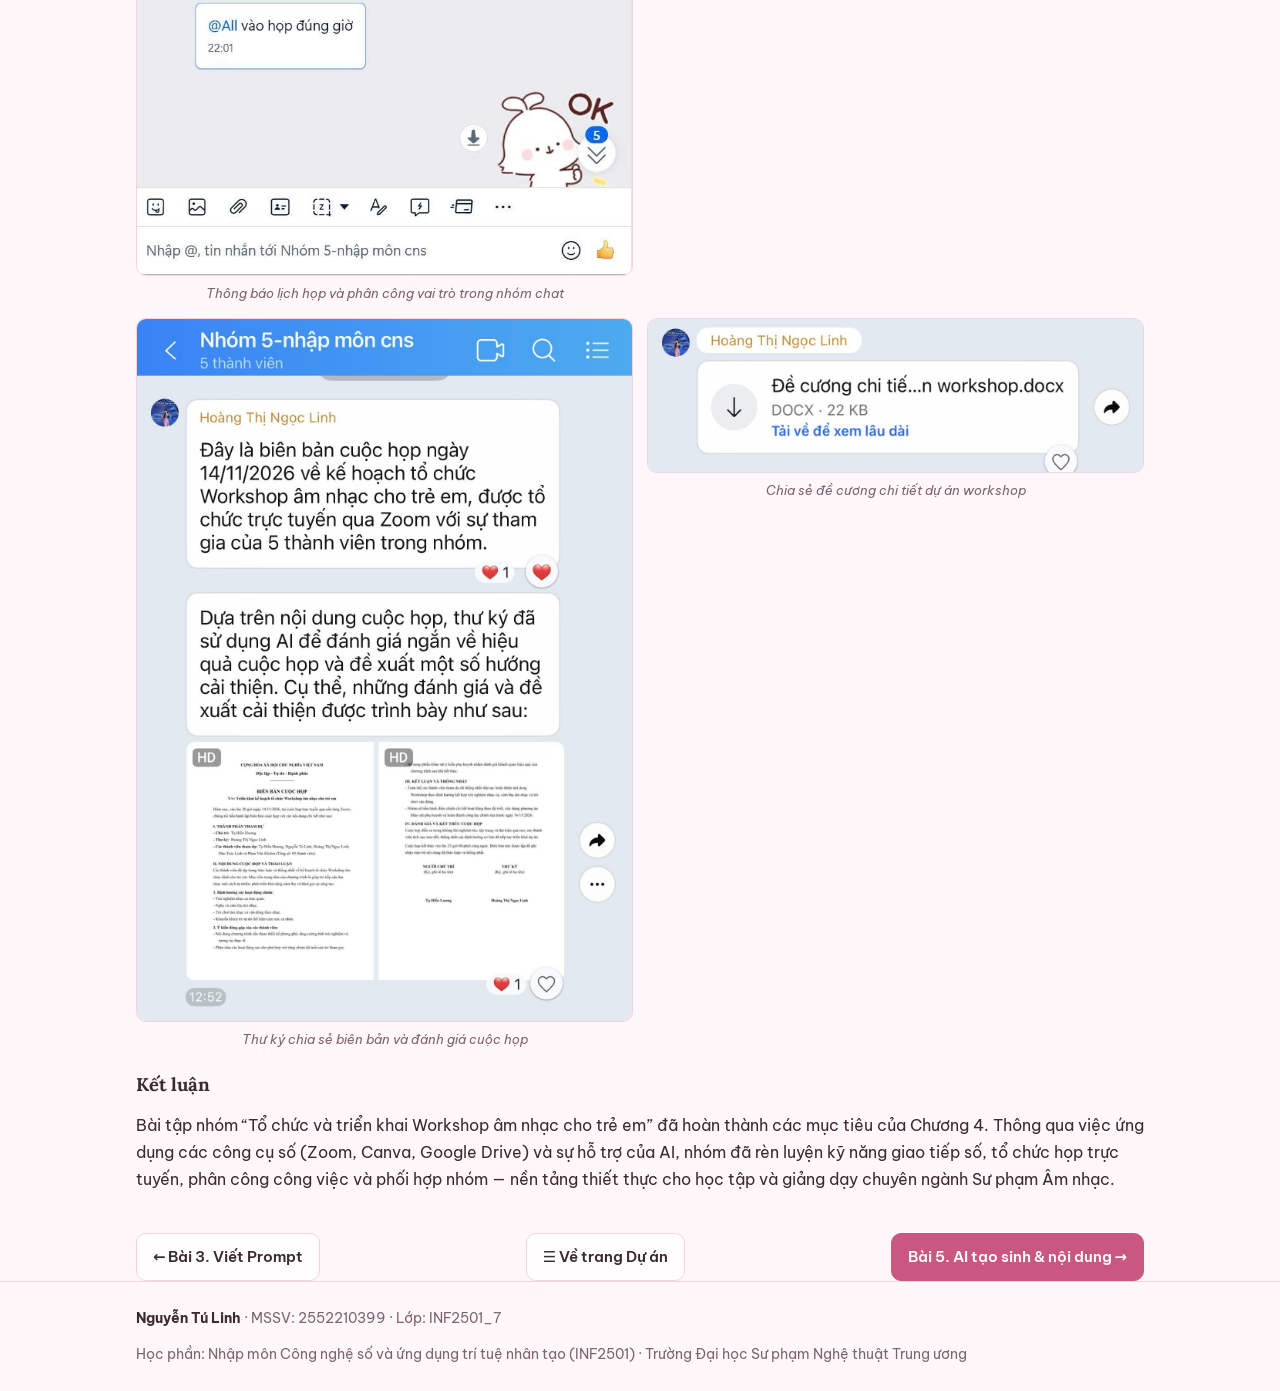
<file: projects/bai-4.html>
<!doctype html>
<html lang="vi">
<head>
<meta charset="utf-8">
<meta name="viewport" content="width=device-width, initial-scale=1">
<title>Bài 4. Sử dụng công cụ hợp tác trực tuyến cho dự án nhóm · Portfolio Nguyễn Tú Linh</title>
<meta name="description" content="Lập kế hoạch và tổ chức cuộc họp trực tuyến để phân công nhiệm vụ triển khai dự án nhóm “Workshop âm nhạc cho trẻ em”.">
<meta name="author" content="Nguyễn Tú Linh">
<link rel="preconnect" href="https://fonts.googleapis.com"><link rel="preconnect" href="https://fonts.gstatic.com" crossorigin>
<link href="https://fonts.googleapis.com/css2?family=Be+Vietnam+Pro:wght@400;500;600;700&family=Lora:ital,wght@0,500;0,700;1,500&display=swap" rel="stylesheet">
<link rel="stylesheet" href="../assets/css/style.css">
<link rel="icon" href="data:image/svg+xml,<svg xmlns='http://www.w3.org/2000/svg' viewBox='0 0 32 32'><rect width='32' height='32' rx='7' fill='%23e07a9b'/><text x='16' y='22' font-size='16' text-anchor='middle' fill='white' font-family='Georgia'>♪</text></svg>">
</head>
<body>
<a class="skip" href="#main">Bỏ qua điều hướng</a>
<header class="site-header">
  <div class="wrap nav">
    <a class="brand" href="../index.html"><span class="seal">♪</span><span>Portfolio · Nguyễn Tú Linh</span></a>
    <ul class="menu" id="menu">
      <li><a href="../index.html#gioi-thieu" data-spy="gioi-thieu">Giới thiệu</a></li>
      <li class="has-sub"><a href="../index.html#du-an" data-spy="du-an" aria-current="page">Dự án & bài tập</a><button class="drop" aria-expanded="false" aria-label="Mở danh sách bài tập">▾</button>
        <ul class="submenu"><li><a href="../projects/bai-1.html">Bài 1. Thao tác cơ bản với tệp tin và thư mục<small>Chương 1</small></a></li><li><a href="../projects/bai-2.html">Bài 2. Tìm kiếm và đánh giá thông tin học thuật<small>Chương 2</small></a></li><li><a href="../projects/bai-3.html">Bài 3. Viết Prompt hiệu quả cho các tác vụ học tập<small>Chương 3</small></a></li><li><a href="../projects/bai-4.html" aria-current="page">Bài 4. Sử dụng công cụ hợp tác trực tuyến cho dự án nhóm<small>Chương 4</small></a></li><li><a href="../projects/bai-5.html">Bài 5. Sử dụng AI tạo sinh để hỗ trợ sáng tạo nội dung<small>Chương 5</small></a></li><li><a href="../projects/bai-6.html">Bài 6. Sử dụng AI có trách nhiệm trong học tập và nghiên cứu<small>Chương 6</small></a></li></ul></li>
      <li><a href="../index.html#tong-ket" data-spy="tong-ket">Tổng kết</a></li>
    </ul>
    <div class="tools">
      <button class="icon-btn" id="theme-toggle" aria-label="Đổi chế độ sáng/tối">☾</button>
      <button class="icon-btn burger" id="burger" aria-label="Mở menu" aria-expanded="false">☰</button>
    </div>
  </div>
</header>

<section class="hero small"><div class="wrap">
  <div class="crumbs"><a href="../index.html">Trang chủ</a> / <a href="../index.html#du-an">Dự án &amp; bài tập</a> / Bài 4</div>
  <div class="eyebrow">Chương 4: Giao tiếp và hợp tác trong môi trường số · mục 4.4</div>
  <h1>Bài tập 4. Sử dụng công cụ hợp tác trực tuyến cho dự án nhóm</h1>
  <nav class="jump" aria-label="Các phần của bài"><a href="#a">a. Mục tiêu</a><a href="#b">b. Quá trình thực hiện</a><a href="#c">c. Sản phẩm</a></nav>
</div></section>
<main id="main" class="wrap ex">
  <section id="a">
    <h2><span class="section-tag"><span>a</span>Mục tiêu bài tập</span></h2>
    <ul class="tick"><li>Lập kế hoạch và tổ chức cuộc họp trực tuyến để phân công nhiệm vụ triển khai dự án nhóm “Workshop âm nhạc cho trẻ em”.</li><li>Thống nhất định hướng nội dung workshop, phân vai trò cụ thể, chuẩn bị tài liệu và phương án khảo sát phụ huynh.</li></ul>
    <p><b>Kỹ năng được rèn luyện:</b></p>
    <ul class="chips"><li>Lập kế hoạch và chương trình nghị sự cho cuộc họp trực tuyến</li><li>Điều phối thảo luận nhóm trên Zoom</li><li>Lập biên bản cuộc họp</li><li>Chia sẻ tài liệu và kết quả trên nhóm chat, nền tảng đám mây</li></ul>
  </section>
  <section id="b">
    <h2><span class="section-tag"><span>b</span>Tóm tắt quá trình thực hiện</span></h2>
    <h3>Các bước thực hiện</h3><ol class="steps"><li><b>Lập kế hoạch cuộc họp:</b> Xác định chủ đề, thành phần (05 thành viên), lựa chọn nền tảng Zoom, xây dựng chương trình nghị sự 4 bước và phân công vai trò.</li><li><b>Họp trực tuyến trên Zoom:</b> Ngày 14/11/2026, nhóm họp trên Zoom: ổn định tổ chức, thảo luận định hướng hoạt động, góp ý điều chỉnh theo độ tuổi của trẻ, phân công nhiệm vụ và thời hạn.</li><li><b>Lập biên bản:</b> Thư ký ghi chép và hoàn thiện biên bản cuộc họp theo thể thức văn bản.</li><li><b>Đánh giá hiệu quả cuộc họp:</b> Từng thành viên đánh giá hiệu quả cuộc họp và đề xuất cải thiện.</li><li><b>Chia sẻ tài liệu sau họp:</b> Thư ký và nhóm trưởng chia sẻ biên bản, đề cương dự án và slide Canva cho cả nhóm qua nhóm chat “Nhóm 5-nhập môn cns” và nền tảng đám mây.</li></ol>
    <h3>Công cụ đã sử dụng</h3>
    <div class="table-wrap"><table class=""><thead><tr><th>Công cụ</th><th>Mục đích sử dụng</th></tr></thead><tbody><tr><td><b>Zoom Workplace</b></td><td>Họp trực tuyến, chia sẻ màn hình, ghi hình cuộc họp</td></tr><tr><td><b>Canva</b></td><td>Thiết kế slide thuyết trình</td></tr><tr><td><b>Google Drive</b></td><td>Lưu trữ, chia sẻ tài liệu</td></tr><tr><td><b>Nhóm chat “Nhóm 5-nhập môn cns”</b></td><td>Thông báo lịch họp, phân công, chia sẻ biên bản và đề cương</td></tr><tr><td><b>Công cụ AI</b></td><td>Thư ký dùng AI hỗ trợ tổng hợp đánh giá ngắn về hiệu quả cuộc họp (theo minh chứng nhóm chat)</td></tr></tbody></table></div>
    <h3>Khó khăn gặp phải và cách giải quyết</h3>
    <div class="table-wrap"><table class=""><thead><tr><th>Khó khăn</th><th>Cách giải quyết</th></tr></thead><tbody><tr><td>Thảo luận dễ sa đà vào chi tiết nhỏ, kéo dài thời gian họp.</td><td>Đề xuất phân bổ thời gian cụ thể cho từng phần thảo luận và ấn định deadline rõ ràng cho từng nhiệm vụ.</td></tr><tr><td>Thành viên chưa kịp nghiên cứu tài liệu trước khi vào họp.</td><td>Thống nhất gửi tài liệu trước 30 phút; dùng thêm công cụ ghi chú chung (Google Docs/Trello) để cập nhật theo thời gian thực.</td></tr></tbody></table></div>
  </section>
  <section id="c">
    <h2><span class="section-tag"><span>c</span>Sản phẩm cuối cùng</span></h2>
    <p><b>Dự án:</b> “Workshop âm nhạc cho trẻ em” · <b>Nhóm:</b> 05 thành viên · <b>Vai trò của mình:</b> Điều phối.</p>
        <h3>Phần I. Kế hoạch cuộc họp trực tuyến</h3>
        <h4>Thành phần và vai trò</h4>
        <div class="table-wrap"><table class=""><thead><tr><th>Thành viên</th><th>Vai trò</th><th>Nhiệm vụ</th></tr></thead><tbody><tr><td>Tạ Hiền Hương</td><td>Chủ trì / Trình bày</td><td>Chủ trì cuộc họp, điều phối chung và trình bày ý tưởng.</td></tr><tr><td>Hoàng Thị Ngọc Linh</td><td>Thư ký</td><td>Ghi chép biên bản cuộc họp và tổng hợp ý kiến.</td></tr><tr><td><b>Nguyễn Tú Linh</b></td><td>Điều phối</td><td>Điều phối hoạt động trao đổi, kết nối các thành viên trong phiên thảo luận.</td></tr><tr><td>Đào Trúc Linh</td><td>Trình bày</td><td>Trình bày nội dung chi tiết về chương trình hoạt động và phiếu khảo sát.</td></tr><tr><td>Phan Văn Khiêm</td><td>Trình bày</td><td>Trình bày nội dung chi tiết về chương trình hoạt động và phiếu khảo sát.</td></tr></tbody></table></div>
        <h4>Lý do chọn Zoom Workplace</h4>
        <div class="mini-grid"><div class="mini"><b>Kết nối ổn định</b><p>Đảm bảo kết nối mượt mà, không ngắt quãng trong suốt thời gian họp của 5 thành viên.</p></div><div class="mini"><b>Chia sẻ màn hình</b><p>Chủ trì và thành viên dễ dàng trình chiếu tài liệu, đề cương dự án, biên bản nháp để cùng theo dõi, góp ý.</p></div><div class="mini"><b>Ghi hình cuộc họp</b><p>Ghi lại toàn bộ diễn biến làm minh chứng và phục vụ rà soát, tổng hợp biên bản chính xác.</p></div><div class="mini"><b>Giao diện thân thiện</b><p>Dễ thao tác, quản lý người tham gia, điều phối micro và trò chuyện.</p></div></div>
        <h4>Chương trình nghị sự (Agenda)</h4>
        <div class="table-wrap"><table class=""><thead><tr><th>Thời lượng</th><th>Nội dung</th></tr></thead><tbody><tr><td><b>Bước 1 (5 phút)</b></td><td>Ổn định tổ chức, kiểm tra kết nối trên Zoom và thông qua chương trình cuộc họp.</td></tr><tr><td><b>Bước 2 (10 phút)</b></td><td>Thảo luận định hướng hoạt động chính của workshop (trải nghiệm nhạc cụ trực quan, nghe cảm thụ, trò chơi vận động).</td></tr><tr><td><b>Bước 3 (5 phút)</b></td><td>Đóng góp ý kiến cá nhân và điều chỉnh phương án thiết kế nội dung theo độ tuổi của trẻ.</td></tr><tr><td><b>Bước 4 (5 phút)</b></td><td>Phân công nhiệm vụ chi tiết và thống nhất thời hạn hoàn thành công việc.</td></tr></tbody></table></div>
        <p>Tài liệu chuẩn bị: đề cương dự án workshop, slide thuyết trình trên Canva/Zoom.</p>
        <h3>Phần II. Biên bản cuộc họp</h3>
        <p>Biên bản do thư ký Hoàng Thị Ngọc Linh lập trong cuộc họp trực tuyến ngày 14/11/2026 (bấm vào ảnh để phóng to).</p>
        <div class="shots two minutes-img"><figure class="shot"><button class="zoom" data-full="../assets/img/bai4/bien-ban-1.jpg" aria-label="Phóng to ảnh: Biên bản cuộc họp – trang 1"><img src="../assets/img/bai4/bien-ban-1.jpg" alt="Biên bản cuộc họp – trang 1" loading="lazy"></button><figcaption>Biên bản cuộc họp – trang 1</figcaption></figure><figure class="shot"><button class="zoom" data-full="../assets/img/bai4/bien-ban-2.jpg" aria-label="Phóng to ảnh: Biên bản cuộc họp – trang 2"><img src="../assets/img/bai4/bien-ban-2.jpg" alt="Biên bản cuộc họp – trang 2" loading="lazy"></button><figcaption>Biên bản cuộc họp – trang 2</figcaption></figure></div>
        <h3>Phần III. Đánh giá của các thành viên</h3>
        <div class="table-wrap"><table class=""><thead><tr><th>Thành viên</th><th>Đánh giá hiệu quả</th><th>Đề xuất cải thiện</th></tr></thead><tbody><tr><td><b>Nguyễn Tú Linh</b><br><small>Điều phối</small></td><td>Cuộc họp diễn ra đúng giờ, không khí trao đổi sôi nổi, các thành viên nắm bắt nhanh yêu cầu và chủ động đóng góp ý kiến. Vai trò điều phối được thực hiện trôi chảy nhờ sự hỗ trợ của Zoom.</td><td>Phân bổ thời gian cụ thể hơn cho từng phần thảo luận, tránh sa đà vào chi tiết nhỏ; ấn định deadline rõ ràng cho từng nhiệm vụ.</td></tr><tr><td><b>Tạ Hiền Hương</b><br><small>Chủ trì</small></td><td>Các bước từ mục tiêu, chương trình nghị sự đến phân công công việc đều được thực hiện đầy đủ, rõ ràng, đảm bảo tiến độ chung.</td><td>Gửi tài liệu trước 30 phút để các thành viên nghiên cứu trước khi vào phòng họp; bổ sung phiếu khảo sát phụ huynh sau workshop.</td></tr><tr><td><b>Hoàng Thị Ngọc Linh</b><br><small>Thư ký</small></td><td>Biên bản được ghi chép đầy đủ, bám sát các quyết định cốt lõi. Chia sẻ màn hình giúp mọi người theo dõi văn bản trực tiếp.</td><td>Dùng thêm công cụ ghi chú chung (Google Docs/Trello) để cập nhật thay đổi theo thời gian thực.</td></tr><tr><td><b>Phan Văn Khiêm</b><br><small>Trình bày</small></td><td>Ý kiến thống nhất mạch lạc, nhiệm vụ phân chia đồng đều, không dồn việc cho một cá nhân.</td><td>Bổ sung hình ảnh minh họa nhạc cụ; đưa thêm nhạc cụ dân tộc kết hợp nhạc cụ phương Tây.</td></tr><tr><td><b>Đào Trúc Linh</b><br><small>Trình bày</small></td><td>Kết nối ổn định, nhóm hoàn thành biên bản và định hướng kế hoạch trong thời gian ngắn mà vẫn đảm bảo chất lượng.</td><td>Xây dựng kịch bản chi tiết theo từng nhóm tuổi; tổ chức thêm một buổi kiểm tra ngắn trước ngày chốt sản phẩm.</td></tr></tbody></table></div>
        <h3>Phần IV. Sau cuộc họp</h3><ul class="tick"><li>Thống nhất triển khai dự án với các hoạt động trọng tâm: trải nghiệm nhạc cụ trực quan (kết hợp nhạc cụ dân tộc và phương Tây), nghe cảm thụ âm nhạc, trò chơi vận động theo nhạc.</li><li>Xây dựng hoạt động phân hóa theo độ tuổi; bổ sung phiếu khảo sát ý kiến phụ huynh sau chương trình.</li><li>Hoàn thiện nội dung chương trình, kịch bản và phiếu khảo sát trước ngày 16/11/2026; đại diện nhóm tổng hợp báo cáo và nộp đúng hạn.</li><li>Chia sẻ biên bản chính thức, đề cương chi tiết dự án và slide Canva tới 5 thành viên qua nhóm chat và nền tảng đám mây.</li></ul>
        <h3>Minh chứng</h3><div class="shots two"><figure class="shot"><button class="zoom" data-full="../assets/img/bai4/01.jpg" aria-label="Phóng to ảnh: Thông báo lịch họp và phân công vai trò trong nhóm chat"><img src="../assets/img/bai4/01.jpg" alt="Thông báo lịch họp và phân công vai trò trong nhóm chat" loading="lazy"></button><figcaption>Thông báo lịch họp và phân công vai trò trong nhóm chat</figcaption></figure><figure class="shot"><button class="zoom" data-full="../assets/img/bai4/02.jpg" aria-label="Phóng to ảnh: Cuộc họp trực tuyến trên Zoom với 5 thành viên"><img src="../assets/img/bai4/02.jpg" alt="Cuộc họp trực tuyến trên Zoom với 5 thành viên" loading="lazy"></button><figcaption>Cuộc họp trực tuyến trên Zoom với 5 thành viên</figcaption></figure><figure class="shot"><button class="zoom" data-full="../assets/img/bai4/03.jpg" aria-label="Phóng to ảnh: Thư ký chia sẻ biên bản và đánh giá cuộc họp"><img src="../assets/img/bai4/03.jpg" alt="Thư ký chia sẻ biên bản và đánh giá cuộc họp" loading="lazy"></button><figcaption>Thư ký chia sẻ biên bản và đánh giá cuộc họp</figcaption></figure><figure class="shot"><button class="zoom" data-full="../assets/img/bai4/04.jpg" aria-label="Phóng to ảnh: Chia sẻ đề cương chi tiết dự án workshop"><img src="../assets/img/bai4/04.jpg" alt="Chia sẻ đề cương chi tiết dự án workshop" loading="lazy"></button><figcaption>Chia sẻ đề cương chi tiết dự án workshop</figcaption></figure></div>
        <h3>Kết luận</h3><p>Bài tập nhóm “Tổ chức và triển khai Workshop âm nhạc cho trẻ em” đã hoàn thành các mục tiêu của Chương 4. Thông qua việc ứng dụng các công cụ số (Zoom, Canva, Google Drive) và sự hỗ trợ của AI, nhóm đã rèn luyện kỹ năng giao tiếp số, tổ chức họp trực tuyến, phân công công việc và phối hợp nhóm — nền tảng thiết thực cho học tập và giảng dạy chuyên ngành Sư phạm Âm nhạc.</p>
  </section>
  <nav class="pager" aria-label="Điều hướng bài tập">
    <a class="btn" href="bai-3.html">← Bài 3. Viết Prompt</a>
    <a class="btn" href="../index.html#du-an">☰ Về trang Dự án</a>
    <a class="btn primary" href="bai-5.html">Bài 5. AI tạo sinh &amp; nội dung →</a>
  </nav>
</main>
<footer class="site-footer">
  <div class="wrap">
    <div><b>Nguyễn Tú Linh</b> · MSSV: 2552210399 · Lớp: INF2501_7</div>
    <div>Học phần: Nhập môn Công nghệ số và ứng dụng trí tuệ nhân tạo (INF2501) · Trường Đại học Sư phạm Nghệ thuật Trung ương</div>
  </div>
</footer>
<div class="lightbox" id="lightbox" hidden><button class="lb-close" aria-label="Đóng">✕</button><img alt=""><p></p></div>
<div class="toast" id="toast" role="status" aria-live="polite"></div>
<script src="../assets/js/main.js"></script>
</body>
</html>
</file>
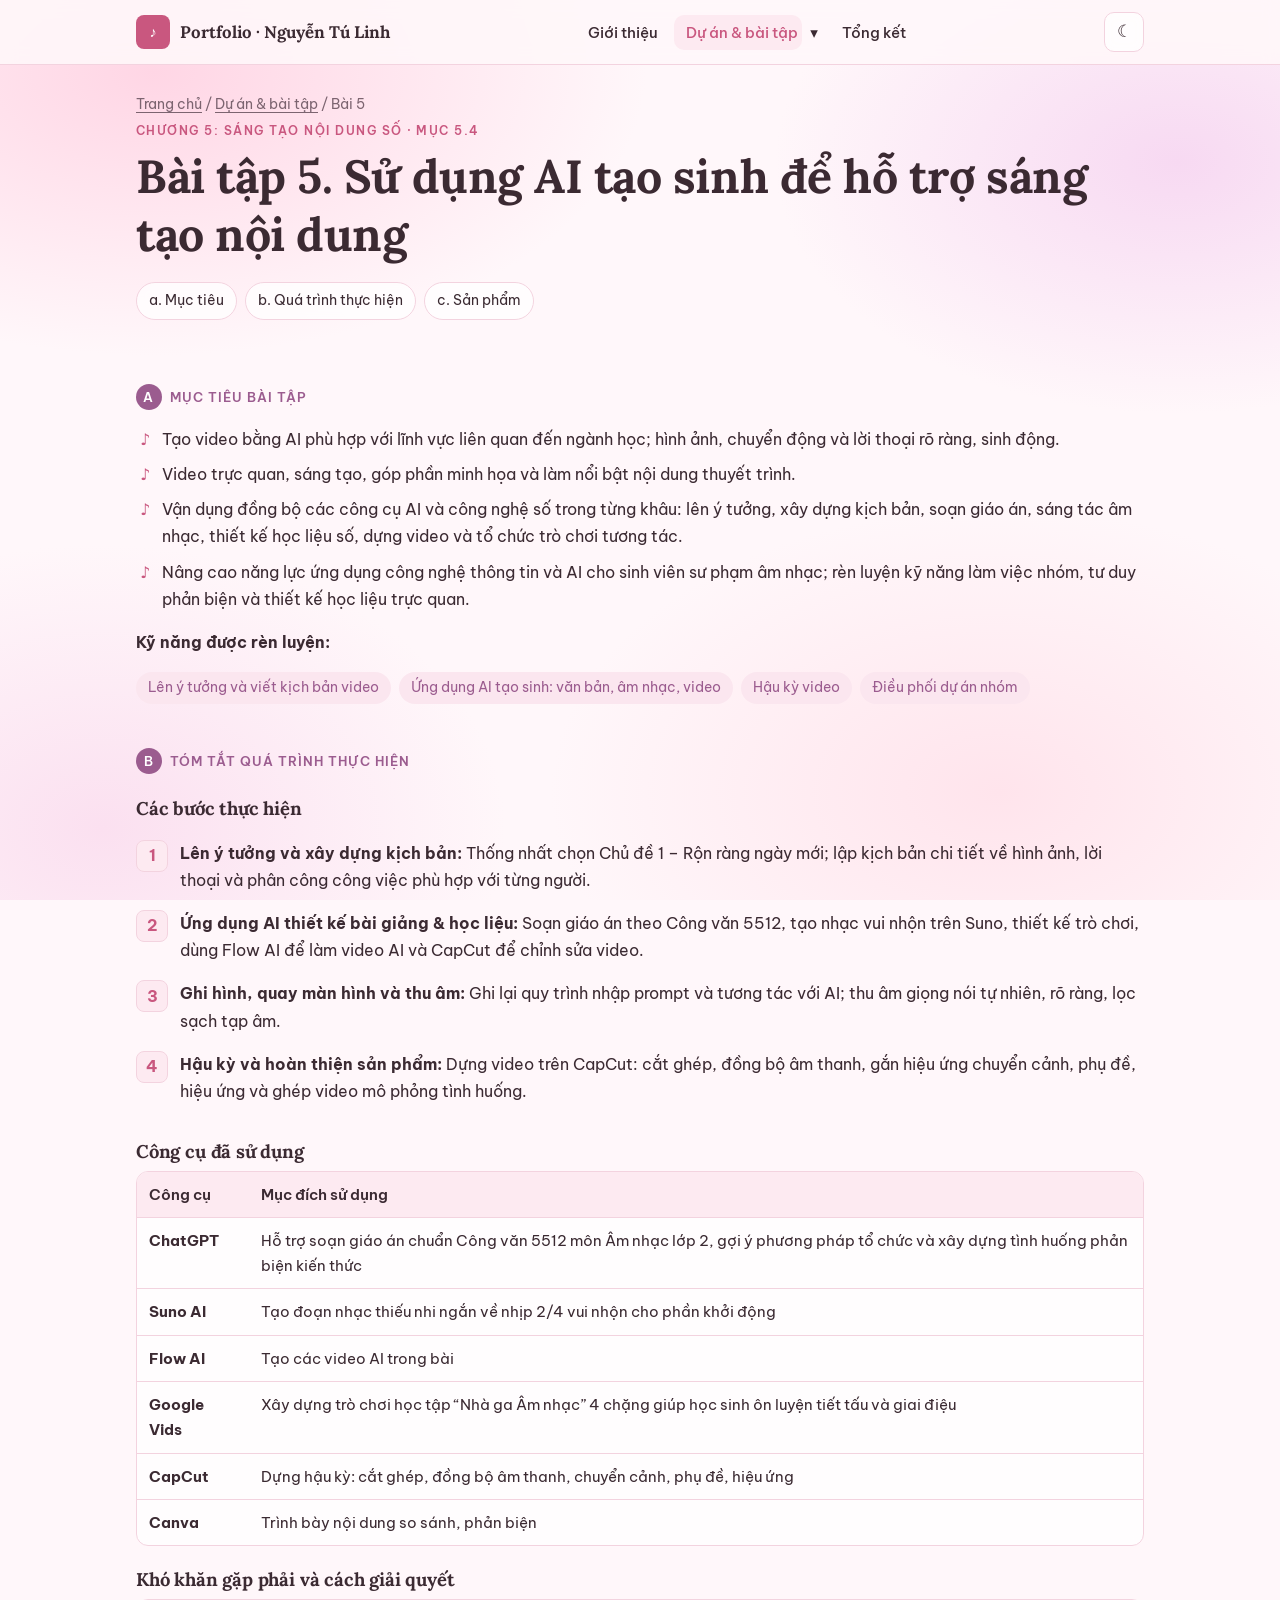
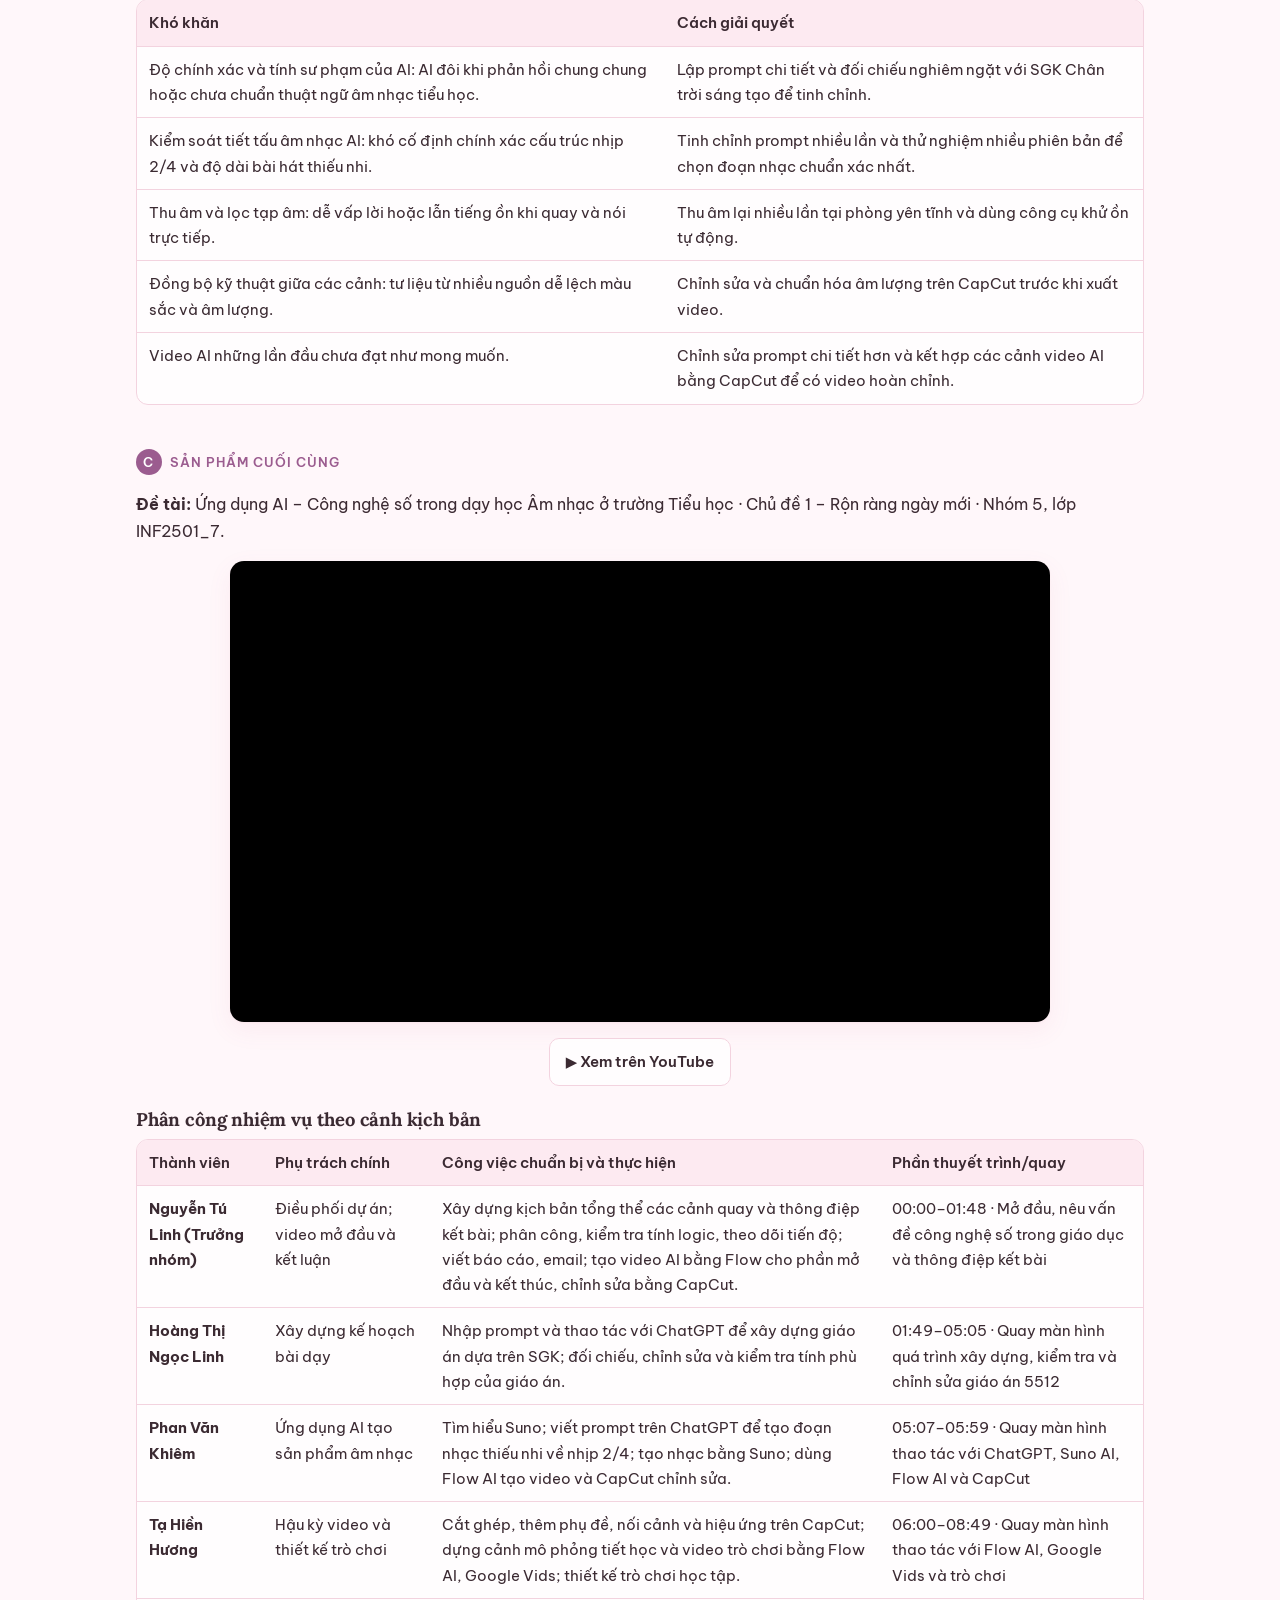
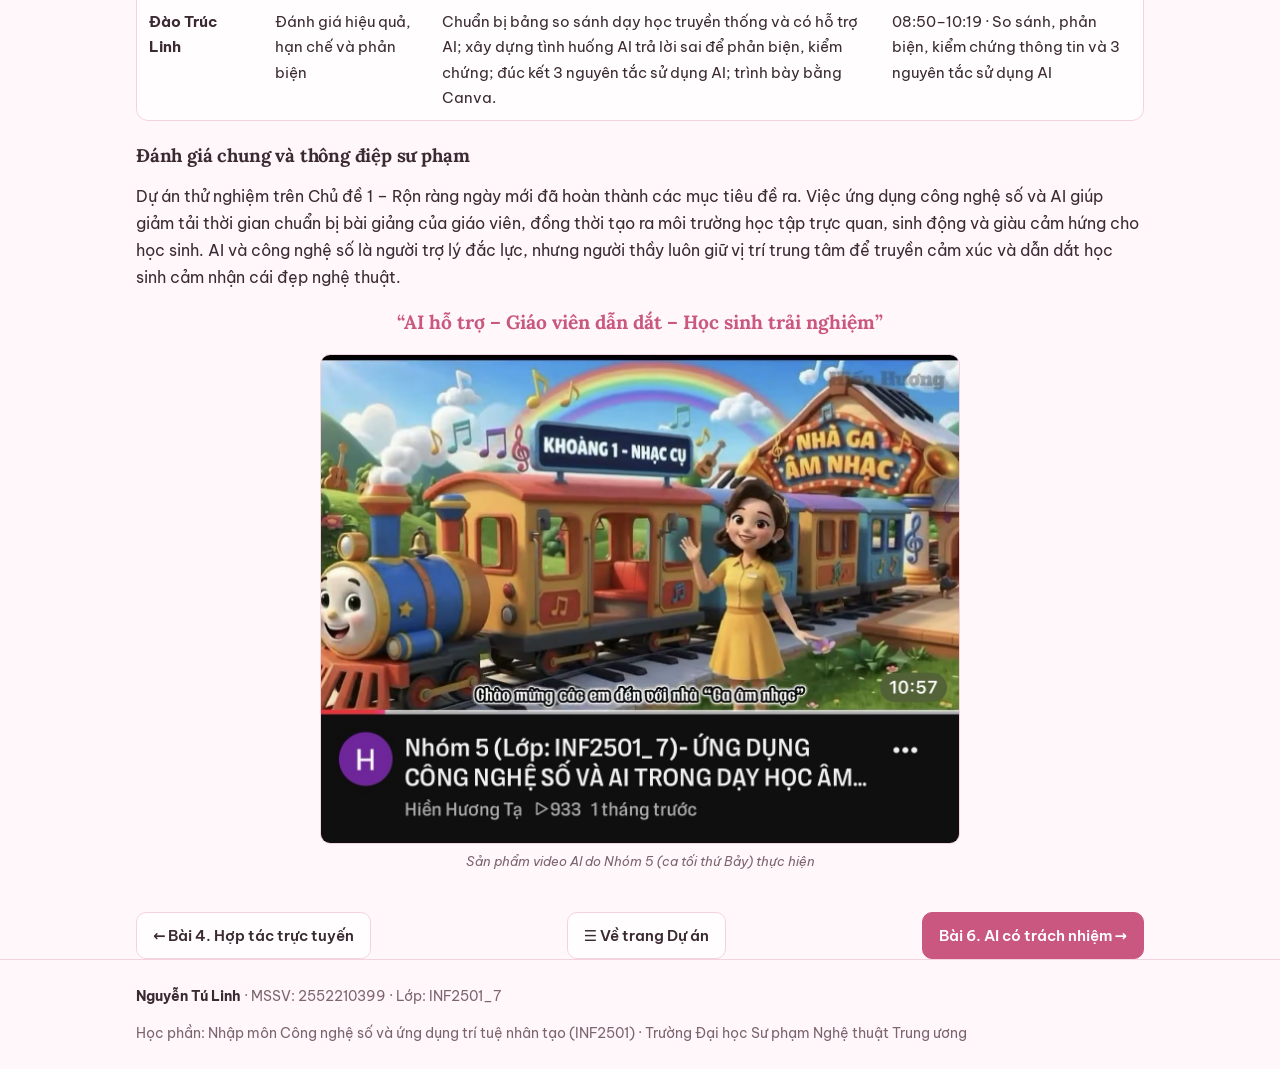
<file: projects/bai-5.html>
<!doctype html>
<html lang="vi">
<head>
<meta charset="utf-8">
<meta name="viewport" content="width=device-width, initial-scale=1">
<title>Bài 5. Sử dụng AI tạo sinh để hỗ trợ sáng tạo nội dung · Portfolio Nguyễn Tú Linh</title>
<meta name="description" content="Tạo video bằng AI phù hợp với lĩnh vực liên quan đến ngành học; hình ảnh, chuyển động và lời thoại rõ ràng, sinh động.">
<meta name="author" content="Nguyễn Tú Linh">
<link rel="preconnect" href="https://fonts.googleapis.com"><link rel="preconnect" href="https://fonts.gstatic.com" crossorigin>
<link href="https://fonts.googleapis.com/css2?family=Be+Vietnam+Pro:wght@400;500;600;700&family=Lora:ital,wght@0,500;0,700;1,500&display=swap" rel="stylesheet">
<link rel="stylesheet" href="../assets/css/style.css">
<link rel="icon" href="data:image/svg+xml,<svg xmlns='http://www.w3.org/2000/svg' viewBox='0 0 32 32'><rect width='32' height='32' rx='7' fill='%23e07a9b'/><text x='16' y='22' font-size='16' text-anchor='middle' fill='white' font-family='Georgia'>♪</text></svg>">
</head>
<body>
<a class="skip" href="#main">Bỏ qua điều hướng</a>
<header class="site-header">
  <div class="wrap nav">
    <a class="brand" href="../index.html"><span class="seal">♪</span><span>Portfolio · Nguyễn Tú Linh</span></a>
    <ul class="menu" id="menu">
      <li><a href="../index.html#gioi-thieu" data-spy="gioi-thieu">Giới thiệu</a></li>
      <li class="has-sub"><a href="../index.html#du-an" data-spy="du-an" aria-current="page">Dự án & bài tập</a><button class="drop" aria-expanded="false" aria-label="Mở danh sách bài tập">▾</button>
        <ul class="submenu"><li><a href="../projects/bai-1.html">Bài 1. Thao tác cơ bản với tệp tin và thư mục<small>Chương 1</small></a></li><li><a href="../projects/bai-2.html">Bài 2. Tìm kiếm và đánh giá thông tin học thuật<small>Chương 2</small></a></li><li><a href="../projects/bai-3.html">Bài 3. Viết Prompt hiệu quả cho các tác vụ học tập<small>Chương 3</small></a></li><li><a href="../projects/bai-4.html">Bài 4. Sử dụng công cụ hợp tác trực tuyến cho dự án nhóm<small>Chương 4</small></a></li><li><a href="../projects/bai-5.html" aria-current="page">Bài 5. Sử dụng AI tạo sinh để hỗ trợ sáng tạo nội dung<small>Chương 5</small></a></li><li><a href="../projects/bai-6.html">Bài 6. Sử dụng AI có trách nhiệm trong học tập và nghiên cứu<small>Chương 6</small></a></li></ul></li>
      <li><a href="../index.html#tong-ket" data-spy="tong-ket">Tổng kết</a></li>
    </ul>
    <div class="tools">
      <button class="icon-btn" id="theme-toggle" aria-label="Đổi chế độ sáng/tối">☾</button>
      <button class="icon-btn burger" id="burger" aria-label="Mở menu" aria-expanded="false">☰</button>
    </div>
  </div>
</header>

<section class="hero small"><div class="wrap">
  <div class="crumbs"><a href="../index.html">Trang chủ</a> / <a href="../index.html#du-an">Dự án &amp; bài tập</a> / Bài 5</div>
  <div class="eyebrow">Chương 5: Sáng tạo nội dung số · mục 5.4</div>
  <h1>Bài tập 5. Sử dụng AI tạo sinh để hỗ trợ sáng tạo nội dung</h1>
  <nav class="jump" aria-label="Các phần của bài"><a href="#a">a. Mục tiêu</a><a href="#b">b. Quá trình thực hiện</a><a href="#c">c. Sản phẩm</a></nav>
</div></section>
<main id="main" class="wrap ex">
  <section id="a">
    <h2><span class="section-tag"><span>a</span>Mục tiêu bài tập</span></h2>
    <ul class="tick"><li>Tạo video bằng AI phù hợp với lĩnh vực liên quan đến ngành học; hình ảnh, chuyển động và lời thoại rõ ràng, sinh động.</li><li>Video trực quan, sáng tạo, góp phần minh họa và làm nổi bật nội dung thuyết trình.</li><li>Vận dụng đồng bộ các công cụ AI và công nghệ số trong từng khâu: lên ý tưởng, xây dựng kịch bản, soạn giáo án, sáng tác âm nhạc, thiết kế học liệu số, dựng video và tổ chức trò chơi tương tác.</li><li>Nâng cao năng lực ứng dụng công nghệ thông tin và AI cho sinh viên sư phạm âm nhạc; rèn luyện kỹ năng làm việc nhóm, tư duy phản biện và thiết kế học liệu trực quan.</li></ul>
    <p><b>Kỹ năng được rèn luyện:</b></p>
    <ul class="chips"><li>Lên ý tưởng và viết kịch bản video</li><li>Ứng dụng AI tạo sinh: văn bản, âm nhạc, video</li><li>Hậu kỳ video</li><li>Điều phối dự án nhóm</li></ul>
  </section>
  <section id="b">
    <h2><span class="section-tag"><span>b</span>Tóm tắt quá trình thực hiện</span></h2>
    <h3>Các bước thực hiện</h3><ol class="steps"><li><b>Lên ý tưởng và xây dựng kịch bản:</b> Thống nhất chọn Chủ đề 1 – Rộn ràng ngày mới; lập kịch bản chi tiết về hình ảnh, lời thoại và phân công công việc phù hợp với từng người.</li><li><b>Ứng dụng AI thiết kế bài giảng &amp; học liệu:</b> Soạn giáo án theo Công văn 5512, tạo nhạc vui nhộn trên Suno, thiết kế trò chơi, dùng Flow AI để làm video AI và CapCut để chỉnh sửa video.</li><li><b>Ghi hình, quay màn hình và thu âm:</b> Ghi lại quy trình nhập prompt và tương tác với AI; thu âm giọng nói tự nhiên, rõ ràng, lọc sạch tạp âm.</li><li><b>Hậu kỳ và hoàn thiện sản phẩm:</b> Dựng video trên CapCut: cắt ghép, đồng bộ âm thanh, gắn hiệu ứng chuyển cảnh, phụ đề, hiệu ứng và ghép video mô phỏng tình huống.</li></ol>
    <h3>Công cụ đã sử dụng</h3>
    <div class="table-wrap"><table class=""><thead><tr><th>Công cụ</th><th>Mục đích sử dụng</th></tr></thead><tbody><tr><td><b>ChatGPT</b></td><td>Hỗ trợ soạn giáo án chuẩn Công văn 5512 môn Âm nhạc lớp 2, gợi ý phương pháp tổ chức và xây dựng tình huống phản biện kiến thức</td></tr><tr><td><b>Suno AI</b></td><td>Tạo đoạn nhạc thiếu nhi ngắn về nhịp 2/4 vui nhộn cho phần khởi động</td></tr><tr><td><b>Flow AI</b></td><td>Tạo các video AI trong bài</td></tr><tr><td><b>Google Vids</b></td><td>Xây dựng trò chơi học tập “Nhà ga Âm nhạc” 4 chặng giúp học sinh ôn luyện tiết tấu và giai điệu</td></tr><tr><td><b>CapCut</b></td><td>Dựng hậu kỳ: cắt ghép, đồng bộ âm thanh, chuyển cảnh, phụ đề, hiệu ứng</td></tr><tr><td><b>Canva</b></td><td>Trình bày nội dung so sánh, phản biện</td></tr></tbody></table></div>
    <h3>Khó khăn gặp phải và cách giải quyết</h3>
    <div class="table-wrap"><table class=""><thead><tr><th>Khó khăn</th><th>Cách giải quyết</th></tr></thead><tbody><tr><td>Độ chính xác và tính sư phạm của AI: AI đôi khi phản hồi chung chung hoặc chưa chuẩn thuật ngữ âm nhạc tiểu học.</td><td>Lập prompt chi tiết và đối chiếu nghiêm ngặt với SGK Chân trời sáng tạo để tinh chỉnh.</td></tr><tr><td>Kiểm soát tiết tấu âm nhạc AI: khó cố định chính xác cấu trúc nhịp 2/4 và độ dài bài hát thiếu nhi.</td><td>Tinh chỉnh prompt nhiều lần và thử nghiệm nhiều phiên bản để chọn đoạn nhạc chuẩn xác nhất.</td></tr><tr><td>Thu âm và lọc tạp âm: dễ vấp lời hoặc lẫn tiếng ồn khi quay và nói trực tiếp.</td><td>Thu âm lại nhiều lần tại phòng yên tĩnh và dùng công cụ khử ồn tự động.</td></tr><tr><td>Đồng bộ kỹ thuật giữa các cảnh: tư liệu từ nhiều nguồn dễ lệch màu sắc và âm lượng.</td><td>Chỉnh sửa và chuẩn hóa âm lượng trên CapCut trước khi xuất video.</td></tr><tr><td>Video AI những lần đầu chưa đạt như mong muốn.</td><td>Chỉnh sửa prompt chi tiết hơn và kết hợp các cảnh video AI bằng CapCut để có video hoàn chỉnh.</td></tr></tbody></table></div>
  </section>
  <section id="c">
    <h2><span class="section-tag"><span>c</span>Sản phẩm cuối cùng</span></h2>
    <p><b>Đề tài:</b> Ứng dụng AI – Công nghệ số trong dạy học Âm nhạc ở trường Tiểu học · Chủ đề 1 – Rộn ràng ngày mới · Nhóm 5, lớp INF2501_7.</p>
        <div class="video"><iframe src="https://www.youtube-nocookie.com/embed/E42fSLc5czM" title="Video AI của Nhóm 5: Ứng dụng AI – Công nghệ số trong dạy học Âm nhạc ở trường Tiểu học" loading="lazy" allow="accelerometer; encrypted-media; gyroscope; picture-in-picture; fullscreen" allowfullscreen></iframe></div>
        <p class="center"><a class="btn" href="https://youtu.be/E42fSLc5czM" target="_blank" rel="noopener">▶ Xem trên YouTube</a></p>
        <h3>Phân công nhiệm vụ theo cảnh kịch bản</h3>
        <div class="table-wrap"><table class=""><thead><tr><th>Thành viên</th><th>Phụ trách chính</th><th>Công việc chuẩn bị và thực hiện</th><th>Phần thuyết trình/quay</th></tr></thead><tbody><tr><td><b>Nguyễn Tú Linh (Trưởng nhóm)</b></td><td>Điều phối dự án; video mở đầu và kết luận</td><td>Xây dựng kịch bản tổng thể các cảnh quay và thông điệp kết bài; phân công, kiểm tra tính logic, theo dõi tiến độ; viết báo cáo, email; tạo video AI bằng Flow cho phần mở đầu và kết thúc, chỉnh sửa bằng CapCut.</td><td>00:00–01:48 · Mở đầu, nêu vấn đề công nghệ số trong giáo dục và thông điệp kết bài</td></tr><tr><td><b>Hoàng Thị Ngọc Linh</b></td><td>Xây dựng kế hoạch bài dạy</td><td>Nhập prompt và thao tác với ChatGPT để xây dựng giáo án dựa trên SGK; đối chiếu, chỉnh sửa và kiểm tra tính phù hợp của giáo án.</td><td>01:49–05:05 · Quay màn hình quá trình xây dựng, kiểm tra và chỉnh sửa giáo án 5512</td></tr><tr><td><b>Phan Văn Khiêm</b></td><td>Ứng dụng AI tạo sản phẩm âm nhạc</td><td>Tìm hiểu Suno; viết prompt trên ChatGPT để tạo đoạn nhạc thiếu nhi về nhịp 2/4; tạo nhạc bằng Suno; dùng Flow AI tạo video và CapCut chỉnh sửa.</td><td>05:07–05:59 · Quay màn hình thao tác với ChatGPT, Suno AI, Flow AI và CapCut</td></tr><tr><td><b>Tạ Hiền Hương</b></td><td>Hậu kỳ video và thiết kế trò chơi</td><td>Cắt ghép, thêm phụ đề, nối cảnh và hiệu ứng trên CapCut; dựng cảnh mô phỏng tiết học và video trò chơi bằng Flow AI, Google Vids; thiết kế trò chơi học tập.</td><td>06:00–08:49 · Quay màn hình thao tác với Flow AI, Google Vids và trò chơi</td></tr><tr><td><b>Đào Trúc Linh</b></td><td>Đánh giá hiệu quả, hạn chế và phản biện</td><td>Chuẩn bị bảng so sánh dạy học truyền thống và có hỗ trợ AI; xây dựng tình huống AI trả lời sai để phản biện, kiểm chứng; đúc kết 3 nguyên tắc sử dụng AI; trình bày bằng Canva.</td><td>08:50–10:19 · So sánh, phản biện, kiểm chứng thông tin và 3 nguyên tắc sử dụng AI</td></tr></tbody></table></div>
        <h3>Đánh giá chung và thông điệp sư phạm</h3>
        <p>Dự án thử nghiệm trên Chủ đề 1 – Rộn ràng ngày mới đã hoàn thành các mục tiêu đề ra. Việc ứng dụng công nghệ số và AI giúp giảm tải thời gian chuẩn bị bài giảng của giáo viên, đồng thời tạo ra môi trường học tập trực quan, sinh động và giàu cảm hứng cho học sinh. AI và công nghệ số là người trợ lý đắc lực, nhưng người thầy luôn giữ vị trí trung tâm để truyền cảm xúc và dẫn dắt học sinh cảm nhận cái đẹp nghệ thuật.</p>
        <p class="slogan">“AI hỗ trợ – Giáo viên dẫn dắt – Học sinh trải nghiệm”</p>
        <div class="shots one"><figure class="shot"><button class="zoom" data-full="../assets/img/bai5/01.jpg" aria-label="Phóng to ảnh: Sản phẩm video AI do Nhóm 5 (ca tối thứ Bảy) thực hiện"><img src="../assets/img/bai5/01.jpg" alt="Sản phẩm video AI do Nhóm 5 (ca tối thứ Bảy) thực hiện" loading="lazy"></button><figcaption>Sản phẩm video AI do Nhóm 5 (ca tối thứ Bảy) thực hiện</figcaption></figure></div>
  </section>
  <nav class="pager" aria-label="Điều hướng bài tập">
    <a class="btn" href="bai-4.html">← Bài 4. Hợp tác trực tuyến</a>
    <a class="btn" href="../index.html#du-an">☰ Về trang Dự án</a>
    <a class="btn primary" href="bai-6.html">Bài 6. AI có trách nhiệm →</a>
  </nav>
</main>
<footer class="site-footer">
  <div class="wrap">
    <div><b>Nguyễn Tú Linh</b> · MSSV: 2552210399 · Lớp: INF2501_7</div>
    <div>Học phần: Nhập môn Công nghệ số và ứng dụng trí tuệ nhân tạo (INF2501) · Trường Đại học Sư phạm Nghệ thuật Trung ương</div>
  </div>
</footer>
<div class="lightbox" id="lightbox" hidden><button class="lb-close" aria-label="Đóng">✕</button><img alt=""><p></p></div>
<div class="toast" id="toast" role="status" aria-live="polite"></div>
<script src="../assets/js/main.js"></script>
</body>
</html>
</file>
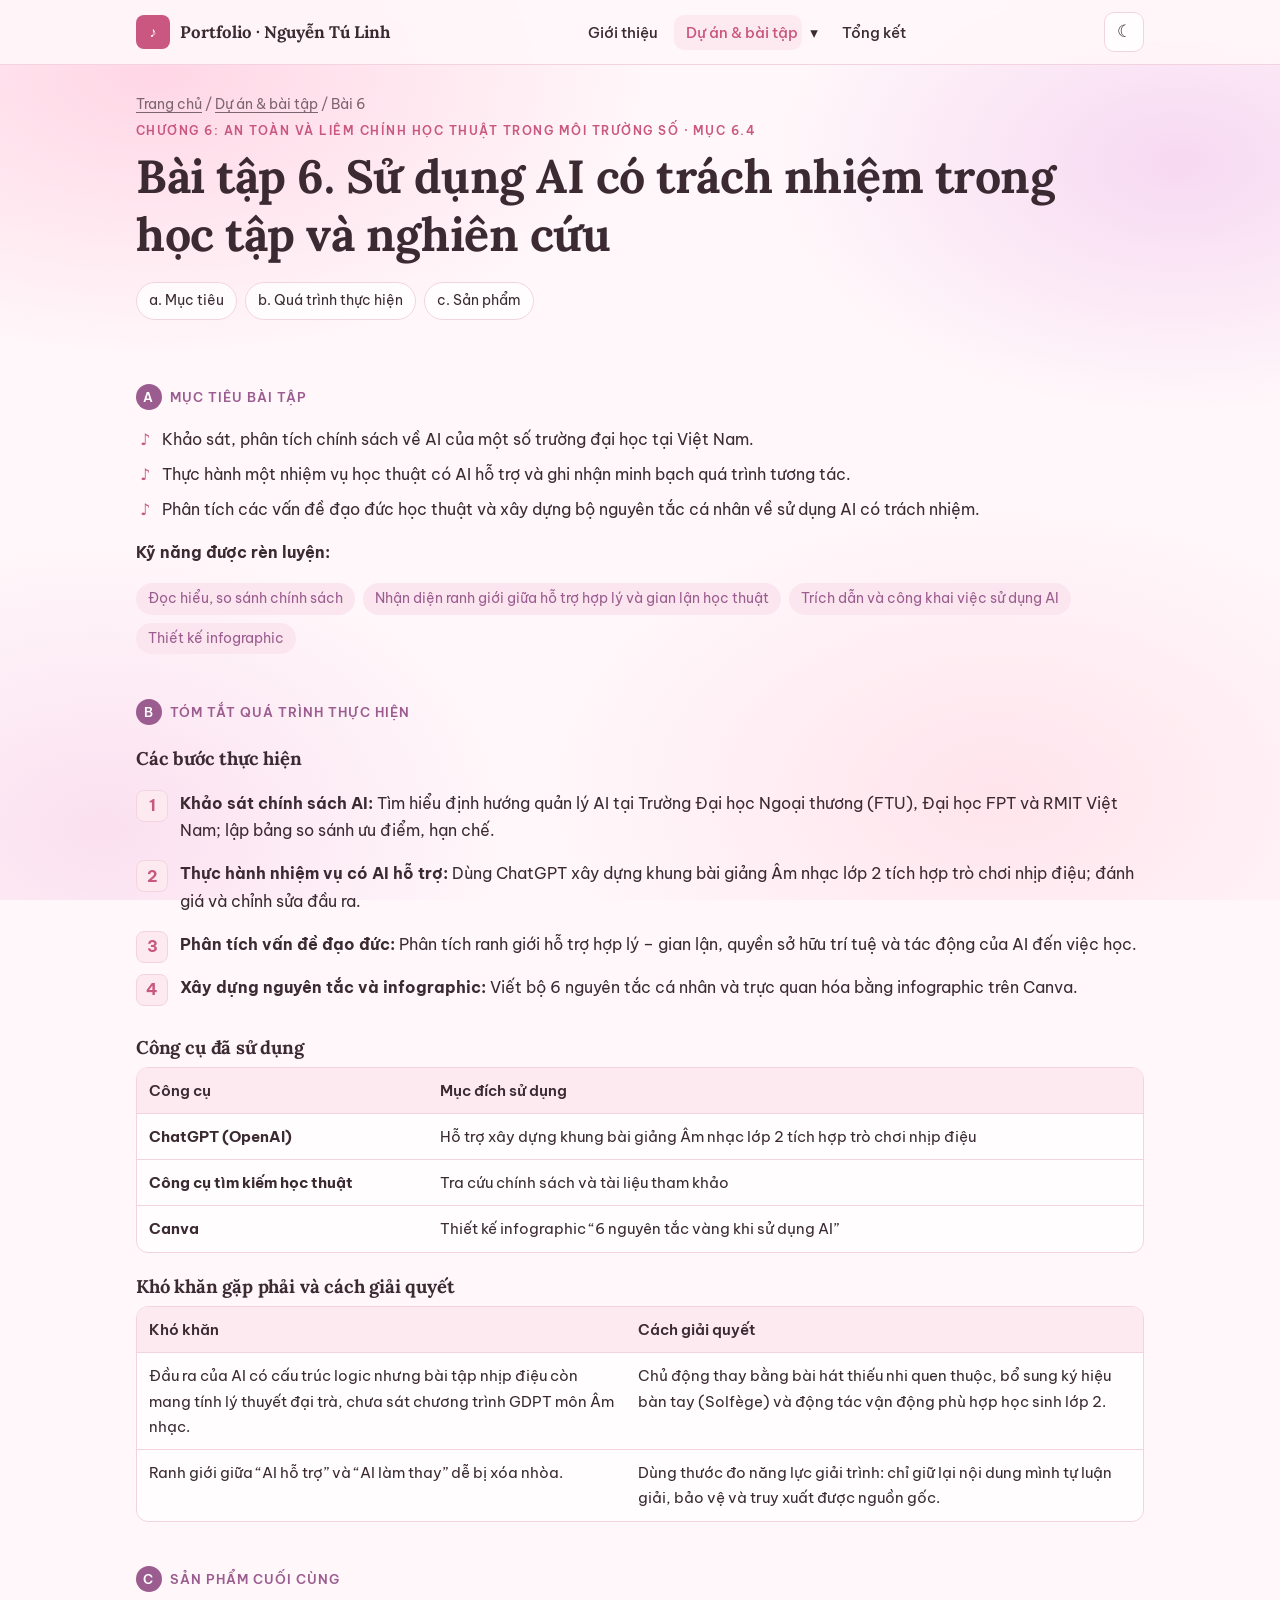
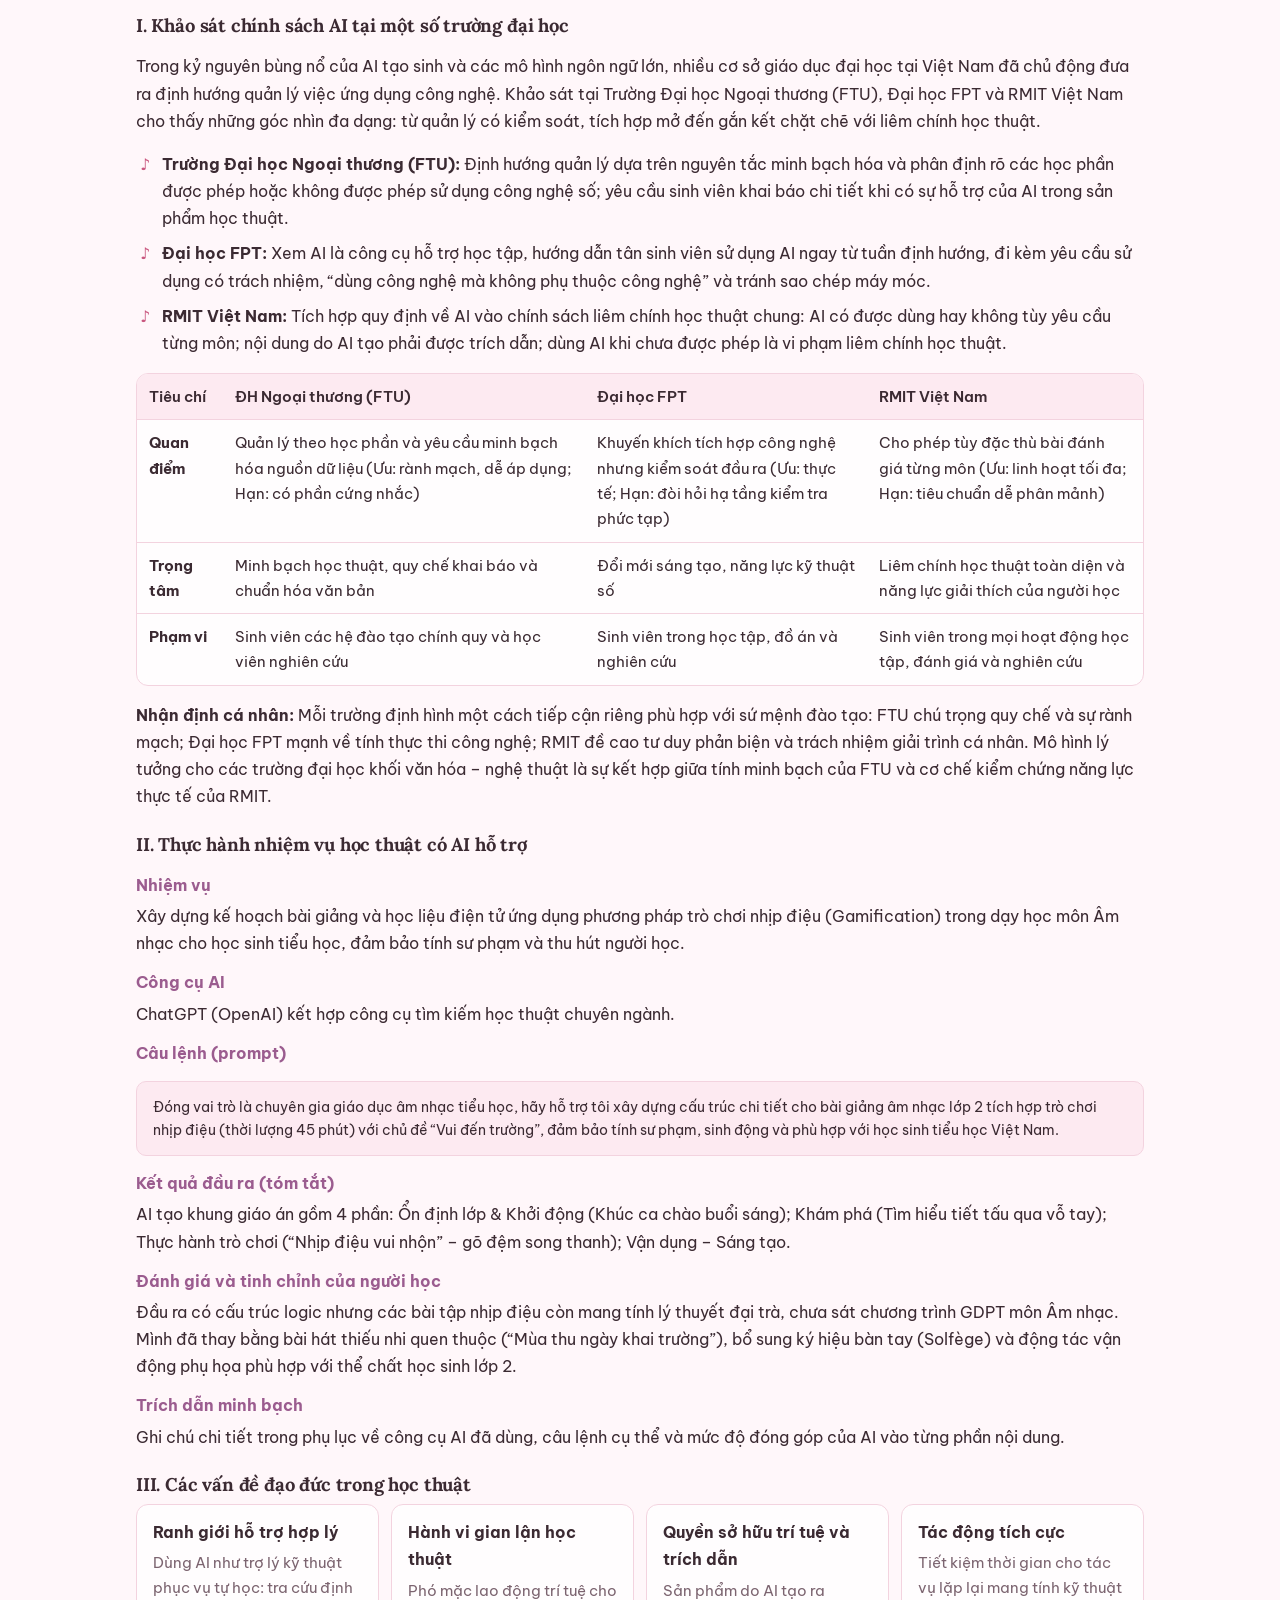
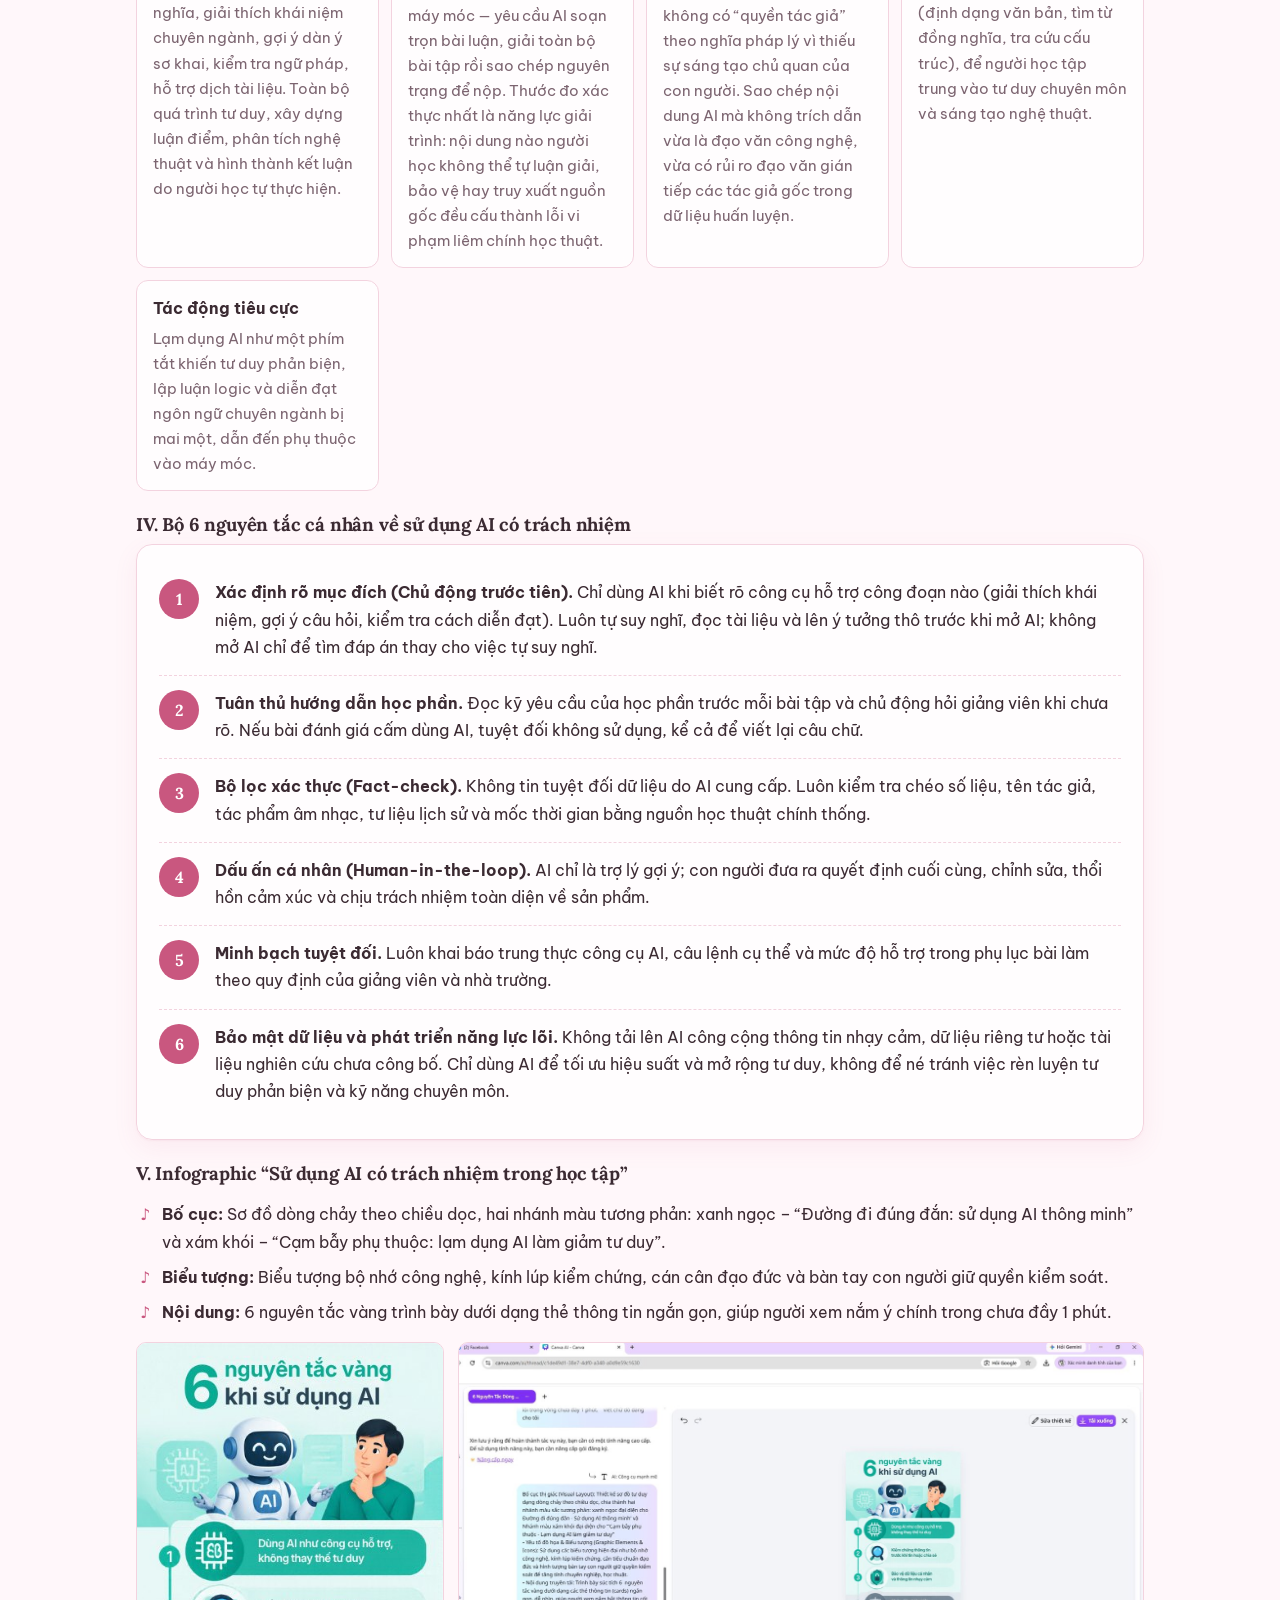
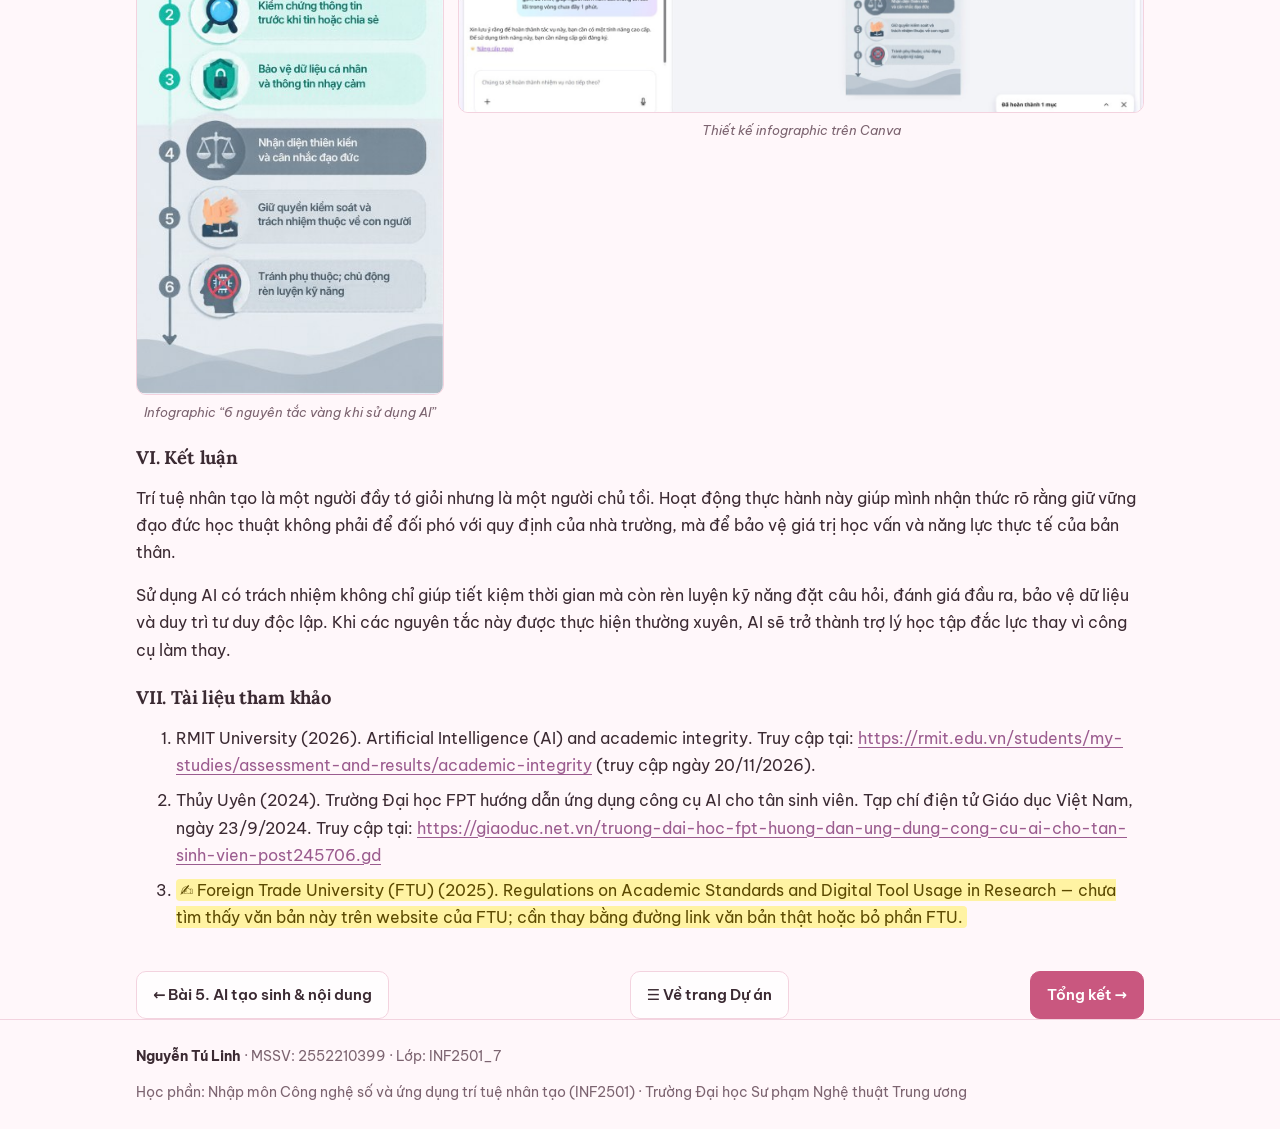
<file: projects/bai-6.html>
<!doctype html>
<html lang="vi">
<head>
<meta charset="utf-8">
<meta name="viewport" content="width=device-width, initial-scale=1">
<title>Bài 6. Sử dụng AI có trách nhiệm trong học tập và nghiên cứu · Portfolio Nguyễn Tú Linh</title>
<meta name="description" content="Khảo sát, phân tích chính sách về AI của một số trường đại học tại Việt Nam.">
<meta name="author" content="Nguyễn Tú Linh">
<link rel="preconnect" href="https://fonts.googleapis.com"><link rel="preconnect" href="https://fonts.gstatic.com" crossorigin>
<link href="https://fonts.googleapis.com/css2?family=Be+Vietnam+Pro:wght@400;500;600;700&family=Lora:ital,wght@0,500;0,700;1,500&display=swap" rel="stylesheet">
<link rel="stylesheet" href="../assets/css/style.css">
<link rel="icon" href="data:image/svg+xml,<svg xmlns='http://www.w3.org/2000/svg' viewBox='0 0 32 32'><rect width='32' height='32' rx='7' fill='%23e07a9b'/><text x='16' y='22' font-size='16' text-anchor='middle' fill='white' font-family='Georgia'>♪</text></svg>">
</head>
<body>
<a class="skip" href="#main">Bỏ qua điều hướng</a>
<header class="site-header">
  <div class="wrap nav">
    <a class="brand" href="../index.html"><span class="seal">♪</span><span>Portfolio · Nguyễn Tú Linh</span></a>
    <ul class="menu" id="menu">
      <li><a href="../index.html#gioi-thieu" data-spy="gioi-thieu">Giới thiệu</a></li>
      <li class="has-sub"><a href="../index.html#du-an" data-spy="du-an" aria-current="page">Dự án & bài tập</a><button class="drop" aria-expanded="false" aria-label="Mở danh sách bài tập">▾</button>
        <ul class="submenu"><li><a href="../projects/bai-1.html">Bài 1. Thao tác cơ bản với tệp tin và thư mục<small>Chương 1</small></a></li><li><a href="../projects/bai-2.html">Bài 2. Tìm kiếm và đánh giá thông tin học thuật<small>Chương 2</small></a></li><li><a href="../projects/bai-3.html">Bài 3. Viết Prompt hiệu quả cho các tác vụ học tập<small>Chương 3</small></a></li><li><a href="../projects/bai-4.html">Bài 4. Sử dụng công cụ hợp tác trực tuyến cho dự án nhóm<small>Chương 4</small></a></li><li><a href="../projects/bai-5.html">Bài 5. Sử dụng AI tạo sinh để hỗ trợ sáng tạo nội dung<small>Chương 5</small></a></li><li><a href="../projects/bai-6.html" aria-current="page">Bài 6. Sử dụng AI có trách nhiệm trong học tập và nghiên cứu<small>Chương 6</small></a></li></ul></li>
      <li><a href="../index.html#tong-ket" data-spy="tong-ket">Tổng kết</a></li>
    </ul>
    <div class="tools">
      <button class="icon-btn" id="theme-toggle" aria-label="Đổi chế độ sáng/tối">☾</button>
      <button class="icon-btn burger" id="burger" aria-label="Mở menu" aria-expanded="false">☰</button>
    </div>
  </div>
</header>

<section class="hero small"><div class="wrap">
  <div class="crumbs"><a href="../index.html">Trang chủ</a> / <a href="../index.html#du-an">Dự án &amp; bài tập</a> / Bài 6</div>
  <div class="eyebrow">Chương 6: An toàn và liêm chính học thuật trong môi trường số · mục 6.4</div>
  <h1>Bài tập 6. Sử dụng AI có trách nhiệm trong học tập và nghiên cứu</h1>
  <nav class="jump" aria-label="Các phần của bài"><a href="#a">a. Mục tiêu</a><a href="#b">b. Quá trình thực hiện</a><a href="#c">c. Sản phẩm</a></nav>
</div></section>
<main id="main" class="wrap ex">
  <section id="a">
    <h2><span class="section-tag"><span>a</span>Mục tiêu bài tập</span></h2>
    <ul class="tick"><li>Khảo sát, phân tích chính sách về AI của một số trường đại học tại Việt Nam.</li><li>Thực hành một nhiệm vụ học thuật có AI hỗ trợ và ghi nhận minh bạch quá trình tương tác.</li><li>Phân tích các vấn đề đạo đức học thuật và xây dựng bộ nguyên tắc cá nhân về sử dụng AI có trách nhiệm.</li></ul>
    <p><b>Kỹ năng được rèn luyện:</b></p>
    <ul class="chips"><li>Đọc hiểu, so sánh chính sách</li><li>Nhận diện ranh giới giữa hỗ trợ hợp lý và gian lận học thuật</li><li>Trích dẫn và công khai việc sử dụng AI</li><li>Thiết kế infographic</li></ul>
  </section>
  <section id="b">
    <h2><span class="section-tag"><span>b</span>Tóm tắt quá trình thực hiện</span></h2>
    <h3>Các bước thực hiện</h3><ol class="steps"><li><b>Khảo sát chính sách AI:</b> Tìm hiểu định hướng quản lý AI tại Trường Đại học Ngoại thương (FTU), Đại học FPT và RMIT Việt Nam; lập bảng so sánh ưu điểm, hạn chế.</li><li><b>Thực hành nhiệm vụ có AI hỗ trợ:</b> Dùng ChatGPT xây dựng khung bài giảng Âm nhạc lớp 2 tích hợp trò chơi nhịp điệu; đánh giá và chỉnh sửa đầu ra.</li><li><b>Phân tích vấn đề đạo đức:</b> Phân tích ranh giới hỗ trợ hợp lý – gian lận, quyền sở hữu trí tuệ và tác động của AI đến việc học.</li><li><b>Xây dựng nguyên tắc và infographic:</b> Viết bộ 6 nguyên tắc cá nhân và trực quan hóa bằng infographic trên Canva.</li></ol>
    <h3>Công cụ đã sử dụng</h3>
    <div class="table-wrap"><table class=""><thead><tr><th>Công cụ</th><th>Mục đích sử dụng</th></tr></thead><tbody><tr><td><b>ChatGPT (OpenAI)</b></td><td>Hỗ trợ xây dựng khung bài giảng Âm nhạc lớp 2 tích hợp trò chơi nhịp điệu</td></tr><tr><td><b>Công cụ tìm kiếm học thuật</b></td><td>Tra cứu chính sách và tài liệu tham khảo</td></tr><tr><td><b>Canva</b></td><td>Thiết kế infographic “6 nguyên tắc vàng khi sử dụng AI”</td></tr></tbody></table></div>
    <h3>Khó khăn gặp phải và cách giải quyết</h3>
    <div class="table-wrap"><table class=""><thead><tr><th>Khó khăn</th><th>Cách giải quyết</th></tr></thead><tbody><tr><td>Đầu ra của AI có cấu trúc logic nhưng bài tập nhịp điệu còn mang tính lý thuyết đại trà, chưa sát chương trình GDPT môn Âm nhạc.</td><td>Chủ động thay bằng bài hát thiếu nhi quen thuộc, bổ sung ký hiệu bàn tay (Solfège) và động tác vận động phù hợp học sinh lớp 2.</td></tr><tr><td>Ranh giới giữa “AI hỗ trợ” và “AI làm thay” dễ bị xóa nhòa.</td><td>Dùng thước đo năng lực giải trình: chỉ giữ lại nội dung mình tự luận giải, bảo vệ và truy xuất được nguồn gốc.</td></tr></tbody></table></div>
  </section>
  <section id="c">
    <h2><span class="section-tag"><span>c</span>Sản phẩm cuối cùng</span></h2>
    <h3>I. Khảo sát chính sách AI tại một số trường đại học</h3>
        <p>Trong kỷ nguyên bùng nổ của AI tạo sinh và các mô hình ngôn ngữ lớn, nhiều cơ sở giáo dục đại học tại Việt Nam đã chủ động đưa ra định hướng quản lý việc ứng dụng công nghệ. Khảo sát tại Trường Đại học Ngoại thương (FTU), Đại học FPT và RMIT Việt Nam cho thấy những góc nhìn đa dạng: từ quản lý có kiểm soát, tích hợp mở đến gắn kết chặt chẽ với liêm chính học thuật.</p>
        <ul class="tick"><li><b>Trường Đại học Ngoại thương (FTU):</b> Định hướng quản lý dựa trên nguyên tắc minh bạch hóa và phân định rõ các học phần được phép hoặc không được phép sử dụng công nghệ số; yêu cầu sinh viên khai báo chi tiết khi có sự hỗ trợ của AI trong sản phẩm học thuật.</li><li><b>Đại học FPT:</b> Xem AI là công cụ hỗ trợ học tập, hướng dẫn tân sinh viên sử dụng AI ngay từ tuần định hướng, đi kèm yêu cầu sử dụng có trách nhiệm, “dùng công nghệ mà không phụ thuộc công nghệ” và tránh sao chép máy móc.</li><li><b>RMIT Việt Nam:</b> Tích hợp quy định về AI vào chính sách liêm chính học thuật chung: AI có được dùng hay không tùy yêu cầu từng môn; nội dung do AI tạo phải được trích dẫn; dùng AI khi chưa được phép là vi phạm liêm chính học thuật.</li></ul>
        <div class="table-wrap"><table class=""><thead><tr><th>Tiêu chí</th><th>ĐH Ngoại thương (FTU)</th><th>Đại học FPT</th><th>RMIT Việt Nam</th></tr></thead><tbody><tr><td><b>Quan điểm</b></td><td>Quản lý theo học phần và yêu cầu minh bạch hóa nguồn dữ liệu (Ưu: rành mạch, dễ áp dụng; Hạn: có phần cứng nhắc)</td><td>Khuyến khích tích hợp công nghệ nhưng kiểm soát đầu ra (Ưu: thực tế; Hạn: đòi hỏi hạ tầng kiểm tra phức tạp)</td><td>Cho phép tùy đặc thù bài đánh giá từng môn (Ưu: linh hoạt tối đa; Hạn: tiêu chuẩn dễ phân mảnh)</td></tr><tr><td><b>Trọng tâm</b></td><td>Minh bạch học thuật, quy chế khai báo và chuẩn hóa văn bản</td><td>Đổi mới sáng tạo, năng lực kỹ thuật số</td><td>Liêm chính học thuật toàn diện và năng lực giải thích của người học</td></tr><tr><td><b>Phạm vi</b></td><td>Sinh viên các hệ đào tạo chính quy và học viên nghiên cứu</td><td>Sinh viên trong học tập, đồ án và nghiên cứu</td><td>Sinh viên trong mọi hoạt động học tập, đánh giá và nghiên cứu</td></tr></tbody></table></div>
        <p><b>Nhận định cá nhân:</b> Mỗi trường định hình một cách tiếp cận riêng phù hợp với sứ mệnh đào tạo: FTU chú trọng quy chế và sự rành mạch; Đại học FPT mạnh về tính thực thi công nghệ; RMIT đề cao tư duy phản biện và trách nhiệm giải trình cá nhân. Mô hình lý tưởng cho các trường đại học khối văn hóa – nghệ thuật là sự kết hợp giữa tính minh bạch của FTU và cơ chế kiểm chứng năng lực thực tế của RMIT.</p>
        <h3>II. Thực hành nhiệm vụ học thuật có AI hỗ trợ</h3>
        <dl class="dl">
          <dt>Nhiệm vụ</dt><dd>Xây dựng kế hoạch bài giảng và học liệu điện tử ứng dụng phương pháp trò chơi nhịp điệu (Gamification) trong dạy học môn Âm nhạc cho học sinh tiểu học, đảm bảo tính sư phạm và thu hút người học.</dd>
          <dt>Công cụ AI</dt><dd>ChatGPT (OpenAI) kết hợp công cụ tìm kiếm học thuật chuyên ngành.</dd>
          <dt>Câu lệnh (prompt)</dt><dd><pre>Đóng vai trò là chuyên gia giáo dục âm nhạc tiểu học, hãy hỗ trợ tôi xây dựng cấu trúc chi tiết cho bài giảng âm nhạc lớp 2 tích hợp trò chơi nhịp điệu (thời lượng 45 phút) với chủ đề “Vui đến trường”, đảm bảo tính sư phạm, sinh động và phù hợp với học sinh tiểu học Việt Nam.</pre></dd>
          <dt>Kết quả đầu ra (tóm tắt)</dt><dd>AI tạo khung giáo án gồm 4 phần: Ổn định lớp &amp; Khởi động (Khúc ca chào buổi sáng); Khám phá (Tìm hiểu tiết tấu qua vỗ tay); Thực hành trò chơi (“Nhịp điệu vui nhộn” – gõ đệm song thanh); Vận dụng – Sáng tạo.</dd>
          <dt>Đánh giá và tinh chỉnh của người học</dt><dd>Đầu ra có cấu trúc logic nhưng các bài tập nhịp điệu còn mang tính lý thuyết đại trà, chưa sát chương trình GDPT môn Âm nhạc. Mình đã thay bằng bài hát thiếu nhi quen thuộc (“Mùa thu ngày khai trường”), bổ sung ký hiệu bàn tay (Solfège) và động tác vận động phụ họa phù hợp với thể chất học sinh lớp 2.</dd>
          <dt>Trích dẫn minh bạch</dt><dd>Ghi chú chi tiết trong phụ lục về công cụ AI đã dùng, câu lệnh cụ thể và mức độ đóng góp của AI vào từng phần nội dung.</dd>
        </dl>
        <h3>III. Các vấn đề đạo đức trong học thuật</h3>
        <div class="mini-grid"><div class="mini"><b>Ranh giới hỗ trợ hợp lý</b><p>Dùng AI như trợ lý kỹ thuật phục vụ tự học: tra cứu định nghĩa, giải thích khái niệm chuyên ngành, gợi ý dàn ý sơ khai, kiểm tra ngữ pháp, hỗ trợ dịch tài liệu. Toàn bộ quá trình tư duy, xây dựng luận điểm, phân tích nghệ thuật và hình thành kết luận do người học tự thực hiện.</p></div><div class="mini"><b>Hành vi gian lận học thuật</b><p>Phó mặc lao động trí tuệ cho máy móc — yêu cầu AI soạn trọn bài luận, giải toàn bộ bài tập rồi sao chép nguyên trạng để nộp. Thước đo xác thực nhất là năng lực giải trình: nội dung nào người học không thể tự luận giải, bảo vệ hay truy xuất nguồn gốc đều cấu thành lỗi vi phạm liêm chính học thuật.</p></div><div class="mini"><b>Quyền sở hữu trí tuệ và trích dẫn</b><p>Sản phẩm do AI tạo ra không có “quyền tác giả” theo nghĩa pháp lý vì thiếu sự sáng tạo chủ quan của con người. Sao chép nội dung AI mà không trích dẫn vừa là đạo văn công nghệ, vừa có rủi ro đạo văn gián tiếp các tác giả gốc trong dữ liệu huấn luyện.</p></div><div class="mini"><b>Tác động tích cực</b><p>Tiết kiệm thời gian cho tác vụ lặp lại mang tính kỹ thuật (định dạng văn bản, tìm từ đồng nghĩa, tra cứu cấu trúc), để người học tập trung vào tư duy chuyên môn và sáng tạo nghệ thuật.</p></div><div class="mini"><b>Tác động tiêu cực</b><p>Lạm dụng AI như một phím tắt khiến tư duy phản biện, lập luận logic và diễn đạt ngôn ngữ chuyên ngành bị mai một, dẫn đến phụ thuộc vào máy móc.</p></div></div>
        <h3>IV. Bộ 6 nguyên tắc cá nhân về sử dụng AI có trách nhiệm</h3>
        <div class="card"><div class="principle"><span class="n">1</span><div><b>Xác định rõ mục đích (Chủ động trước tiên).</b> Chỉ dùng AI khi biết rõ công cụ hỗ trợ công đoạn nào (giải thích khái niệm, gợi ý câu hỏi, kiểm tra cách diễn đạt). Luôn tự suy nghĩ, đọc tài liệu và lên ý tưởng thô trước khi mở AI; không mở AI chỉ để tìm đáp án thay cho việc tự suy nghĩ.</div></div><div class="principle"><span class="n">2</span><div><b>Tuân thủ hướng dẫn học phần.</b> Đọc kỹ yêu cầu của học phần trước mỗi bài tập và chủ động hỏi giảng viên khi chưa rõ. Nếu bài đánh giá cấm dùng AI, tuyệt đối không sử dụng, kể cả để viết lại câu chữ.</div></div><div class="principle"><span class="n">3</span><div><b>Bộ lọc xác thực (Fact-check).</b> Không tin tuyệt đối dữ liệu do AI cung cấp. Luôn kiểm tra chéo số liệu, tên tác giả, tác phẩm âm nhạc, tư liệu lịch sử và mốc thời gian bằng nguồn học thuật chính thống.</div></div><div class="principle"><span class="n">4</span><div><b>Dấu ấn cá nhân (Human-in-the-loop).</b> AI chỉ là trợ lý gợi ý; con người đưa ra quyết định cuối cùng, chỉnh sửa, thổi hồn cảm xúc và chịu trách nhiệm toàn diện về sản phẩm.</div></div><div class="principle"><span class="n">5</span><div><b>Minh bạch tuyệt đối.</b> Luôn khai báo trung thực công cụ AI, câu lệnh cụ thể và mức độ hỗ trợ trong phụ lục bài làm theo quy định của giảng viên và nhà trường.</div></div><div class="principle"><span class="n">6</span><div><b>Bảo mật dữ liệu và phát triển năng lực lõi.</b> Không tải lên AI công cộng thông tin nhạy cảm, dữ liệu riêng tư hoặc tài liệu nghiên cứu chưa công bố. Chỉ dùng AI để tối ưu hiệu suất và mở rộng tư duy, không để né tránh việc rèn luyện tư duy phản biện và kỹ năng chuyên môn.</div></div></div>
        <h3>V. Infographic “Sử dụng AI có trách nhiệm trong học tập”</h3>
        <ul class="tick"><li><b>Bố cục:</b> Sơ đồ dòng chảy theo chiều dọc, hai nhánh màu tương phản: xanh ngọc – “Đường đi đúng đắn: sử dụng AI thông minh” và xám khói – “Cạm bẫy phụ thuộc: lạm dụng AI làm giảm tư duy”.</li><li><b>Biểu tượng:</b> Biểu tượng bộ nhớ công nghệ, kính lúp kiểm chứng, cán cân đạo đức và bàn tay con người giữ quyền kiểm soát.</li><li><b>Nội dung:</b> 6 nguyên tắc vàng trình bày dưới dạng thẻ thông tin ngắn gọn, giúp người xem nắm ý chính trong chưa đầy 1 phút.</li></ul>
        <div class="shots info"><figure class="shot"><button class="zoom" data-full="../assets/img/bai6/01.jpg" aria-label="Phóng to ảnh: Infographic “6 nguyên tắc vàng khi sử dụng AI”"><img src="../assets/img/bai6/01.jpg" alt="Infographic “6 nguyên tắc vàng khi sử dụng AI”" loading="lazy"></button><figcaption>Infographic “6 nguyên tắc vàng khi sử dụng AI”</figcaption></figure><figure class="shot"><button class="zoom" data-full="../assets/img/bai6/02.jpg" aria-label="Phóng to ảnh: Thiết kế infographic trên Canva"><img src="../assets/img/bai6/02.jpg" alt="Thiết kế infographic trên Canva" loading="lazy"></button><figcaption>Thiết kế infographic trên Canva</figcaption></figure></div>
        <h3>VI. Kết luận</h3><p>Trí tuệ nhân tạo là một người đầy tớ giỏi nhưng là một người chủ tồi. Hoạt động thực hành này giúp mình nhận thức rõ rằng giữ vững đạo đức học thuật không phải để đối phó với quy định của nhà trường, mà để bảo vệ giá trị học vấn và năng lực thực tế của bản thân.</p><p>Sử dụng AI có trách nhiệm không chỉ giúp tiết kiệm thời gian mà còn rèn luyện kỹ năng đặt câu hỏi, đánh giá đầu ra, bảo vệ dữ liệu và duy trì tư duy độc lập. Khi các nguyên tắc này được thực hiện thường xuyên, AI sẽ trở thành trợ lý học tập đắc lực thay vì công cụ làm thay.</p>
        <h3>VII. Tài liệu tham khảo</h3><ol class="refs"><li>RMIT University (2026). Artificial Intelligence (AI) and academic integrity. Truy cập tại: <a href="https://rmit.edu.vn/students/my-studies/assessment-and-results/academic-integrity" target="_blank" rel="noopener">https://rmit.edu.vn/students/my-studies/assessment-and-results/academic-integrity</a> (truy cập ngày 20/11/2026).</li><li>Thủy Uyên (2024). Trường Đại học FPT hướng dẫn ứng dụng công cụ AI cho tân sinh viên. Tạp chí điện tử Giáo dục Việt Nam, ngày 23/9/2024. Truy cập tại: <a href="https://giaoduc.net.vn/truong-dai-hoc-fpt-huong-dan-ung-dung-cong-cu-ai-cho-tan-sinh-vien-post245706.gd" target="_blank" rel="noopener">https://giaoduc.net.vn/truong-dai-hoc-fpt-huong-dan-ung-dung-cong-cu-ai-cho-tan-sinh-vien-post245706.gd</a></li><li><mark class="todo">✍ Foreign Trade University (FTU) (2025). Regulations on Academic Standards and Digital Tool Usage in Research — chưa tìm thấy văn bản này trên website của FTU; cần thay bằng đường link văn bản thật hoặc bỏ phần FTU.</mark></li></ol>
  </section>
  <nav class="pager" aria-label="Điều hướng bài tập">
    <a class="btn" href="bai-5.html">← Bài 5. AI tạo sinh &amp; nội dung</a>
    <a class="btn" href="../index.html#du-an">☰ Về trang Dự án</a>
    <a class="btn primary" href="../index.html#tong-ket">Tổng kết →</a>
  </nav>
</main>
<footer class="site-footer">
  <div class="wrap">
    <div><b>Nguyễn Tú Linh</b> · MSSV: 2552210399 · Lớp: INF2501_7</div>
    <div>Học phần: Nhập môn Công nghệ số và ứng dụng trí tuệ nhân tạo (INF2501) · Trường Đại học Sư phạm Nghệ thuật Trung ương</div>
  </div>
</footer>
<div class="lightbox" id="lightbox" hidden><button class="lb-close" aria-label="Đóng">✕</button><img alt=""><p></p></div>
<div class="toast" id="toast" role="status" aria-live="polite"></div>
<script src="../assets/js/main.js"></script>
</body>
</html>
</file>
<file: assets/css/style.css>
/* Bảng màu hồng nhạt (baby pink) */
:root {
  --paper: #fff7fa; --paper-2: #fdeaf1; --card: rgba(255,255,255,.74);
  --card-solid: #ffffff; --blob1: #ffd6e5; --blob2: #f7d9f2; --blob3: #ffe4ec; --blob4: #fbe0f0;
  --ink: #3b2a32; --ink-2: #7c6470; --line: #f3d3df;
  --son: #c9577f; --hoe: #f4a7c0; --cham: #9b5c8f; --cham-soft: #fbe6ef;
  --on-accent: #ffffff;
  --todo-bg: #fff3a3; --todo-ink: #5c4a00;
  --shadow: 0 1px 2px rgba(201,87,127,.06), 0 8px 24px rgba(201,87,127,.08);
  --radius: 16px; --max: 1040px;
  --serif: "Lora", Georgia, "Times New Roman", serif;
  --sans: "Be Vietnam Pro", system-ui, -apple-system, "Segoe UI", sans-serif;
}
@media (prefers-color-scheme: dark) {
  :root:not([data-theme="light"]) {
    --paper: #1f161a; --paper-2: #2a1d23; --card: rgba(42,28,35,.78);
    --card-solid: #26191f; --blob1: #3d2230; --blob2: #34213b; --blob3: #3a1f2b; --blob4: #2f1f33;
    --ink: #fbeef3; --ink-2: #d4b9c4; --line: #4a3340;
    --son: #f29bb8; --hoe: #f6c1d1; --cham: #e3a6cf; --cham-soft: #3a2430;
    --on-accent: #2a1520;
    --todo-bg: #4a4000; --todo-ink: #fff3a3;
  }
}
:root[data-theme="dark"] {
  --paper: #1f161a; --paper-2: #2a1d23; --card: rgba(42,28,35,.78);
    --card-solid: #26191f; --blob1: #3d2230; --blob2: #34213b; --blob3: #3a1f2b; --blob4: #2f1f33;
  --ink: #fbeef3; --ink-2: #d4b9c4; --line: #4a3340;
  --son: #f29bb8; --hoe: #f6c1d1; --cham: #e3a6cf; --cham-soft: #3a2430;
  --on-accent: #2a1520;
  --todo-bg: #4a4000; --todo-ink: #fff3a3;
}

* { box-sizing: border-box; }
html { scroll-behavior: smooth; }
body { margin: 0; background: var(--paper); color: var(--ink); font: 16px/1.7 var(--sans); }
img, svg { max-width: 100%; height: auto; }
a { color: var(--cham); text-underline-offset: 3px; }
a:hover { color: var(--son); }
h1, h2, h3 { font-family: var(--serif); line-height: 1.25; letter-spacing: -.01em; }
h1 { font-size: clamp(1.9rem, 4.5vw, 2.9rem); margin: .2em 0 .4em; }
h2 { font-size: clamp(1.35rem, 3vw, 1.75rem); margin: 2.2rem 0 .8rem; }
h3 { font-size: 1.15rem; margin: 1.4rem 0 .5rem; }
.wrap { max-width: var(--max); margin: 0 auto; padding: 0 16px; }
.skip { position: absolute; left: -999px; } .skip:focus { left: 16px; top: 8px; background: var(--card); padding: 8px; z-index: 99; }

/* ---------- Header / nav ---------- */
.site-header { position: sticky; top: 0; z-index: 50; background: color-mix(in srgb, var(--paper) 88%, transparent); backdrop-filter: blur(8px); border-bottom: 1px solid var(--line); }
.nav { display: flex; align-items: center; justify-content: space-between; gap: 12px; min-height: 64px; }
.brand { display: flex; align-items: center; gap: 10px; font-family: var(--serif); font-weight: 700; color: var(--ink); text-decoration: none; font-size: 1.05rem; }
.brand .seal { width: 34px; height: 34px; border-radius: 8px; background: var(--son); color: var(--on-accent); display: grid; place-items: center; font-size: .9rem; }
.menu { display: flex; gap: 4px; list-style: none; margin: 0; padding: 0; align-items: center; }
.menu > li { position: relative; }
.menu a, .menu button.drop { display: block; padding: 8px 12px; border-radius: 10px; color: var(--ink); text-decoration: none; font: 500 .95rem var(--sans); background: none; border: 0; cursor: pointer; }
.menu a:hover, .menu button.drop:hover, .menu a[aria-current="page"] { background: var(--paper-2); color: var(--son); }
.submenu { position: absolute; top: 100%; left: 0; min-width: 300px; list-style: none; margin: 6px 0 0; padding: 8px; background: var(--card); border: 1px solid var(--line); border-radius: 12px; box-shadow: var(--shadow); display: none; }
.submenu a { font-weight: 400; font-size: .92rem; }
.submenu a small { color: var(--ink-2); display: block; font-size: .78rem; }
.has-sub:hover .submenu, .has-sub:focus-within .submenu, .has-sub.open .submenu { display: block; }
.tools { display: flex; gap: 6px; align-items: center; }
.icon-btn { width: 40px; height: 40px; border-radius: 10px; border: 1px solid var(--line); background: var(--card); color: var(--ink); cursor: pointer; display: grid; place-items: center; font-size: 1.05rem; }
.burger { display: none; }
@media (max-width: 820px) {
  .burger { display: grid; }
  .menu { display: none; position: absolute; left: 0; right: 0; top: 64px; flex-direction: column; align-items: stretch; background: var(--card); border-bottom: 1px solid var(--line); padding: 8px 16px 16px; box-shadow: var(--shadow); }
  .menu.open { display: flex; }
  .submenu { position: static; display: block; box-shadow: none; border: 0; padding: 0 0 0 12px; margin: 0; min-width: 0; background: transparent; }
}

/* ---------- Hero / layout ---------- */
.hero { padding: 48px 0 28px; border-bottom: 1px solid var(--line); background: radial-gradient(900px 300px at 85% -10%, color-mix(in srgb, var(--hoe) 18%, transparent), transparent), var(--paper); }
.eyebrow { font: 600 .78rem var(--sans); letter-spacing: .12em; text-transform: uppercase; color: var(--son); }
.lead { font-size: 1.12rem; color: var(--ink-2); max-width: 68ch; }
main { padding: 8px 0 48px; }
.grid-2 { display: grid; grid-template-columns: 1.1fr .9fr; gap: 28px; align-items: start; }
.grid-3 { display: grid; grid-template-columns: repeat(3, 1fr); gap: 16px; }
@media (max-width: 820px) { .grid-2, .grid-3 { grid-template-columns: 1fr; } }
.card { background: var(--card); border: 1px solid var(--line); border-radius: var(--radius); padding: 20px 22px; box-shadow: var(--shadow); }
.card h3:first-child, .card h2:first-child { margin-top: 0; }
.profile { display: grid; grid-template-columns: 180px 1fr; gap: 28px; align-items: center; }
.profile img { width: 180px; height: 180px; border-radius: 50%; object-fit: cover; border: 4px solid var(--card); box-shadow: 0 0 0 2px var(--son); }
@media (max-width: 640px) { .profile { grid-template-columns: 1fr; text-align: center; } .profile img { margin: 0 auto; } }
.facts { list-style: none; padding: 0; margin: 0; display: grid; gap: 6px; }
.facts b { display: inline-block; min-width: 110px; color: var(--ink-2); font-weight: 500; }
.chips { display: flex; flex-wrap: wrap; gap: 8px; padding: 0; list-style: none; }
.chips li { padding: 4px 12px; border-radius: 999px; background: var(--cham-soft); color: var(--cham); font-size: .88rem; }

/* ---------- Project cards ---------- */
.proj-grid { display: grid; grid-template-columns: repeat(auto-fill, minmax(290px, 1fr)); gap: 16px; }
.proj { display: flex; flex-direction: column; gap: 6px; text-decoration: none; color: var(--ink); background: var(--card); border: 1px solid var(--line); border-radius: var(--radius); padding: 18px 20px; box-shadow: var(--shadow); transition: transform .15s ease, border-color .15s ease; }
.proj:hover { transform: translateY(-2px); border-color: var(--son); color: var(--ink); }
.proj .num { font: 700 2rem var(--serif); color: var(--son); line-height: 1; }
.proj .ch { font-size: .8rem; color: var(--ink-2); }
.proj h3 { margin: 4px 0; }
.proj .go { margin-top: auto; color: var(--cham); font-weight: 600; font-size: .9rem; }

/* ---------- Exercise page ---------- */
.crumbs { font-size: .88rem; color: var(--ink-2); margin-bottom: 6px; }
.crumbs a { color: var(--ink-2); }
.section-tag { display: inline-flex; align-items: center; gap: 8px; font: 600 .8rem var(--sans); color: var(--cham); text-transform: uppercase; letter-spacing: .08em; }
.section-tag span { width: 26px; height: 26px; display: grid; place-items: center; border-radius: 50%; background: var(--cham); color: var(--card); }
ol.steps { counter-reset: s; list-style: none; padding: 0; }
ol.steps li { counter-increment: s; position: relative; padding: 4px 0 12px 44px; }
ol.steps li::before { content: counter(s); position: absolute; left: 0; top: 4px; width: 30px; height: 30px; border-radius: 8px; background: var(--paper-2); border: 1px solid var(--line); display: grid; place-items: center; font-weight: 700; color: var(--son); }
.table-wrap { overflow-x: auto; border: 1px solid var(--line); border-radius: 12px; background: var(--card); }
table { border-collapse: collapse; width: 100%; font-size: .93rem; }
th, td { padding: 10px 12px; border-bottom: 1px solid var(--line); text-align: left; vertical-align: top; }
th { background: var(--paper-2); font-weight: 600; white-space: nowrap; }
tr:last-child td { border-bottom: 0; }
td.num, th.num { text-align: center; }
code, .mono { font-family: ui-monospace, "Cascadia Code", Consolas, monospace; font-size: .88em; background: var(--paper-2); padding: 2px 6px; border-radius: 6px; }
pre { font-family: var(--sans); white-space: pre-wrap; background: var(--paper-2); border: 1px solid var(--line); border-radius: 10px; padding: 14px 16px; font-size: .88rem; line-height: 1.6; overflow-x: auto; }
.ai-note { border-left: 4px solid var(--hoe); background: color-mix(in srgb, var(--hoe) 10%, var(--card)); padding: 12px 16px; border-radius: 0 10px 10px 0; font-size: .93rem; }
.ai-note b { color: var(--hoe); }
.figure { margin: 16px 0; }
.figure figcaption { font-size: .86rem; color: var(--ink-2); margin-top: 8px; text-align: center; font-style: italic; }
.placeholder { border: 2px dashed var(--line); border-radius: 12px; padding: 28px 16px; text-align: center; color: var(--ink-2); background: var(--paper-2); }
mark.todo, .todo { background: var(--todo-bg); color: var(--todo-ink); padding: 1px 4px; border-radius: 4px; }
.pager { display: flex; justify-content: space-between; gap: 12px; margin-top: 40px; flex-wrap: wrap; }
.btn { display: inline-flex; align-items: center; gap: 8px; padding: 10px 16px; border-radius: 10px; border: 1px solid var(--line); background: var(--card); color: var(--ink); text-decoration: none; font-weight: 600; font-size: .93rem; cursor: pointer; }
.btn:hover { border-color: var(--son); color: var(--son); }
.btn.primary { background: var(--son); color: var(--on-accent); border-color: var(--son); }
.btn.primary:hover { color: var(--on-accent); filter: brightness(1.08); }

/* Tabs (Bài 3) */
.tabs { display: flex; gap: 6px; margin: 12px 0; flex-wrap: wrap; }
.tabs button { padding: 8px 14px; border-radius: 999px; border: 1px solid var(--line); background: var(--card); color: var(--ink); cursor: pointer; font: 500 .9rem var(--sans); }
.tabs button[aria-selected="true"] { background: var(--cham); color: var(--card); border-color: var(--cham); }
.panel[hidden] { display: none; }
.vs { display: grid; grid-template-columns: 1fr 1fr; gap: 16px; }
@media (max-width: 820px) { .vs { grid-template-columns: 1fr; } }
.vs .card h4 { margin: 0 0 8px; font-family: var(--serif); }
.badge { display: inline-block; font-size: .75rem; font-weight: 700; padding: 2px 8px; border-radius: 999px; }
.badge.bad { background: color-mix(in srgb, var(--son) 15%, transparent); color: var(--son); }
.badge.good { background: var(--cham-soft); color: var(--cham); }
.bar { height: 8px; border-radius: 99px; background: var(--paper-2); overflow: hidden; min-width: 80px; }
.bar i { display: block; height: 100%; background: var(--cham); }
.bar.b i { background: var(--son); }

/* Traffic light (Bài 6) */
.lights { display: grid; grid-template-columns: repeat(3, 1fr); gap: 14px; }
@media (max-width: 820px) { .lights { grid-template-columns: 1fr; } }
.light { border-radius: var(--radius); padding: 16px 18px; border: 1px solid var(--line); background: var(--card); }
.light h4 { margin: 0 0 6px; font-family: var(--serif); }
.light.x { border-top: 6px solid #3c8d5a; } .light.v { border-top: 6px solid var(--hoe); } .light.d { border-top: 6px solid var(--son); }
.light ul { padding-left: 18px; margin: 0; }
.principle { display: grid; grid-template-columns: 44px 1fr; gap: 12px; padding: 14px 0; border-bottom: 1px dashed var(--line); }
.principle:last-child { border-bottom: 0; }
.principle .n { width: 40px; height: 40px; border-radius: 50%; background: var(--son); color: var(--on-accent); display: grid; place-items: center; font: 700 1rem var(--serif); }
.principle small { color: var(--ink-2); }
.check { display: flex; gap: 10px; align-items: flex-start; padding: 8px 0; cursor: pointer; }
.check input { width: 20px; height: 20px; accent-color: var(--cham); margin-top: 3px; flex: none; }
.meter { margin-top: 12px; font-weight: 600; }
.meter .bar { height: 12px; margin-top: 6px; }

/* Footer */
.site-footer { border-top: 1px solid var(--line); background: var(--paper-2); padding: 24px 0; font-size: .9rem; color: var(--ink-2); }
.site-footer .wrap { display: flex; justify-content: space-between; gap: 12px; flex-wrap: wrap; }
.site-footer b { color: var(--ink); }

@media print { .site-header, .pager, .tools { display: none; } }

.ai-out { border: 1px solid var(--line); border-radius: 10px; padding: 4px 14px; background: var(--paper); font-size: .92rem; }
.ai-out p { margin: .6em 0; }
.ai-out table { font-size: .85rem; } .ai-out th { white-space: normal; }
@media (max-width: 640px) { .facts { text-align: left; } }

/* =================== v2: trang chính 3 mục + trang bài tập =================== */
html { scroll-padding-top: 76px; }
h4 { font-family: var(--serif); font-size: 1.02rem; margin: 1.1rem 0 .4rem; }
.muted { color: var(--ink-2); font-size: .92rem; }
.center { text-align: center; }
.menu a.active { background: var(--paper-2); color: var(--son); }
.has-sub { display: flex; align-items: center; }
.has-sub > a { padding-right: 4px; }
.menu .has-sub > button.drop { padding: 8px 8px; }
@media (max-width: 820px) { .has-sub { flex-wrap: wrap; } .has-sub > .submenu { flex-basis: 100%; } .menu .has-sub > button.drop { display: none; } }

/* Hero trang chính */
.hero-grid { display: grid; grid-template-columns: 1.35fr .9fr; gap: 32px; align-items: center; padding: 18px 0 10px; }
@media (max-width: 860px) { .hero-grid { grid-template-columns: 1fr; } }
.hero h1 span { color: var(--son); }
.cta { display: flex; gap: 10px; flex-wrap: wrap; margin-top: 18px; }
.profile-card { background: var(--card); border: 1px solid var(--line); border-radius: 20px; padding: 26px 22px; text-align: center; box-shadow: var(--shadow); }
.profile-card img { width: 140px; height: 140px; border-radius: 50%; object-fit: cover; border: 4px solid var(--card); box-shadow: 0 0 0 2px var(--son); }
.profile-card h2 { margin: 12px 0 2px; font-size: 1.4rem; }
.profile-card .meta { color: var(--ink-2); font-size: .9rem; margin: 4px 0 10px; }
.profile-card .chips { justify-content: center; margin: 8px 0; }
.hero.small { padding: 28px 0 20px; }

/* Các khối mục trên trang chính */
.block { padding: 48px 0 52px; }
.block.alt { background: var(--paper-2); border-top: 1px solid var(--line); border-bottom: 1px solid var(--line); }
.sec-head { display: flex; justify-content: space-between; align-items: flex-end; gap: 16px; border-bottom: 2px solid var(--line); padding-bottom: 12px; margin-bottom: 22px; }
.sec-head h2 { margin: 0; }
.sec-head p { margin: 4px 0 0; color: var(--ink-2); font-size: .95rem; }
.sec-tag { font: 700 .72rem var(--sans); letter-spacing: .14em; text-transform: uppercase; color: var(--son); white-space: nowrap; }
.about-grid { display: grid; grid-template-columns: 1fr 1fr; gap: 22px; align-items: start; }
@media (max-width: 820px) { .about-grid { grid-template-columns: 1fr; } }
.card.quote { border-left: 5px solid var(--son); font-size: 1.05rem; }
.card.quote p { margin: 0; }
.about-points { display: grid; gap: 14px; }
.point { display: grid; grid-template-columns: 44px 1fr; gap: 12px; background: var(--card); border: 1px solid var(--line); border-radius: var(--radius); padding: 14px 16px; }
.point .ic { width: 40px; height: 40px; border-radius: 12px; background: var(--cham-soft); display: grid; place-items: center; font-size: 1.2rem; }
.point h3 { margin: 0 0 2px; font-size: 1.02rem; }
.point p { margin: 0; color: var(--ink-2); }
.proj .desc { color: var(--ink-2); font-size: .92rem; }
.proj h3 { font-size: 1.08rem; }
.concl { display: grid; gap: 16px; }
.concl h3 { display: flex; align-items: center; gap: 10px; }
.concl h3 .n, .principle .n { flex: none; }
.concl h3 .n { width: 30px; height: 30px; border-radius: 50%; background: var(--son); color: var(--on-accent); display: grid; place-items: center; font: 700 .95rem var(--serif); }
.chip-row { display: flex; flex-wrap: wrap; gap: 8px; }
.chip-link { padding: 7px 14px; border-radius: 999px; border: 1px solid var(--line); background: var(--paper); text-decoration: none; color: var(--ink); font-size: .9rem; font-weight: 500; }
.chip-link:hover { border-color: var(--son); color: var(--son); }
ul.tick { list-style: none; padding: 0; }
ul.tick li { position: relative; padding-left: 26px; margin: 8px 0; }
ul.tick li::before { content: "♪"; position: absolute; left: 4px; top: 0; color: var(--son); font-weight: 700; }

/* Trang bài tập */
.jump { display: flex; gap: 8px; flex-wrap: wrap; margin-top: 8px; }
.jump a { padding: 6px 12px; border-radius: 999px; border: 1px solid var(--line); background: var(--card); text-decoration: none; color: var(--ink); font-size: .88rem; }
.jump a:hover { border-color: var(--son); color: var(--son); }
main.ex section { scroll-margin-top: 80px; }
table.small { font-size: .84rem; }
table.small td, table.small th { padding: 8px 9px; }
.shots { display: grid; grid-template-columns: repeat(auto-fill, minmax(230px, 1fr)); gap: 14px; margin: 12px 0 6px; }
.shots.three { grid-template-columns: repeat(3, 1fr); }
.shots.two { grid-template-columns: repeat(2, 1fr); }
.shots.one { grid-template-columns: minmax(0, 640px); justify-content: center; }
.shots.info { grid-template-columns: minmax(0, .45fr) minmax(0, 1fr); align-items: start; }
@media (max-width: 760px) { .shots.three, .shots.two, .shots.info { grid-template-columns: 1fr; } }
.shot { margin: 0; }
.shot button.zoom { display: block; width: 100%; padding: 0; border: 1px solid var(--line); border-radius: 10px; overflow: hidden; background: var(--card); cursor: zoom-in; }
.shot img { display: block; width: 100%; height: auto; }
.shot figcaption { font-size: .82rem; color: var(--ink-2); text-align: center; margin-top: 6px; font-style: italic; }
ol.timeline { list-style: none; counter-reset: s; padding: 0; margin: 0; border-left: 2px solid var(--line); margin-left: 14px; }
ol.timeline > li { counter-increment: s; position: relative; padding: 0 0 22px 28px; }
ol.timeline > li::before { content: counter(s); position: absolute; left: -16px; top: 0; width: 30px; height: 30px; border-radius: 50%; background: var(--son); color: var(--on-accent); display: grid; place-items: center; font: 700 .9rem var(--serif); }
ol.timeline h3 { margin: 2px 0 4px; }
.craap { display: grid; grid-template-columns: repeat(5, 1fr); gap: 12px; }
.craap.six { grid-template-columns: repeat(3, 1fr); }
@media (max-width: 900px) { .craap, .craap.six { grid-template-columns: 1fr 1fr; } }
@media (max-width: 520px) { .craap, .craap.six { grid-template-columns: 1fr; } }
.cr { background: var(--card); border: 1px solid var(--line); border-radius: 12px; padding: 14px; }
.cr .L { display: inline-grid; place-items: center; width: 34px; height: 34px; border-radius: 10px; background: var(--cham); color: var(--on-accent); font: 700 1.05rem var(--serif); margin-bottom: 6px; }
.cr b { display: block; font-size: .92rem; }
.cr p { margin: 4px 0 0; font-size: .88rem; color: var(--ink-2); }
.formula { background: var(--cham-soft); border-radius: 10px; padding: 12px 16px; }
.mini-grid { display: grid; grid-template-columns: repeat(auto-fill, minmax(230px, 1fr)); gap: 12px; }
.mini { background: var(--card); border: 1px solid var(--line); border-radius: 12px; padding: 14px 16px; }
.mini p { margin: 4px 0 0; font-size: .92rem; color: var(--ink-2); }
.minutes { background: var(--card); border: 1px solid var(--line); border-radius: 12px; padding: 22px 26px; font-family: var(--serif); }
.minutes .mh { text-align: center; font-weight: 700; }
.minutes .mt { text-align: center; font-weight: 700; color: var(--son); }
.sign { display: grid; grid-template-columns: 1fr 1fr; text-align: center; margin-top: 18px; gap: 12px; }
.dl dt { font-weight: 700; margin-top: 12px; color: var(--cham); }
.dl dd { margin: 4px 0 0; }
.video { position: relative; aspect-ratio: 16 / 9; border-radius: 14px; overflow: hidden; box-shadow: var(--shadow); background: #000; max-width: 820px; margin: 12px auto; }
.video iframe { position: absolute; inset: 0; width: 100%; height: 100%; border: 0; }
.slogan { text-align: center; font: 700 1.2rem var(--serif); color: var(--son); }
ol.refs li { margin: 8px 0; word-break: break-word; }
.lightbox { position: fixed; inset: 0; z-index: 100; background: rgba(15,12,8,.88); display: grid; place-items: center; padding: 56px 16px 24px; }
.lightbox[hidden] { display: none; }
.lightbox img { max-width: min(1400px, 100%); max-height: 82vh; border-radius: 8px; }
.lightbox p { color: #f1e9da; margin: 10px 0 0; text-align: center; }
.lb-close { position: absolute; top: 12px; right: 16px; width: 42px; height: 42px; border-radius: 50%; border: 0; background: #f1e9da; color: #1f1b16; font-size: 1.1rem; cursor: pointer; }
.toast { position: fixed; left: 50%; bottom: 24px; transform: translate(-50%, 30px); opacity: 0; background: var(--ink); color: var(--paper); padding: 10px 16px; border-radius: 10px; font-size: .9rem; transition: .25s; z-index: 120; pointer-events: none; max-width: calc(100% - 32px); }
.toast.show { opacity: 1; transform: translate(-50%, 0); }
.table-wrap .badge { border-radius: 8px; padding: 4px 8px; line-height: 1.35; font-weight: 600; }
ol.timeline .shots { grid-template-columns: repeat(auto-fill, minmax(280px, 1fr)); }

/* baby pink: nền hero mềm hơn */
.hero { background: radial-gradient(900px 340px at 85% -10%, color-mix(in srgb, var(--hoe) 30%, transparent), transparent), radial-gradient(700px 300px at 0% 110%, color-mix(in srgb, var(--cham-soft) 80%, transparent), transparent), var(--paper); }
.tabs button[aria-selected="true"] { color: var(--on-accent); }
.section-tag span { color: var(--on-accent); }

/* Nền loang màu đồng nhất cho toàn trang (không chia dải) */
html { background: var(--paper); }
body { background: transparent; position: relative; }
body::before { content: ""; position: fixed; inset: 0; z-index: -1; pointer-events: none;
  background:
    radial-gradient(55% 45% at 12% 8%, var(--blob1) 0%, transparent 70%),
    radial-gradient(45% 40% at 92% 18%, var(--blob2) 0%, transparent 70%),
    radial-gradient(50% 45% at 78% 88%, var(--blob3) 0%, transparent 70%),
    radial-gradient(45% 45% at 8% 92%, var(--blob4) 0%, transparent 70%),
    var(--paper); }
.hero, .block, .block.alt, .site-footer { background: transparent; }
.hero, .block.alt { border: 0; }
.site-footer { border-top: 1px solid var(--line); }
.card, .proj, .point, .profile-card, .cr, .mini, .minutes, .table-wrap, .shot button.zoom, .jump a, .chip-link, .btn:not(.primary), .icon-btn { backdrop-filter: blur(6px); -webkit-backdrop-filter: blur(6px); }
.submenu { background: var(--card-solid); }
@media (max-width: 820px) { .menu { background: var(--card-solid); } .submenu { background: transparent; } }
</file>
